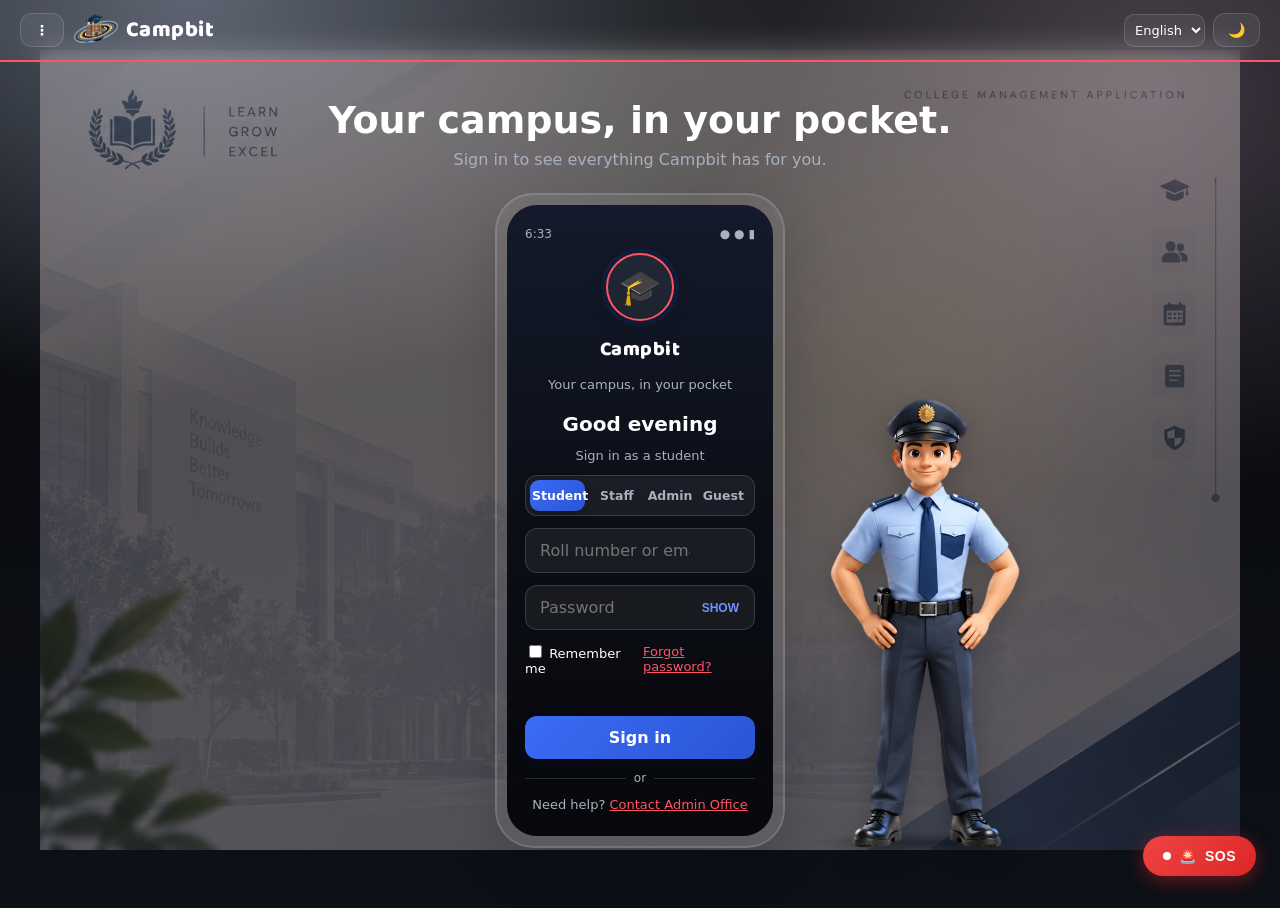
<file: website/static/index.html>
<!DOCTYPE html>
<html lang="en" data-palette="classic">
<head>
<meta charset="utf-8">
<meta name="viewport" content="width=device-width, initial-scale=1, viewport-fit=cover">
<title>CampBit</title>
<link rel="preconnect" href="https://fonts.googleapis.com">
<link rel="preconnect" href="https://fonts.gstatic.com" crossorigin>
<link href="https://fonts.googleapis.com/css2?family=Baloo+2:wght@700;800&display=swap" rel="stylesheet">
<link rel="stylesheet" href="style.css?v=20261010a">
</head>
<body>

<!-- LOGIN PAGE (only page visible before sign-in) -->
<div id="loginView">
 <header class="bar"><div class="hl"><div class="kb">
<button class="btn ghost sm kbtn" data-kb type="button" aria-label="More options" aria-haspopup="menu" aria-expanded="false">⋮</button>
<div class="menu" role="menu"><button role="menuitem" data-sheet="about" type="button"><span aria-hidden="true">ℹ️</span> About us</button>
<button role="menuitem" data-sheet="complaint" type="button"><span aria-hidden="true">📝</span> Complaint box</button>
<button role="menuitem" data-sheet="issue" type="button"><span aria-hidden="true">🐞</span> Report an issue</button></div></div>
<span class="brand brand-font"><img class="brand-logo" src="logo.png" alt="" width="40" height="29" decoding="async">Campbit</span></div>
<div class="hr"><select class="langsel" aria-label="Language"><option value="en">English</option>
<option value="hi">हिन्दी</option><option value="or">ଓଡ଼ିଆ</option></select>
<button class="btn ghost sm themebtn" data-tt type="button" aria-label="Toggle light or dark mode" title="Toggle light / dark">🌙</button></div></header>

<main id="login" class="wrap">
<div class="lead"><h1 data-ih="lead">Your campus, in your <span class="red">pocket</span>
</h1><p>Sign in to see everything Campbit has for you.</p></div>
  <div class="phone" id="phoneBox" data-role="student"><div class="screen" id="scr"><div class="scr-in" id="scrIn">
   <div class="status"><span id="clock">9:41</span><span>● ● ▮</span></div>
   <div id="formPane" style="display:flex;flex-direction:column;gap:12px">
    <div class="logo" id="roleLogo" title="Role icon"><span class="logo-emoji">🎓</span></div>
    <h2 class="brand-font">Campbit</h2><p>Your campus, in your pocket</p>
    <h2 id="greet" style="margin-top:8px">Welcome back</h2><p id="roleHint">Sign in as a student</p>
    <div class="seg" id="seg" role="tablist"><button type="button" class="on" data-role="student">Student</button>
    <button type="button" data-role="staff">Staff</button><button type="button" data-role="admin">Admin</button><button type="button" data-role="guest">Guest</button></div>
    <div class="field"><input id="user" placeholder="Roll number or email" autocomplete="username" aria-label="Roll number or email"></div>
    <div class="field"><input id="pass" type="password" placeholder="Password" autocomplete="current-password" aria-label="Password">
    <button type="button" class="show" id="toggle">SHOW</button></div>
    <div class="row"><label><input type="checkbox" id="remember"> Remember me</label>
    <a href="#" class="red" id="forgot">Forgot password?</a></div>
    <div class="err" id="err" role="alert"></div>
    <button class="btn" id="signin" type="button"><span class="spin" aria-hidden="true"></span><span class="lbl">Sign in</span></button>
    <div class="or">or</div>
    <p>Need help? <a class="red" href="mailto:admin@collegeconnect.example?subject=Help%20with%20College%20Connect">Contact Admin Office</a></p>
   </div>
   <div id="donePane" class="hidden">
    <div class="tick">✓</div><h2>You're signed in</h2><p>Welcome to Campbit.</p>
   </div>
  </div></div></div>
  <div class="mascot" aria-hidden="true"><span class="hello"></span><img class="guard" src="guard.webp" alt="" width="190" height="450" decoding="async" draggable="false"><div class="pose"><img class="guard-wave" src="guard-wave.webp" alt="" decoding="async" draggable="false"><img class="guard-hand" src="guard-hand.webp" alt="" decoding="async" draggable="false"></div><span class="wave-hand">👋</span></div>
 </main>
</div>

<!-- SITE (visible only after login) -->
<div id="siteView" class="hidden">
 <header class="bar"><div class="hl"><button class="btn ghost sm hamb" id="hamb" type="button" aria-label="Open menu" aria-expanded="false" aria-controls="drawer"><span class="hbars" aria-hidden="true"><i></i><i></i><i></i></span></button><div class="kb">
<button class="btn ghost sm kbtn" data-kb type="button" aria-label="More options" aria-haspopup="menu" aria-expanded="false">⋮</button>
<div class="menu" role="menu"><button role="menuitem" data-sheet="about" type="button"><span aria-hidden="true">ℹ️</span> About us</button>
<button role="menuitem" data-sheet="complaint" type="button"><span aria-hidden="true">📝</span> Complaint box</button>
<button role="menuitem" data-sheet="issue" type="button"><span aria-hidden="true">🐞</span> Report an issue</button>
<button role="menuitem" data-sheet="sos" type="button"><span aria-hidden="true">🚨</span> Emergency SOS &amp; Helpline</button>
</div></div><a class="brand" href="#" data-go="home">🎓 Campbit</a></div>
<div class="gsearch" id="gsearch" role="search"><span class="gicon" aria-hidden="true">🔍</span>
<input id="gq" type="search" placeholder="Search pages, notices, results…" autocomplete="off" enterkeyhint="search" aria-label="Search Campbit" aria-controls="gres" aria-expanded="false" aria-autocomplete="list">
<kbd class="gkey" aria-hidden="true">/</kbd><div class="gres" id="gres" role="listbox" hidden></div></div>
<div class="hr"><select class="langsel" aria-label="Language"><option value="en">English</option>
<option value="hi">हिन्दी</option><option value="or">ଓଡ଼ିଆ</option></select>
<button class="btn ghost sm themebtn" data-tt type="button" aria-label="Toggle light or dark mode" title="Toggle light / dark">🌙</button>
<button class="btn ghost sm" id="logout" type="button">Sign out</button></div></header>
 <div class="tabs" id="tabs" role="tablist"></div>
 <div class="wrap hidden" id="backrow"><button class="btn ghost sm" id="backBtn" data-back type="button">← Back</button></div>
 <main class="wrap">
  <section class="pg" id="pg-home"></section>
  <section class="pg hidden" id="pg-timetable"></section>
  <section class="pg hidden" id="pg-classes"></section>
  <section class="pg hidden" id="pg-attendance"></section>
  <section class="pg hidden" id="pg-exams"></section>
  <section class="pg hidden" id="pg-results"></section>
  <section class="pg hidden" id="pg-fees"></section>
  <section class="pg hidden" id="pg-opps"></section>
  <section class="pg hidden" id="pg-complaints"></section>
  <section class="pg hidden" id="pg-mess"></section>
  <section class="pg hidden" id="pg-students"></section>
  <section class="pg hidden" id="pg-staff"></section>
  <section class="pg hidden" id="pg-accounts"></section>
  <section class="pg hidden" id="pg-achievements"></section>
  <section class="pg hidden" id="pg-notices"></section>
  <section class="pg hidden" id="pg-holidays"></section>
  <section class="pg hidden" id="pg-leave"></section>
  <section class="pg hidden" id="pg-events"></section>
  <section class="pg hidden" id="pg-resources"></section>
  <section class="pg hidden" id="pg-recruit"></section>
  <section class="pg hidden" id="pg-profile"></section>
 </main>
 <footer>© 2026 Campbit · Demo data for preview only.</footer>
</div>

<button class="floating-sos-btn" data-sheet="sos" type="button" aria-label="Campus Emergency SOS" title="Campus Emergency SOS"><span class="sos-pulse-ring"></span>🚨 <span class="sos-label">SOS</span></button>

<div id="sheet" class="sheet hidden"><div class="sback" data-close></div>
<div class="spanel" role="dialog" aria-modal="true" aria-label="Details">
<button class="btn ghost sm sbk" data-close type="button">← Back</button>
<button class="sx" data-close type="button" aria-label="Close">✕</button>
<div id="sbody"></div></div></div>

<!-- Student menu (opened by the hamburger button) -->
<div id="drawer" class="drawer" aria-hidden="true" inert><div class="dback" data-dclose></div>
<nav class="dpanel" aria-label="Main menu">
<div class="dhead"><img class="dlogo" src="logo.png" alt="" width="46" height="34" decoding="async"><b class="brand-font">Campbit</b></div>
<div class="dwho" id="dwho"></div>
<div class="dlabel">Menu</div>
<div class="dlinks" id="dlinks"></div>
</nav></div>

<script src="api.js?v=20261010a"></script>
<script src="script.js?v=20261010a"></script>
<script>
if ('serviceWorker' in navigator) {
  window.addEventListener('load', function() {
    navigator.serviceWorker.register('/sw.js').catch(function(){});
  });
}
</script>
</body>
</html>
</file>
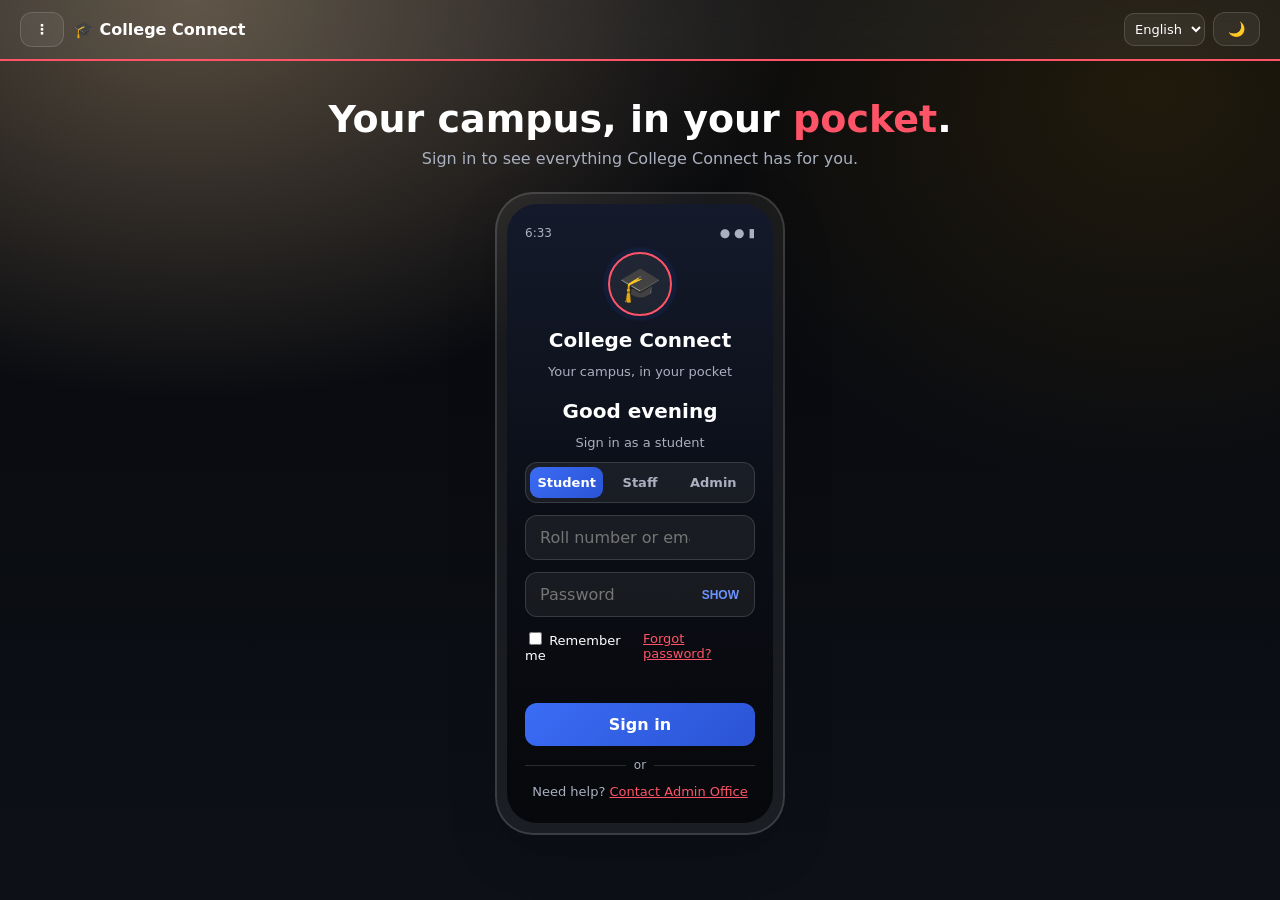
<file: website/main.html>
<!DOCTYPE html>
<html lang="en" data-palette="classic">
<head>
<meta charset="utf-8">
<meta name="viewport" content="width=device-width, initial-scale=1, viewport-fit=cover">
<title>College Connect</title>
<link rel="stylesheet" href="style.css">
</head>
<body>

<!-- LOGIN PAGE (only page visible before sign-in) -->
<div id="loginView">
 <header class="bar"><div class="hl"><div class="kb">
<button class="btn ghost sm kbtn" data-kb type="button" aria-label="More options" aria-haspopup="menu" aria-expanded="false">⋮</button>
<div class="menu" role="menu"><button role="menuitem" data-sheet="about" type="button"><span aria-hidden="true">ℹ️</span> About us</button>
<button role="menuitem" data-sheet="complaint" type="button"><span aria-hidden="true">📝</span> Complaint box</button>
<button role="menuitem" data-sheet="issue" type="button"><span aria-hidden="true">🐞</span> Report an issue</button></div></div>
<span class="brand">🎓 College Connect</span></div>
<div class="hr"><select class="langsel" aria-label="Language"><option value="en">English</option>
<option value="hi">हिन्दी</option><option value="or">ଓଡ଼ିଆ</option></select>
<button class="btn ghost sm themebtn" data-tt type="button" aria-label="Toggle light or dark mode" title="Toggle light / dark">🌙</button></div></header>

<main id="login" class="wrap">
<div class="lead"><h1 data-ih="lead">Your campus, in your <span class="red">pocket</span>
</h1><p>Sign in to see everything College Connect has for you.</p></div>
  <div class="phone" id="phoneBox" data-role="student"><div class="screen" id="scr"><div class="scr-in" id="scrIn">
   <div class="status"><span id="clock">9:41</span><span>● ● ▮</span></div>
   <div id="formPane" style="display:flex;flex-direction:column;gap:12px">
    <div class="logo" id="roleLogo">🎓</div>
    <h2>College Connect</h2><p>Your campus, in your pocket</p>
    <h2 id="greet" style="margin-top:8px">Welcome back</h2><p id="roleHint">Sign in as a student</p>
    <div class="seg" id="seg" role="tablist"><button type="button" class="on" data-role="student">Student</button>
    <button type="button" data-role="staff">Staff</button><button type="button" data-role="admin">Admin</button></div>
    <div class="field"><input id="user" placeholder="Roll number or email" autocomplete="username" aria-label="Roll number or email"></div>
    <div class="field"><input id="pass" type="password" placeholder="Password" autocomplete="current-password" aria-label="Password">
    <button type="button" class="show" id="toggle">SHOW</button></div>
    <div class="row"><label><input type="checkbox" id="remember"> Remember me</label>
    <a href="#" class="red" id="forgot">Forgot password?</a></div>
    <div class="err" id="err" role="alert"></div>
    <button class="btn" id="signin" type="button"><span class="spin" aria-hidden="true"></span><span class="lbl">Sign in</span></button>
    <div class="or">or</div>
    <p>Need help? <a class="red" href="mailto:admin@collegeconnect.example?subject=Help%20with%20College%20Connect">Contact Admin Office</a></p>
   </div>
   <div id="donePane" class="hidden">
    <div class="tick">✓</div><h2>You're signed in</h2><p>Welcome to College Connect.</p>
   </div>
  </div></div></div>
 </main>
</div>

<!-- SITE (visible only after login) -->
<div id="siteView" class="hidden">
 <header class="bar"><div class="hl"><div class="kb">
<button class="btn ghost sm kbtn" data-kb type="button" aria-label="More options" aria-haspopup="menu" aria-expanded="false">⋮</button>
<div class="menu" role="menu"><button role="menuitem" data-sheet="about" type="button"><span aria-hidden="true">ℹ️</span> About us</button>
<button role="menuitem" data-sheet="complaint" type="button"><span aria-hidden="true">📝</span> Complaint box</button>
<button role="menuitem" data-sheet="issue" type="button"><span aria-hidden="true">🐞</span> Report an issue</button>
</div></div><a class="brand" href="#" data-go="home">🎓 College Connect</a></div>
<div class="hr"><select class="langsel" aria-label="Language"><option value="en">English</option>
<option value="hi">हिन्दी</option><option value="or">ଓଡ଼ିଆ</option></select>
<button class="btn ghost sm themebtn" data-tt type="button" aria-label="Toggle light or dark mode" title="Toggle light / dark">🌙</button>
<button class="btn ghost sm" id="logout" type="button">Sign out</button></div></header>
 <div class="tabs" id="tabs" role="tablist"></div>
 <main class="wrap">
  <section class="pg" id="pg-home"></section>
  <section class="pg hidden" id="pg-timetable"></section>
  <section class="pg hidden" id="pg-attendance"></section>
  <section class="pg hidden" id="pg-results"></section>
  <section class="pg hidden" id="pg-fees"></section>
  <section class="pg hidden" id="pg-opps"></section>
  <section class="pg hidden" id="pg-complaints"></section>
  <section class="pg hidden" id="pg-mess"></section>
  <section class="pg hidden" id="pg-students"></section>
  <section class="pg hidden" id="pg-staff"></section>
  <section class="pg hidden" id="pg-achievements"></section>
  <section class="pg hidden" id="pg-notices"></section>
  <section class="pg hidden" id="pg-holidays"></section>
  <section class="pg hidden" id="pg-scholarships"></section>
  <section class="pg hidden" id="pg-leave"></section>
  <section class="pg hidden" id="pg-profile"></section>
 </main>
 <footer>© 2026 College Connect · Demo data for preview only.</footer>
</div>

<div id="sheet" class="sheet hidden"><div class="sback" data-close></div>
<div class="spanel" role="dialog" aria-modal="true" aria-label="Details">
<button class="sx" data-close type="button" aria-label="Close">✕</button>
<div id="sbody"></div></div></div>

<script src="script.js"></script>
</body>
</html>
</file>
<file: website/static/style.css>
/* ==========================================================================
   STYLESHEET: Login + Site App (Classic palette)
   --------------------------------------------------------------------------
   TABLE OF CONTENTS
    1.  Theme palettes (light / dark design tokens)
    2.  Base & reset
    3.  Layout helpers
    4.  Top bar & navigation
    5.  Buttons
    6.  Phone mockup & login screen
    7.  Landing site (hero, sections, cards, footer)
    8.  Tabs & pages
    9.  Dashboard widgets (stats, meters, lists, badges, chips)
   10.  Profile (key/value grid, avatar)
   11.  Timetable (timeline, weekly table, next-class banner)
   12.  Forms & segmented control
   13.  Menu, bottom sheet & notes
   14.  Misc (language select, tags, step tracker)
   15.  Animations (keyframes + where they are used)
   16.  Motion preferences & print
   17.  Login extras, notifications & notice dot (restored styles)
   18.  Profile photo & admin profile editing
   19.  Login page mascot (standing character)
   20.  Search boxes & suggestions
   21.  Back buttons
   ========================================================================== */


/* ==========================================================================
   1. THEME PALETTES
   --------------------------------------------------------------------------
   All colours live in CSS variables so a theme switch only changes tokens.
   ========================================================================== */

/* ---- Light palette (default) ----
   Taken from the reference screenshot: slate blue (#9EAFBE) at the top of the
   page easing into warm peach cream (#F8E5CC) at the bottom, deep navy text and
   buttons (#0D0F20 / #081131), frosted glass controls and a muted amber accent. */
:root[data-palette="classic"] {
  /* Page background gradient (top -> bottom) + soft corner glows */
  --bg1: #9EAFC4;
  --bg2: #F8E5CC;
  --glow-blue: rgba(161, 175, 199, .50);
  --glow-red: rgba(190, 165, 190, .30);

  /* Solid surface for menus, sheets and dropdowns */
  --panel: #E9E5DD;

  /* Text */
  --text: #0D0F20;
  --muted: #2F3A4E;

  /* Buttons */
  --btn1: #14214F;
  --btn2: #081131;
  --btn-text: #ffffff;

  /* Translucent "glass" surfaces */
  --ghost: rgba(255, 255, 255, .26);
  --ghost-border: rgba(255, 255, 255, .55);

  /* Accents & status colours */
  --blue: #14214F;
  --red: #B3382A;
  --error: #B3382A;
  --accent: #14214F;
  --gold: #C28B45;
  --word-accent: currentColor;     /* headline keeps one colour (navy) in the light theme */

  /* Top bar background */
  --bar: rgba(158, 175, 190, .90);

  /* Phone frame + screen gradient */
  --frame: rgba(228, 232, 232, .60);
  --frame-border: rgba(255, 255, 255, .75);
  --scr1: #A1B0BE;
  --scr2: #E4C6A4;
  --scr3: #EDDDC1;

  /* Inputs & dividers */
  --input: #FBFAF7;
  --line: rgba(13, 15, 32, .18);

  /* Tints (used for highlights / focus rings) */
  --t10: rgba(8, 17, 49, .10);
  --t15: rgba(8, 17, 49, .14);
  --t50: rgba(8, 17, 49, .45);
  --t6: rgba(8, 17, 49, .06);
}

/* ---- Dark palette via OS preference ----
   NOTE: this block is wrapped in `prefers-color-scheme: light` in the
   original code. That looks like a typo for `dark`, but it is kept as-is
   so behaviour does not change. */
@media (prefers-color-scheme: light) {
  :root[data-palette="classic"]:not([data-theme="light"]) {
    --bg1: #07080b;
    --bg2: #0d1017;
    --text: #ffffff;
    --muted: #a9b0bf;
    --btn1: #3b6cf5;
    --btn2: #2a54d4;
    --blue: #6b93ff;
    --red: #ff5468;
    --error: #ff6b7d;
    --bar: rgba(255, 255, 255, .06);
    --ghost: rgba(255, 255, 255, .06);
    --ghost-border: rgba(255, 255, 255, .14);
    --frame: rgba(255, 255, 255, .06);
    --frame-border: rgba(255, 255, 255, .14);
    --scr1: #141a2b;
    --scr2: #0b0e16;
    --scr3: #07080b;
    --input: rgba(255, 255, 255, .06);
    --line: rgba(255, 255, 255, .14);
    --accent: #ff5468;
    --gold: #ff5468;
    --t10: rgba(29, 78, 216, .1);
    --t15: rgba(29, 78, 216, .15);
    --t50: rgba(29, 78, 216, .5);
    --t6: rgba(215, 38, 61, .06);
  }
}

/* ---- Dark palette via manual toggle (data-theme="dark") ---- */
:root[data-palette="classic"][data-theme="dark"] {
  --bg1: #07080b;
  --bg2: #0d1017;
  --text: #ffffff;
  --muted: #a9b0bf;
  --btn1: #3b6cf5;
  --btn2: #2a54d4;
  --blue: #6b93ff;
  --red: #ff5468;
  --error: #ff6b7d;
  --bar: rgba(255, 255, 255, .06);
  --ghost: rgba(255, 255, 255, .06);
  --ghost-border: rgba(255, 255, 255, .14);
  --frame: rgba(255, 255, 255, .06);
  --frame-border: rgba(255, 255, 255, .14);
  --scr1: #141a2b;
  --scr2: #0b0e16;
  --scr3: #07080b;
  --input: rgba(255, 255, 255, .06);
  --line: rgba(255, 255, 255, .14);
  --accent: #ff5468;
  --gold: #ff5468;
  --t10: rgba(29, 78, 216, .1);
  --t15: rgba(29, 78, 216, .15);
  --t50: rgba(29, 78, 216, .5);
  --t6: rgba(215, 38, 61, .06);
}


/* ==========================================================================
   2. BASE & RESET
   ========================================================================== */

/* Keep content clear of phone notches / home bars */
:root {
  box-sizing: border-box;
  padding-top: env(safe-area-inset-top, 0px);
  padding-bottom: env(safe-area-inset-bottom, 0px);
}

html {
  scroll-padding-top: env(safe-area-inset-top, 0px);
  scroll-behavior: smooth;
}

*,
*::before,
*::after {
  box-sizing: inherit;
}

body {
  margin: 0;
  min-height: 100vh;
  font-family: system-ui, -apple-system, "Segoe UI", Roboto, sans-serif;
  color: var(--text);
  background:
    radial-gradient(600px 400px at 15% 0%, var(--glow-blue), transparent),
    radial-gradient(500px 400px at 90% 10%, var(--glow-red), transparent),
    linear-gradient(180deg, var(--bg1), var(--bg2));
  background-color: var(--bg1);
  overflow-x: clip; /* prevent sideways scroll from slide animations */
}

/* Corner glow colours for dark mode (dark is the fallback) */
:root[data-theme="dark"] body,
:root:not([data-theme="light"]) body {
  --glow-blue: rgba(59, 108, 245, .18);
  --glow-red: rgba(255, 84, 104, .10);
}

/* Corner glow colours for light mode */
@media (prefers-color-scheme: light) {
  :root:not([data-theme="dark"]) body {
    --glow-blue: rgba(161, 175, 199, .50);
    --glow-red: rgba(190, 165, 190, .30);
  }
}

a {
  color: var(--blue);
}

/* Visible keyboard focus for accessibility */
:focus-visible {
  outline: 2px solid var(--blue);
  outline-offset: 2px;
}


/* ==========================================================================
   3. LAYOUT HELPERS
   ========================================================================== */

/* Centered content column */
.wrap {
  max-width: 1000px;
  margin: 0 auto;
  padding: 0 20px;
}

/* Force-hide an element (used by JS to switch views) */
.hidden {
  display: none !important;
}


/* ==========================================================================
   4. TOP BAR & NAVIGATION
   ========================================================================== */

/* Sticky header with a gold underline */
.bar {
  position: sticky;
  top: env(safe-area-inset-top, 0px);
  z-index: 5;
  display: flex;
  align-items: center;
  justify-content: space-between;
  padding: 12px 20px;
  background: var(--bar);
  backdrop-filter: blur(12px);
  border-bottom: 2px solid var(--gold);
}

/* Logo + site name */
.brand {
  display: flex;
  gap: 8px;
  align-items: center;
  font-weight: 700;
  color: var(--text);
  text-decoration: none;
}

/* Right-hand nav links */
nav {
  display: flex;
  gap: 16px;
  align-items: center;
  font-size: 14px;
}

nav a {
  color: var(--text);
  text-decoration: none;
}

/* Header right-side group (theme button, language, etc.) */
.hr {
  display: flex;
  gap: 8px;
  align-items: center;
}

/* Header left-side group */
.hl {
  display: flex;
  align-items: center;
  gap: 10px;
}

/* Light/dark toggle button */
.themebtn {
  padding: 7px 11px;
  font-size: 16px;
  line-height: 1;
}


/* ==========================================================================
   5. BUTTONS
   ========================================================================== */

.btn {
  display: inline-block;
  border: 0;
  cursor: pointer;
  font: inherit;
  font-weight: 600;
  padding: 12px 22px;
  border-radius: 12px;
  color: var(--btn-text, #fff);
  background: linear-gradient(135deg, var(--btn1), var(--btn2));
  text-decoration: none;
  transition: transform .25s cubic-bezier(0.34, 1.56, 0.64, 1), box-shadow .25s ease, background .25s ease, opacity .2s;
}

.btn:hover {
  transform: translateY(-2px);
  box-shadow: 0 8px 20px rgba(0, 0, 0, .14);
}

.btn:active {
  transform: scale(.96) translateY(0);
}

/* Sign-in button with luminous shimmer sweep */
.btn#signin {
  position: relative;
  overflow: hidden;
  box-shadow: 0 6px 18px rgba(8, 17, 49, .22);
}

.btn#signin::after {
  content: "";
  position: absolute;
  top: -50%;
  left: -80%;
  width: 50%;
  height: 200%;
  background: linear-gradient(90deg, transparent, rgba(255, 255, 255, 0.35), transparent);
  transform: rotate(25deg);
  pointer-events: none;
  opacity: 0;
  transition: opacity .2s;
}

.btn#signin:hover::after {
  opacity: 1;
  animation: btnShimmerSweep 1.2s infinite;
}

@keyframes btnShimmerSweep {
  from { transform: translateX(0) rotate(25deg); }
  to   { transform: translateX(450%) rotate(25deg); }
}

.btn#signin:hover {
  transform: translateY(-2px);
  box-shadow: 0 10px 24px rgba(8, 17, 49, .28);
}

.btn#signin:active {
  transform: scale(.96) translateY(0);
}

/* Variant: transparent "glass" button */
.btn.ghost {
  background: var(--ghost);
  color: var(--text);
  border: 1px solid var(--ghost-border);
}

/* Variant: small */
.btn.sm {
  padding: 8px 14px;
  font-size: 14px;
}

.btn:disabled {
  opacity: .5;
  cursor: not-allowed;
}


/* ==========================================================================
   6. PHONE MOCKUP & LOGIN SCREEN
   ========================================================================== */

/* Outer phone frame */
.phone {
  width: 290px;
  margin: 0 auto;
  padding: 10px;
  border-radius: 38px;
  background: var(--frame);
  border: 2px solid var(--frame-border);
  box-shadow: 0 20px 50px rgba(0, 0, 0, .15);
}

/* Inner screen */
.screen {
  display: flex;
  flex-direction: column;
  gap: 12px;
  min-height: 460px;
  padding: 22px 18px 24px;
  border-radius: 30px;
  background: linear-gradient(180deg, var(--scr1), var(--scr2), var(--scr3));
}

/* Fake status bar (time / battery) */
.status {
  display: flex;
  justify-content: space-between;
  font-size: 12px;
  color: var(--muted);
}

.logo {
  font-size: 34px;
  text-align: center;
}

.screen h2 {
  margin: 0;
  text-align: center;
  font-size: 20px;
}

.screen p {
  margin: 0;
  text-align: center;
  color: var(--muted);
  font-size: 13px;
}

/* ---- Form field with "Show" password toggle ---- */
.field {
  position: relative;
}

.field input {
  width: 100%;
  padding: 12px 64px 12px 14px; /* extra right padding for the Show button */
  border-radius: 12px;
  border: 1px solid var(--line);
  background: var(--input);
  color: var(--text);
  font: inherit;
  transition: border-color .25s ease, box-shadow .25s ease, transform .25s cubic-bezier(0.34, 1.56, 0.64, 1), background-color .25s ease;
}

.field input:focus {
  outline: none;
  border-color: var(--ring, var(--blue));
  box-shadow: 0 0 0 4px var(--t15), 0 4px 14px rgba(0, 0, 0, .06);
  transform: translateY(-1.5px);
  background: #ffffff;
}

.show {
  position: absolute;
  right: 10px;
  top: 50%;
  transform: translateY(-50%);
  background: none;
  border: 0;
  color: var(--blue);
  font-weight: 700;
  font-size: 12px;
  cursor: pointer;
  transition: transform .2s cubic-bezier(0.34, 1.56, 0.64, 1), color .2s ease;
}

.show:hover {
  transform: translateY(-50%) scale(1.15);
  color: var(--gold);
}

.show:active {
  transform: translateY(-50%) scale(0.92);
}

/* "Remember me" / "Forgot password" row */
.row {
  display: flex;
  justify-content: space-between;
  align-items: center;
  font-size: 13px;
}

.row input {
  accent-color: var(--blue);
  cursor: pointer;
  transition: transform .2s ease;
}

.row input:active {
  transform: scale(0.85);
}

/* Accent-coloured text */
.red {
  color: var(--accent);
  transition: color .2s ease, opacity .2s ease;
}

.red:hover {
  opacity: .85;
}

/* Error message under inputs */
.err {
  min-height: 16px;
  text-align: center;
  color: var(--error);
  font-size: 13px;
}

.err:not(:empty) {
  animation: errDropShake .4s cubic-bezier(0.2, 0.9, 0.3, 1.2) both;
}

@keyframes errDropShake {
  0%   { opacity: 0; transform: translateY(-10px) scale(0.95); }
  40%  { opacity: 1; transform: translateY(2px) scale(1.02); }
  60%  { transform: translateX(-5px); }
  80%  { transform: translateX(5px); }
  100% { opacity: 1; transform: translateY(0) scale(1); }
}

/* "— or —" divider */
.or {
  display: flex;
  align-items: center;
  gap: 8px;
  color: var(--muted);
  font-size: 12px;
}

.or::before,
.or::after {
  content: "";
  flex: 1;
  height: 1px;
  background: var(--line);
}

/* Success checkmark circle */
.tick {
  display: grid;
  place-items: center;
  width: 68px;
  height: 68px;
  margin: 40px auto 12px;
  border-radius: 50%;
  font-size: 32px;
  color: #fff;
  background: linear-gradient(135deg, var(--btn1), var(--btn2));
  box-shadow: 0 10px 28px rgba(8, 17, 49, .25);
  animation: tickCelebration .65s cubic-bezier(0.34, 1.56, 0.64, 1) both;
}

@keyframes tickCelebration {
  0%   { opacity: 0; transform: scale(0.2) rotate(-45deg); box-shadow: 0 0 0 0 rgba(20, 33, 79, 0.5); }
  60%  { opacity: 1; transform: scale(1.3) rotate(8deg); box-shadow: 0 0 35px 12px rgba(20, 33, 79, 0.3); }
  100% { opacity: 1; transform: scale(1) rotate(0deg); box-shadow: 0 8px 24px rgba(0, 0, 0, 0.15); }
}

/* ---- Login section wrapper ---- */
#login {
  padding: 36px 0 60px;
}

#login .lead {
  text-align: center;
  margin-bottom: 24px;
}

#login .lead h1 {
  font-size: clamp(26px, 5vw, 38px);
  margin: 0 0 8px;
}

.lead p {
  color: var(--muted);
  margin: 0;
}


/* ==========================================================================
   7. LANDING SITE (hero, sections, cards, CTA, footer)
   ========================================================================== */

/* Hero: text on the left, phone on the right */
.hero {
  display: grid;
  grid-template-columns: 1.1fr .9fr;
  gap: 30px;
  align-items: center;
  padding: 60px 0;
}

.hero h1 {
  font-size: clamp(34px, 6vw, 56px);
  line-height: 1.05;
  margin: 0 0 14px;
}

.hero p {
  color: var(--muted);
  font-size: 18px;
  margin: 0 0 24px;
}

/* Row of call-to-action buttons */
.btns {
  display: flex;
  gap: 12px;
  flex-wrap: wrap;
}

/* Generic content section */
section.block {
  padding: 40px 0;
}

section.block > .wrap > h2 {
  font-size: clamp(24px, 4vw, 34px);
  margin: 0 0 6px;
}

.sub {
  color: var(--muted);
  margin: 0 0 24px;
}

/* Responsive card grid */
.cards {
  display: grid;
  grid-template-columns: repeat(auto-fit, minmax(220px, 1fr));
  gap: 16px;
}

.card {
  padding: 22px;
  border-radius: 18px;
  background: var(--ghost);
  border: 1px solid var(--ghost-border);
  backdrop-filter: blur(10px);
}

.card h3 {
  margin: 0 0 8px;
}

.card p {
  margin: 0;
  color: var(--muted);
}

/* Bottom call-to-action banner */
.cta {
  padding: 40px 20px;
  text-align: center;
  border-radius: 24px;
  background: var(--ghost);
  border: 1px solid var(--ghost-border);
}

footer {
  padding: 30px 20px;
  text-align: center;
  color: var(--muted);
  font-size: 14px;
}

/* Mobile: stack hero, hide long nav links */
@media (max-width: 760px) {
  .hero {
    grid-template-columns: 1fr;
    padding: 30px 0;
  }

  nav a.l {
    display: none;
  }
}


/* ==========================================================================
   8. TABS & PAGES
   ========================================================================== */

/* Sticky tab strip under the header (scrolls sideways on small screens) */
.tabs {
  display: flex;
  gap: 8px;
  overflow-x: auto;
  padding: 10px 20px;
  background: var(--bar);
  border-bottom: 1px solid var(--line);
  position: sticky;
  top: calc(env(safe-area-inset-top, 0px) + 51px); /* 51px = header height */
  z-index: 4;
}

/* Single tab pill */
.tab {
  position: relative;
  z-index: 1; /* sits above the sliding .pill */
  flex: none;
  border: 1px solid var(--ghost-border);
  background: var(--ghost);
  color: var(--text);
  font: inherit;
  font-size: 14px;
  font-weight: 600;
  padding: 8px 14px;
  border-radius: 999px;
  cursor: pointer;
}

/* Active tab (background comes from the sliding .pill) */
.tab.on {
  background: transparent;
  border-color: transparent;
  color: #fff;
}

/* Sliding highlight that moves behind the active tab */
.pill {
  position: absolute;
  left: 0;
  top: 10px;
  bottom: 10px;
  width: 0;
  border-radius: 999px;
  background: linear-gradient(135deg, var(--btn1), var(--btn2));
  transition: transform .4s cubic-bezier(.4, 0, .2, 1),
              width .4s cubic-bezier(.4, 0, .2, 1);
  z-index: 0;
  pointer-events: none;
}

/* A page inside the tab area */
.pg {
  padding: 26px 0 40px;
}

.pg h2 {
  margin: 0 0 4px;
  font-size: clamp(22px, 4vw, 30px);
}

/* Page slide direction when switching tabs */
.pg.from-r {
  animation: inr .25s ease;
}

.pg.from-l {
  animation: inl .25s ease;
}

/* Hint text under swipeable areas */
.swipe-hint {
  text-align: center;
  font-size: 12px;
  color: var(--muted);
  margin: 6px 0 0;
}


/* ==========================================================================
   9. DASHBOARD WIDGETS
   ========================================================================== */

/* Grid of stat tiles */
.grid {
  display: grid;
  grid-template-columns: repeat(auto-fit, minmax(200px, 1fr));
  gap: 14px;
  margin-bottom: 20px;
}

/* Clickable stat tile */
.stat {
  padding: 18px;
  border-radius: 16px;
  background: var(--ghost);
  border: 1px solid var(--ghost-border);
  cursor: pointer;
  text-align: left;
  color: var(--text);
  font: inherit;
}

.stat b {
  display: block;
  font-size: 26px;
  margin: 4px 0;
}

.stat span {
  color: var(--muted);
  font-size: 13px;
}

/* Progress bar */
.meter {
  height: 8px;
  border-radius: 99px;
  background: var(--line);
  overflow: hidden;
}

.meter i {
  display: block;
  height: 100%;
  background: var(--blue);
}

/* Low value = red bar */
.meter i.low {
  background: var(--red);
}

/* Vertical list of items */
.list {
  display: grid;
  gap: 12px;
}

.item {
  padding: 16px;
  border-radius: 14px;
  background: var(--ghost);
  border: 1px solid var(--ghost-border);
}

.item .top {
  display: flex;
  justify-content: space-between;
  align-items: center;
  gap: 10px;
  flex-wrap: wrap;
}

.item p {
  margin: 6px 0 0;
  color: var(--muted);
  font-size: 14px;
}

.item select {
  width: 100%;
  padding: 10px;
  border-radius: 12px;
  border: 1px solid var(--line);
  background: var(--input);
  color: var(--text);
  font: inherit;
}

/* Small status label */
.badge {
  font-size: 12px;
  font-weight: 700;
  padding: 3px 10px;
  border-radius: 99px;
  border: 1px solid var(--line);
}

.badge.ok {
  color: #15803d;
  border-color: #15803d;
}

.badge.bad {
  color: var(--red);
  border-color: var(--red);
}

.badge.yr {
  color: var(--accent);
  border-color: var(--accent);
  background: rgba(37, 99, 235, 0.08);
}

.badge.time {
  color: #0284c7;
  border-color: #0284c7;
  background: rgba(2, 132, 199, 0.08);
}

.badge.time-exp {
  color: var(--red);
  border-color: var(--red);
  background: rgba(220, 38, 38, 0.08);
}

/* Filter chips */
.chips {
  display: flex;
  gap: 8px;
  flex-wrap: wrap;
  margin: 14px 0;
}

.chip {
  border: 1px solid var(--line);
  background: none;
  color: var(--text);
  font: inherit;
  font-size: 13px;
  padding: 6px 12px;
  border-radius: 99px;
  cursor: pointer;
}

.chip.on {
  background: var(--blue);
  color: #fff;
  border-color: var(--blue);
}

/* Small footnote text */
.demo {
  font-size: 12px;
  color: var(--muted);
  margin-top: 16px;
}


/* ==========================================================================
   10. PROFILE (key/value grid + avatar)
   ========================================================================== */

.kv {
  display: grid;
  grid-template-columns: repeat(auto-fit, minmax(200px, 1fr));
  gap: 12px;
}

.kv div {
  padding: 14px;
  border-radius: 12px;
  background: var(--ghost);
  border: 1px solid var(--ghost-border);
}

.kv small {
  display: block;
  color: var(--muted);
  font-size: 12px;
}

/* Circular initial avatar */
.avatar {
  display: grid;
  place-items: center;
  width: 80px;
  height: 80px;
  border-radius: 50%;
  font-size: 32px;
  font-weight: 700;
  color: #fff;
  background: linear-gradient(135deg, var(--btn1), var(--gold));
}


/* ==========================================================================
   11. TIMETABLE
   ========================================================================== */

/* Card wrapping the timetable */
.ttcard {
  padding: 18px;
  border-radius: 18px;
  background: var(--ghost);
  border: 1px solid var(--ghost-border);
}

/* "Next class" banner */
.next {
  margin: 12px 0 16px;
  padding: 10px 12px;
  border-radius: 12px;
  background: linear-gradient(135deg, var(--btn1), var(--btn2));
  color: #fff;
  font-size: 14px;
}

/* ---- Daily timeline ---- */
.tl {
  display: grid;
  gap: 0;
}

/* One row: [time] [dot] [details] */
.slot {
  position: relative;
  display: grid;
  grid-template-columns: 72px 14px 1fr;
  gap: 10px;
  align-items: start;
  padding-bottom: 14px;
}

/* Vertical connector line between dots */
.slot::before {
  content: "";
  position: absolute;
  left: 82px;
  top: 16px;
  bottom: -4px;
  width: 2px;
  background: var(--line);
}

.slot:last-child::before {
  display: none;
}

.slot .tm {
  font-size: 12px;
  font-weight: 700;
  text-align: right;
  padding-top: 2px;
}

.slot .tm small {
  display: block;
  color: var(--muted);
  font-weight: 400;
}

.slot .dot {
  position: relative;
  z-index: 1;
  width: 12px;
  height: 12px;
  margin-top: 4px;
  border-radius: 50%;
  background: var(--line);
}

.slot .info {
  padding: 10px 12px;
  border-radius: 12px;
  border: 1px solid var(--line);
  background: var(--input);
}

.slot .info b {
  font-size: 15px;
}

.slot .info p {
  margin: 4px 0 0;
  font-size: 13px;
  color: var(--muted);
}

/* State: currently happening */
.slot.now .dot {
  background: var(--blue);
  box-shadow: 0 0 0 4px var(--glow-blue);
}

.slot.now .info {
  border-color: var(--blue);
}

/* State: already finished */
.slot.done {
  opacity: .55;
}

.slot.done .dot {
  background: #15803d;
}

/* State: break (dashed, no fill) */
.slot.brk .info {
  border-style: dashed;
  background: none;
}

/* State: slot the user has taken/selected */
.slot .info[data-take] {
  border-color: var(--blue);
  box-shadow: 0 0 0 3px var(--t15);
}

/* Date badge next to a heading (e.g. "12 / Oct") */
.hd {
  display: grid;
  grid-template-columns: 56px 1fr;
  gap: 12px;
  align-items: center;
}

.dt {
  text-align: center;
  padding: 6px 0;
  border-radius: 12px;
  background: var(--input);
  border: 1px solid var(--line);
}

.dt b {
  display: block;
  font-size: 20px;
}

.dt small {
  color: var(--muted);
  font-size: 11px;
}

/* ---- Weekly table ---- */
.wk {
  overflow-x: auto;
  margin-top: 6px;
  border-radius: 14px;
  border: 1px solid var(--line);
}

.wk table {
  border-collapse: collapse;
  width: 100%;
  min-width: 640px;
  font-size: 13px;
}

.wk th,
.wk td {
  border: 1px solid var(--line);
  padding: 8px;
  text-align: center;
  vertical-align: middle;
}

.wk thead th {
  background: var(--ghost);
}

/* Sticky time column on the left */
.wk th.tm {
  position: sticky;
  left: 0;
  text-align: right;
  white-space: nowrap;
  background: var(--panel);
  font-size: 12px;
}

.wk th.tm small {
  display: block;
  font-weight: 400;
  color: var(--muted);
}

/* Class cell */
.wk td.c b {
  display: block;
}

.wk td.c small {
  color: var(--muted);
  font-size: 11px;
}

/* Lab cell highlight */
.wk td.lab {
  background: var(--glow-blue);
}

/* Highlight today's column */
.wk td.tdy {
  box-shadow: inset 0 0 0 999px var(--t6);
}

.wk thead th.tdy {
  background: var(--accent);
  color: #fff;
}

/* Empty cell */
.emp {
  color: var(--muted);
}


/* ==========================================================================
   12. FORMS & SEGMENTED CONTROL
   ========================================================================== */

/* ---- Generic form ---- */
.frm label {
  display: block;
  font-size: 13px;
  color: var(--muted);
  margin: 12px 0 4px;
}

.frm input,
.frm select,
.frm textarea {
  width: 100%;
  padding: 11px 12px;
  border-radius: 12px;
  border: 1px solid var(--line);
  background: var(--input);
  color: var(--text);
  font: inherit;
}

.frm textarea {
  min-height: 80px;
  resize: vertical;
}

.frm .err {
  margin: 8px 0;
}

/* Two columns side by side */
.two {
  display: grid;
  grid-template-columns: 1fr 1fr;
  gap: 10px;
}

/* Three columns side by side */
.three {
  display: grid;
  grid-template-columns: 1fr 1fr 1fr;
  gap: 10px;
}

@media (max-width: 680px) {
  .three {
    grid-template-columns: 1fr;
  }
}

/* ---- Segmented control (role switcher: student / staff / admin) ---- */
/* ---- Segmented control (role switcher: student / staff / admin / guest) ---- */
.seg {
  position: relative;
  display: flex;
  padding: 4px;
  border-radius: 12px;
  background: var(--input);
  border: 1px solid var(--line);
  box-shadow: inset 0 1px 3px rgba(0, 0, 0, 0.05);
}

/* Sliding highlight (one fourth of the width) */
.seg::before {
  content: "";
  position: absolute;
  top: 4px;
  bottom: 4px;
  left: 4px;
  width: calc((100% - 8px) / 4);
  border-radius: 9px;
  background: linear-gradient(135deg, var(--btn1), var(--btn2));
  box-shadow: 0 2px 8px rgba(0, 0, 0, 0.22);
  transition: transform .45s cubic-bezier(0.34, 1.56, 0.64, 1), background .35s ease, box-shadow .35s ease;
}

/* Move highlight depending on the selected role with distinct theme colors */
.seg[data-r="staff"]::before {
  transform: translateX(100%);
  background: linear-gradient(135deg, #2f7d6b, #1b5246);
  box-shadow: 0 2px 10px rgba(47, 125, 107, 0.35);
}

.seg[data-r="admin"]::before {
  transform: translateX(200%);
  background: linear-gradient(135deg, #dc2626, #991b1b);
  box-shadow: 0 2px 10px rgba(220, 38, 38, 0.35);
}

.seg[data-r="guest"]::before {
  transform: translateX(300%);
  background: linear-gradient(135deg, #5b6fb5, #374785);
  box-shadow: 0 2px 10px rgba(91, 111, 181, 0.35);
}

.seg button {
  position: relative;
  z-index: 1;
  flex: 1;
  border: 0;
  background: none;
  color: var(--muted);
  font: inherit;
  font-size: 12.5px;
  font-weight: 600;
  padding: 8px 2px;
  border-radius: 9px;
  cursor: pointer;
  transition: color .25s ease, transform .2s cubic-bezier(0.34, 1.56, 0.64, 1);
  user-select: none;
  -webkit-user-select: none;
}

.seg button:hover {
  color: var(--text);
}

.seg button:active {
  transform: scale(0.92);
}

.seg button.on {
  background: none; /* highlight comes from ::before */
  color: #fff;
  font-weight: 700;
}

.seg button.btn-pop {
  animation: segBtnBounce .42s cubic-bezier(0.34, 1.56, 0.64, 1);
}

@keyframes segBtnBounce {
  0%   { transform: scale(0.90); }
  50%  { transform: scale(1.08); }
  100% { transform: scale(1); }
}


/* ==========================================================================
   13. MENU, BOTTOM SHEET & NOTES
   ========================================================================== */

/* ---- Dropdown (hamburger) menu ---- */
.kb {
  position: relative;
}

.kbtn {
  font-size: 18px;
  font-weight: 700;
  padding: 5px 12px;
  line-height: 1.2;
}

.menu {
  position: absolute;
  left: 0;
  top: calc(100% + 8px);
  min-width: 190px;
  padding: 6px;
  border-radius: 14px;
  background: var(--panel);
  border: 1px solid var(--line);
  box-shadow: 0 14px 34px rgba(0, 0, 0, .2);
  /* hidden state */
  opacity: 0;
  visibility: hidden;
  transform: translateY(-8px) scale(.96);
  transform-origin: top left;
  transition: opacity .2s, transform .2s, visibility .2s;
}

/* Visible state */
.kb.open .menu {
  opacity: 1;
  visibility: visible;
  transform: none;
}

.menu button {
  display: block;
  width: 100%;
  text-align: left;
  border: 0;
  background: none;
  color: var(--text);
  font: inherit;
  padding: 10px 12px;
  border-radius: 9px;
  cursor: pointer;
}

.menu button:hover {
  background: var(--ghost);
}

/* ---- Bottom sheet / modal ---- */
.sheet {
  position: fixed;
  inset: 0;
  z-index: 50;
  display: flex;
  align-items: flex-end; /* sheet sticks to the bottom on mobile */
  justify-content: center;
}

/* Dark overlay behind the sheet */
.sback {
  position: absolute;
  inset: 0;
  background: rgba(0, 0, 0, .5);
  animation: fade .25s;
}

/* The sheet panel itself */
.spanel {
  position: relative;
  width: 100%;
  max-width: 520px;
  max-height: 88vh;
  overflow: auto;
  padding: 26px 20px calc(24px + env(safe-area-inset-bottom, 0px));
  border-radius: 24px 24px 0 0;
  background: var(--panel);
  color: var(--text);
  border: 1px solid var(--line);
  animation: sup .4s cubic-bezier(.2, .8, .2, 1);
}

.spanel h2 {
  padding-right: 40px; /* room for the close button */
}

.spanel p {
  color: var(--muted);
  font-size: 14px;
}

.spanel .demo {
  margin-top: 12px;
}

/* Close (X) button */
.sx {
  position: absolute;
  top: 12px;
  right: 12px;
  width: 34px;
  height: 34px;
  border: 0;
  border-radius: 50%;
  background: var(--ghost);
  color: var(--text);
  font-size: 16px;
  cursor: pointer;
}

/* Desktop: centre the sheet like a dialog */
@media (min-width: 700px) {
  .sheet {
    align-items: center;
  }

  .spanel {
    border-radius: 24px;
    max-height: 85vh;
  }
}

/* ---- Highlighted note box ---- */
.note {
  padding: 12px 14px;
  margin-bottom: 6px;
  border-radius: 12px;
  border: 1px solid var(--blue);
  background: var(--t10);
  font-size: 14px;
}

/* Collapsible note (accordion) */
.ntb {
  display: flex;
  justify-content: space-between;
  align-items: center;
  gap: 10px;
  width: 100%;
  padding: 0;
  border: 0;
  background: none;
  color: var(--text);
  font: inherit;
  text-align: left;
  cursor: pointer;
}

.chev {
  display: inline-block;
  margin-left: 8px;
  font-style: normal;
  color: var(--muted);
  transition: transform .3s;
}

.nt.open .chev {
  transform: rotate(180deg);
}

/* Smooth height animation using grid rows (0fr -> 1fr) */
.dd {
  display: grid;
  grid-template-rows: 0fr;
  transition: grid-template-rows .35s ease;
}

.dd > div {
  overflow: hidden;
}

.nt.open .dd {
  grid-template-rows: 1fr;
}

/* ---- Social links ---- */
.socs {
  display: grid;
  grid-template-columns: repeat(auto-fit, minmax(150px, 1fr));
  gap: 10px;
}

.soc {
  display: flex;
  flex-wrap: wrap;
  align-items: center;
  gap: 4px 10px;
  padding: 12px 14px;
  border-radius: 12px;
  border: 1px solid var(--line);
  background: var(--input);
  color: var(--text);
  text-decoration: none;
  font-weight: 600;
  font-size: 14px;
}

/* Disabled / unavailable link */
.soc.off {
  opacity: .55;
  font-weight: 400;
}

.soc small {
  flex-basis: 100%;
  color: var(--muted);
  font-size: 11px;
}


/* ==========================================================================
   14. MISC (language select, tags, step tracker)
   ========================================================================== */

/* Language dropdown */
.langsel {
  max-width: 92px;
  padding: 7px 6px;
  border-radius: 10px;
  border: 1px solid var(--ghost-border);
  background: var(--ghost);
  color: var(--text);
  font: inherit;
  font-size: 13px;
}

/* Small pill tag */
.tag {
  display: inline-block;
  margin: 8px 6px 0 0;
  padding: 3px 9px;
  border-radius: 99px;
  border: 1px solid var(--line);
  background: var(--input);
  font-size: 12px;
}

/* Step tracker (dots joined by a line) */
.steps {
  display: flex;
  margin-top: 14px;
}

.stp {
  position: relative;
  flex: 1;
  text-align: center;
  font-size: 11px;
  color: var(--muted);
}

.stp i {
  position: relative;
  z-index: 1;
  display: block;
  width: 12px;
  height: 12px;
  margin: 0 auto 4px;
  border-radius: 50%;
  background: var(--line);
}

/* Connector line to the previous step */
.stp::before {
  content: "";
  position: absolute;
  top: 5px;
  left: -50%;
  width: 100%;
  height: 2px;
  background: var(--line);
}

.stp:first-child::before {
  display: none;
}

/* Completed step turns green */
.stp.done {
  color: var(--text);
}

.stp.done i,
.stp.done::before {
  background: #15803d;
}


/* ==========================================================================
   15. ANIMATIONS
   ========================================================================== */

/* ---- Keyframes ---- */
@keyframes rise   { from { opacity: 0; transform: translateY(14px); } }
@keyframes drop   { from { opacity: 0; transform: translateY(-100%); } }
@keyframes fade   { from { opacity: 0; } }
@keyframes popin  { from { opacity: 0; transform: scale(.6); } }
@keyframes shake  { 25% { transform: translateX(-5px); } 75% { transform: translateX(5px); } }
@keyframes grow   { from { transform: scaleX(0); } }
@keyframes pulse  { 0% { box-shadow: 0 0 0 0 var(--t50); } 100% { box-shadow: 0 0 0 10px transparent; } }
@keyframes slr    { from { opacity: 0; transform: translateX(44px); } }
@keyframes sll    { from { opacity: 0; transform: translateX(-44px); } }
@keyframes inr    { from { opacity: 0; transform: translateX(40px); } }
@keyframes inl    { from { opacity: 0; transform: translateX(-40px); } }
@keyframes sup    { from { transform: translateY(100%); } }
@keyframes outl   { to   { opacity: 0; transform: translateX(-60px); } }
@keyframes inr2   { from { opacity: 0; transform: translateX(60px); } }
@keyframes inl2   { from { opacity: 0; transform: translateX(-60px); } }

/* ---- Login view entrance ---- */
#loginView:not(.hidden) .bar {
  animation: drop .5s cubic-bezier(.2, .8, .2, 1);
}

#loginView .lead {
  animation: rise .6s .1s both;
}

#loginView .phone {
  animation: fade .5s .1s both;
}

/* ---- Site view entrance (after login) ---- */
#siteView.enter .bar {
  animation: drop .55s cubic-bezier(.2, .8, .2, 1);
}

#siteView.enter .tabs {
  animation: drop .6s .08s cubic-bezier(.2, .8, .2, 1) both;
}

#siteView.enter .tab {
  animation: popin .4s both;
}

/* Stagger each tab by 0.05s (supports up to 9 tabs) */
#siteView.enter .tab:nth-child(1) { animation-delay: 0.20s; }
#siteView.enter .tab:nth-child(2) { animation-delay: 0.25s; }
#siteView.enter .tab:nth-child(3) { animation-delay: 0.30s; }
#siteView.enter .tab:nth-child(4) { animation-delay: 0.35s; }
#siteView.enter .tab:nth-child(5) { animation-delay: 0.40s; }
#siteView.enter .tab:nth-child(6) { animation-delay: 0.45s; }
#siteView.enter .tab:nth-child(7) { animation-delay: 0.50s; }
#siteView.enter .tab:nth-child(8) { animation-delay: 0.55s; }
#siteView.enter .tab:nth-child(9) { animation-delay: 0.60s; }

/* ---- Cascading page content (.cas = "cascade") ---- */
.pg.cas > *:not(.list):not(.grid),
.pg.cas .list > *,
.pg.cas .grid > * {
  animation: rise .45s both;
}

/* Stagger direct children of the page (first 6) */
.pg.cas > *:not(.list):not(.grid):nth-child(1) { animation-delay: 0.00s; }
.pg.cas > *:not(.list):not(.grid):nth-child(2) { animation-delay: 0.05s; }
.pg.cas > *:not(.list):not(.grid):nth-child(3) { animation-delay: 0.10s; }
.pg.cas > *:not(.list):not(.grid):nth-child(4) { animation-delay: 0.15s; }
.pg.cas > *:not(.list):not(.grid):nth-child(5) { animation-delay: 0.20s; }
.pg.cas > *:not(.list):not(.grid):nth-child(6) { animation-delay: 0.25s; }

/* Stagger grid tiles (first 10) */
.pg.cas .grid > *:nth-child(1)  { animation-delay: 0.12s; }
.pg.cas .grid > *:nth-child(2)  { animation-delay: 0.17s; }
.pg.cas .grid > *:nth-child(3)  { animation-delay: 0.22s; }
.pg.cas .grid > *:nth-child(4)  { animation-delay: 0.27s; }
.pg.cas .grid > *:nth-child(5)  { animation-delay: 0.32s; }
.pg.cas .grid > *:nth-child(6)  { animation-delay: 0.37s; }
.pg.cas .grid > *:nth-child(7)  { animation-delay: 0.42s; }
.pg.cas .grid > *:nth-child(8)  { animation-delay: 0.47s; }
.pg.cas .grid > *:nth-child(9)  { animation-delay: 0.52s; }
.pg.cas .grid > *:nth-child(10) { animation-delay: 0.57s; }

/* Stagger list items (first 10) */
.pg.cas .list > *:nth-child(1)  { animation-delay: 0.12s; }
.pg.cas .list > *:nth-child(2)  { animation-delay: 0.17s; }
.pg.cas .list > *:nth-child(3)  { animation-delay: 0.22s; }
.pg.cas .list > *:nth-child(4)  { animation-delay: 0.27s; }
.pg.cas .list > *:nth-child(5)  { animation-delay: 0.32s; }
.pg.cas .list > *:nth-child(6)  { animation-delay: 0.37s; }
.pg.cas .list > *:nth-child(7)  { animation-delay: 0.42s; }
.pg.cas .list > *:nth-child(8)  { animation-delay: 0.47s; }
.pg.cas .list > *:nth-child(9)  { animation-delay: 0.52s; }
.pg.cas .list > *:nth-child(10) { animation-delay: 0.57s; }

/* ---- Component animations ---- */
.tick {
  animation: popin .5s cubic-bezier(.3, 1.6, .5, 1) both; /* bouncy check */
}

.err:not(:empty) {
  animation: shake .35s; /* shake when an error appears */
}

.wk,
.tl {
  animation: fade .4s both;
}

.meter i {
  transform-origin: left;
  animation: grow .9s .2s cubic-bezier(.2, .8, .2, 1) both;
}

.slot.now .dot {
  animation: pulse 1.6s infinite; /* pulsing "live" dot */
}

/* Slide-in helpers (JS adds these classes) */
.sl-r {
  animation: slr .42s cubic-bezier(.2, .8, .2, 1) both;
}

.sl-l {
  animation: sll .42s cubic-bezier(.2, .8, .2, 1) both;
}

/* ---- Hover / press feedback ---- */
.stat,
.item,
.btn,
.chip,
.tab {
  transition: transform .2s ease, box-shadow .2s ease, background .2s, color .2s;
}

/* Hover lift only on devices that actually support hover */
@media (hover: hover) {
  .stat:hover,
  .item:hover {
    transform: translateY(-2px);
    box-shadow: 0 8px 22px rgba(0, 0, 0, .12);
  }

  .btn:hover {
    transform: translateY(-1px);
  }
}

.btn:active,
.tab:active,
.chip:active {
  transform: scale(.97);
}

/* ---- Switching between login and site views ---- */
#loginView.slide-out  { animation: outl .38s ease both; }
#siteView.slide-in    { animation: inr2 .5s cubic-bezier(.2, .8, .2, 1) backwards; }
#loginView.slide-back { animation: inl2 .5s cubic-bezier(.2, .8, .2, 1) backwards; }


/* ==========================================================================
   16. MOTION PREFERENCES & PRINT
   ========================================================================== */

/* Respect "reduce motion" system setting: turn all animation off */
@media (prefers-reduced-motion: reduce) {
  *,
  *::before,
  *::after {
    animation: none !important;
    transition: none !important;
  }

  .pg.tab-drop-down,
  .pg.from-r,
  .pg.from-l {
    animation: none !important;
  }
}

/* Print: hide interactive chrome, use plain black on white */
/* ---- Account settings, resources, AI resume ---- */
.acct { margin-top: 18px; }
.acct h3 { margin: 0 0 8px; }
.acct .pphoto { margin-bottom: 12px; }
.acct .okmsg { color: #2f7d6b; font-weight: 600; font-size: 14px; margin: 6px 0 0; min-height: 1em; }
.resrow .meta { font-size: 13px; color: var(--muted); margin: 4px 0 0; }
.resrow .tags { display: flex; flex-wrap: wrap; gap: 6px; margin: 6px 0 0; }
.rzscore { display: flex; align-items: center; gap: 16px; margin: 6px 0 12px; }
.rzscore .ring { width: 84px; height: 84px; border-radius: 50%; display: grid; place-items: center; flex: none;
  background: conic-gradient(var(--rzc, var(--gold)) calc(var(--p, 0) * 1%), var(--input) 0); }
.rzscore .ring b { width: 66px; height: 66px; border-radius: 50%; display: grid; place-items: center; background: var(--panel);
  font-size: 22px; }
.rzbar { display: grid; grid-template-columns: 110px 1fr 34px; gap: 8px; align-items: center; font-size: 13px; margin: 6px 0; }
.rzbar i { display: block; height: 8px; border-radius: 6px; background: var(--input); overflow: hidden; }
.rzbar i span { display: block; height: 100%; background: var(--rzc, var(--gold)); border-radius: 6px; }
.rzlist { margin: 6px 0 0; padding-left: 18px; font-size: 14px; }
.rzlist li { margin: 4px 0; }
.rzdoc { background: #fff; color: #111; border-radius: 12px; padding: 22px 20px; border: 1px solid var(--line); line-height: 1.45; font-size: 14px; }
.rzdoc h1 { font-size: 24px; margin: 0; color: #111; }
.rzdoc .hd { color: #555; margin: 2px 0 8px; }
.rzdoc h4 { margin: 14px 0 4px; font-size: 12.5px; letter-spacing: .08em; text-transform: uppercase; border-bottom: 1px solid #ccc; padding-bottom: 2px; color: #111; }
.rzdoc p { margin: 3px 0; color: #222; }
.rzdoc ul { margin: 3px 0; padding-left: 18px; }

@media print {
  .bar,
  .tabs,
  footer,
  .btns,
  .themebtn,
  .sheet {
    display: none !important;
  }

  body {
    background: #fff !important;
    color: #000;
  }
}


/* ==========================================================================
   17. LOGIN EXTRAS, NOTIFICATIONS & NOTICE DOT
   --------------------------------------------------------------------------
   Styles for classes that script.js uses but the sections above did not
   define: .scr-in, .pop, .tilting, .spin / .loading, .gw, .nbox, .ncard,
   .drag / .out / .collapse, .ndot / .has-dot.
   ========================================================================== */

/* ---- Login screen: height eases when the content changes ----
   script.js measures #scrIn and sets the height of #scr (.screen). */
.screen {
  overflow: hidden;
  transition: height .45s cubic-bezier(.4, 0, .2, 1);
}

/* Inner wrapper that holds the status bar and the form / done panes */
.scr-in {
  display: flex;
  flex-direction: column;
  gap: 12px;
}

/* ---- Role logo: clean, smooth ring colour following selected role without popping ---- */
.logo {
  position: relative;
  display: grid;
  place-items: center;
  width: 68px;
  height: 68px;
  margin: 0 auto;
  border-radius: 50%;
  background: var(--input);
  border: 2.5px solid var(--ring, var(--gold));
  box-shadow: 0 0 0 5px var(--t10), 0 8px 24px rgba(0, 0, 0, .08);
  cursor: pointer;
  overflow: visible;
  transition: border-color .35s ease, box-shadow .35s ease, transform .2s ease;
}

.logo:hover {
  transform: scale(1.03);
}

.logo:active {
  transform: scale(0.97);
}

.logo .logo-emoji {
  display: inline-block;
  font-size: 34px;
  line-height: 1;
  transition: opacity .2s ease;
}

#phoneBox[data-role="student"] { --ring: var(--gold); }
#phoneBox[data-role="staff"]   { --ring: #2f7d6b; }
#phoneBox[data-role="admin"]   { --ring: var(--red); }
#phoneBox[data-role="guest"]   { --ring: #5b6fb5; }

/* ---- Login box: completely steady and grounded without jumping ---- */
.phone {
  position: relative;
  transform: perspective(900px) rotateX(var(--rx, 0deg)) rotateY(var(--ry, 0deg));
  transition: transform .25s ease, box-shadow .25s ease;
  box-shadow: 0 20px 50px rgba(0, 0, 0, .15);
}

.phone.tilting {
  transition: transform .08s linear;
}

/* ---- Drop-down cascading effect after selecting option on screen ---- */
.drop-down-anim {
  animation: dropDownCascade .52s cubic-bezier(0.22, 1, 0.36, 1) both;
}

@keyframes dropDownCascade {
  0% {
    opacity: 0;
    transform: translateY(-14px);
  }
  100% {
    opacity: 1;
    transform: translateY(0);
  }
}

.phone::after {
  content: "";
  position: absolute;
  inset: 0;
  border-radius: inherit;
  pointer-events: none;
  opacity: 0;
  transition: opacity .3s ease;
  background: radial-gradient(220px circle at var(--mx, 50%) var(--my, 50%),
              rgba(255, 255, 255, .28), transparent 60%);
}

.phone.tilting::after {
  opacity: 1;
}

/* ---- Sign-in button: spinner while "signing in" ---- */
.btn .spin {
  display: none;
  width: 14px;
  height: 14px;
  margin-right: 8px;
  vertical-align: -2px;
  border: 2px solid rgba(255, 255, 255, .4);
  border-top-color: #fff;
  border-radius: 50%;
  animation: spin .7s linear infinite;
}

.btn.loading .spin {
  display: inline-block;
}

.btn.loading:disabled {
  opacity: .85;
  cursor: progress;
}

@keyframes spin { to { transform: rotate(360deg); } }

/* The spinner is a status indicator, so keep it moving (slowly) even when
   other motion is reduced. */
@media (prefers-reduced-motion: reduce) {
  .btn .spin {
    animation: spin 1.6s linear infinite !important;
  }
}

/* ---- Greeting word ("Good morning" ...), swapped by the live clock ---- */
.gw {
  display: inline-block;
}

/* ---- Red dot on the Notices tab while there are unread notices ---- */
.tab .ndot {
  display: none;
  width: 8px;
  height: 8px;
  margin-left: 6px;
  vertical-align: middle;
  border-radius: 50%;
  background: var(--red);
}

.tab.has-dot .ndot {
  display: inline-block;
}

/* ---- Simple & Minimal Notifications card (shown on every dashboard) ---- */
.nbox {
  margin-bottom: 20px;
  padding: 14px 18px;
  border-radius: 14px;
  background: var(--ghost);
  border: 1px solid var(--ghost-border);
  transition: all .2s ease;
}

.nhead {
  display: flex;
  justify-content: space-between;
  align-items: center;
  gap: 12px;
  margin-bottom: 10px;
}

.nhead h3 {
  display: flex;
  align-items: center;
  gap: 8px;
  margin: 0;
  font-size: 14.5px;
  font-weight: 600;
  color: var(--text);
  letter-spacing: -0.01em;
}

.ncount {
  display: inline-flex;
  align-items: center;
  justify-content: center;
  min-width: 18px;
  height: 18px;
  padding: 0 6px;
  border-radius: 99px;
  background: var(--blue);
  color: #fff;
  font-size: 11px;
  font-weight: 600;
  line-height: 1;
}

.nclear-btn {
  background: none;
  border: none;
  padding: 4px 8px;
  color: var(--muted);
  font-size: 11.5px;
  font-weight: 500;
  border-radius: 6px;
  cursor: pointer;
  transition: all .15s ease;
}

.nclear-btn:hover {
  color: var(--text);
  background: var(--t08);
}

.nlist {
  display: flex;
  flex-direction: column;
  gap: 6px;
}

.ncard {
  position: relative;
  display: flex;
  align-items: center;
  gap: 12px;
  padding: 9px 12px;
  overflow: hidden;
  border-radius: 10px;
  background: var(--input);
  border: 1px solid var(--line);
  cursor: pointer;
  touch-action: pan-y;
  user-select: none;
  transition: transform .25s ease, opacity .25s ease, background .15s ease, border-color .15s ease;
}

.ncard:hover {
  background: var(--t05);
  border-color: var(--line);
}

.ncard.new {
  border-color: rgba(59, 130, 246, 0.4);
  background: rgba(59, 130, 246, 0.04);
}

.ncard.drag {
  transition: none;
  cursor: grabbing;
}

.ncard.out {
  opacity: 0;
  pointer-events: none;
}

.ncard.collapse {
  height: 0 !important;
  padding-top: 0;
  padding-bottom: 0;
  margin-top: -3px;
  margin-bottom: -3px;
  border-width: 0;
}

.ni {
  display: inline-flex;
  align-items: center;
  justify-content: center;
  width: 28px;
  height: 28px;
  border-radius: 8px;
  background: var(--t08);
  font-size: 15px;
  flex-shrink: 0;
}

.nb {
  flex: 1;
  min-width: 0;
}

.nb b {
  display: block;
  font-size: 13px;
  font-weight: 600;
  color: var(--text);
  white-space: nowrap;
  overflow: hidden;
  text-overflow: ellipsis;
}

.nb p {
  margin: 1px 0 0;
  font-size: 11.5px;
  color: var(--muted);
  white-space: nowrap;
  overflow: hidden;
  text-overflow: ellipsis;
}

.nl {
  margin: 0;
  padding: 4px 8px;
  border: 0;
  background: var(--t10);
  color: var(--blue);
  font-size: 11.5px;
  font-weight: 600;
  border-radius: 6px;
  cursor: pointer;
  flex-shrink: 0;
  transition: all .15s ease;
}

.nl:hover {
  background: var(--blue);
  color: #fff;
}

.nx {
  position: static;
  display: inline-flex;
  align-items: center;
  justify-content: center;
  width: 22px;
  height: 22px;
  border: 0;
  border-radius: 6px;
  background: transparent;
  color: var(--muted);
  font-size: 11px;
  cursor: pointer;
  flex-shrink: 0;
  opacity: 0.6;
  transition: all .15s ease;
}

.nx:hover {
  opacity: 1;
  background: var(--t12);
  color: var(--text);
}

.nempty-minimal {
  display: flex;
  align-items: center;
  gap: 8px;
  padding: 8px 12px;
  font-size: 12.5px;
  color: var(--muted);
  border-radius: 8px;
  background: var(--t04);
}

.nempty-check {
  display: inline-flex;
  align-items: center;
  justify-content: center;
  width: 18px;
  height: 18px;
  border-radius: 50%;
  background: rgba(16, 185, 129, 0.15);
  color: #10b981;
  font-size: 11px;
  font-weight: 700;
}

/* ---- Daily Works & Tasks To-Do Widget (Warden & Placement Officer) ---- */
.todo-widget {
  margin-bottom: 22px;
  padding: 16px 18px;
  border-radius: 14px;
  background: var(--ghost);
  border: 1px solid var(--ghost-border);
}

.todo-header {
  display: flex;
  justify-content: space-between;
  align-items: center;
  flex-wrap: wrap;
  gap: 10px;
  margin-bottom: 12px;
}

.todo-title {
  display: flex;
  align-items: center;
  gap: 8px;
  font-size: 14.5px;
  font-weight: 700;
  color: var(--text);
  margin: 0;
}

.todo-progress-pill {
  font-size: 11.5px;
  font-weight: 600;
  color: var(--muted);
  background: var(--t08);
  padding: 3px 9px;
  border-radius: 99px;
}

.todo-bar-wrap {
  width: 100%;
  height: 5px;
  border-radius: 99px;
  background: var(--line);
  overflow: hidden;
  margin-bottom: 12px;
}

.todo-bar-fill {
  height: 100%;
  border-radius: 99px;
  background: linear-gradient(90deg, #3b82f6, #10b981);
  transition: width .3s ease;
}

.todo-form {
  display: flex;
  gap: 8px;
  margin-bottom: 12px;
  flex-wrap: wrap;
}

.todo-input {
  flex: 1;
  min-width: 180px;
  padding: 8px 12px;
  border-radius: 8px;
  border: 1px solid var(--line);
  background: var(--input);
  color: var(--text);
  font-size: 13px;
  outline: none;
  transition: border-color .15s ease;
}

.todo-input:focus {
  border-color: var(--blue);
}

.todo-priority-select {
  padding: 8px 10px;
  border-radius: 8px;
  border: 1px solid var(--line);
  background: var(--input);
  color: var(--text);
  font-size: 12px;
  font-weight: 500;
  outline: none;
}

.todo-add-btn {
  padding: 8px 14px;
  border-radius: 8px;
  border: none;
  background: var(--blue);
  color: #fff;
  font-size: 12.5px;
  font-weight: 600;
  cursor: pointer;
  white-space: nowrap;
  transition: opacity .15s ease;
}

.todo-add-btn:hover {
  opacity: 0.9;
}

.todo-list {
  display: flex;
  flex-direction: column;
  gap: 6px;
}

.todo-item {
  display: flex;
  align-items: center;
  gap: 10px;
  padding: 9px 12px;
  border-radius: 8px;
  background: var(--input);
  border: 1px solid var(--line);
  transition: all .15s ease;
}

.todo-item.done {
  opacity: 0.65;
  background: var(--t04);
}

.todo-checkbox {
  width: 17px;
  height: 17px;
  border-radius: 4px;
  accent-color: var(--blue);
  cursor: pointer;
  flex-shrink: 0;
}

.todo-text {
  flex: 1;
  font-size: 13px;
  color: var(--text);
  line-height: 1.35;
  word-break: break-word;
}

.todo-item.done .todo-text {
  text-decoration: line-through;
  color: var(--muted);
}

.todo-tag {
  font-size: 10px;
  font-weight: 700;
  padding: 2px 6px;
  border-radius: 5px;
  text-transform: uppercase;
  flex-shrink: 0;
}

.todo-tag.urgent {
  background: rgba(239, 68, 68, 0.12);
  color: #ef4444;
}

.todo-tag.normal {
  background: var(--t08);
  color: var(--muted);
}

.todo-del-btn {
  background: transparent;
  border: none;
  color: var(--muted);
  width: 22px;
  height: 22px;
  border-radius: 6px;
  display: inline-flex;
  align-items: center;
  justify-content: center;
  cursor: pointer;
  opacity: 0.5;
  transition: all .15s ease;
  flex-shrink: 0;
}

.todo-del-btn:hover {
  opacity: 1;
  background: rgba(239, 68, 68, 0.12);
  color: #ef4444;
}

.todo-empty-state {
  text-align: center;
  padding: 14px 10px;
  color: var(--muted);
  font-size: 12.5px;
}

/* ---- Examination Section Styles ---- */
.exam-page {
  padding: 4px 0 24px;
}

.exam-hero {
  margin-bottom: 18px;
  padding: 18px 20px;
  border-radius: 14px;
  background: linear-gradient(135deg, rgba(59, 130, 246, 0.08) 0%, rgba(139, 92, 246, 0.08) 100%);
  border: 1px solid var(--ghost-border);
}

.exam-hero h2 {
  margin: 0 0 4px;
  font-size: 1.25rem;
  font-weight: 800;
  display: flex;
  align-items: center;
  gap: 8px;
}

.exam-sub {
  margin: 0;
  font-size: 12.5px;
  color: var(--muted);
}

.exam-nav {
  display: flex;
  gap: 8px;
  margin-bottom: 16px;
  overflow-x: auto;
  padding-bottom: 4px;
}

.exam-tab-btn {
  padding: 7px 13px;
  border-radius: 8px;
  border: 1px solid var(--line);
  background: var(--ghost);
  color: var(--muted);
  font-size: 12.5px;
  font-weight: 600;
  cursor: pointer;
  white-space: nowrap;
  transition: all .15s ease;
}

.exam-tab-btn.active, .exam-tab-btn:hover {
  background: var(--blue);
  color: #fff;
  border-color: var(--blue);
}

.exam-table-wrap {
  overflow-x: auto;
  border-radius: 12px;
  border: 1px solid var(--line);
  background: var(--input);
  margin-bottom: 16px;
}

.exam-table {
  width: 100%;
  border-collapse: collapse;
  font-size: 12.5px;
  text-align: left;
}

.exam-table th {
  padding: 10px 12px;
  background: var(--ghost);
  color: var(--text);
  font-weight: 700;
  border-bottom: 1px solid var(--line);
  white-space: nowrap;
}

.exam-table td {
  padding: 10px 12px;
  border-bottom: 1px solid var(--line);
  color: var(--text);
}

.exam-table tr:last-child td {
  border-bottom: none;
}

.exam-status-badge {
  display: inline-block;
  padding: 2px 7px;
  border-radius: 5px;
  font-size: 10.5px;
  font-weight: 700;
  text-transform: uppercase;
}

.exam-status-confirmed {
  background: rgba(16, 185, 129, 0.12);
  color: #10b981;
}

.exam-status-duty {
  background: rgba(59, 130, 246, 0.12);
  color: #3b82f6;
}

.exam-guide-box {
  padding: 12px 14px;
  border-radius: 10px;
  background: rgba(245, 158, 11, 0.08);
  border: 1px solid rgba(245, 158, 11, 0.25);
  margin-bottom: 14px;
  font-size: 12.5px;
}

.nx:hover {
  background: var(--ghost);
}

/* "You're all caught up" message */
.nempty {
  margin: 0;
  text-align: center;
}

/* ==========================================================================
   17. SMOOTHER MOTION + CLOSED COMPLAINTS
   ----------------------------------------------------------------------
   One shared easing curve so everything decelerates the same way. These rules
   come last, so they refine the earlier ones. Reduce-motion (section 16)
   still switches all of it off.
   ========================================================================== */

:root {
  --ease-out: cubic-bezier(.22, 1, .36, 1);
  --ease-io: cubic-bezier(.65, 0, .35, 1);
}

/* Light / dark switch fades instead of snapping */
body {
  transition: background-color .35s var(--ease-out), color .35s var(--ease-out);
}

/* ---- Universal Page Transitions: Silky Smooth DROP-DOWN effect everywhere when switching tabs ---- */
.pg.tab-drop-down,
.pg.from-r,
.pg.from-l,
.pg:not(.hidden) {
  animation: pageDropDown .56s cubic-bezier(0.22, 1, 0.36, 1) both;
}

@keyframes pageDropDown {
  0% {
    opacity: 0;
    transform: translateY(-16px);
  }
  100% {
    opacity: 1;
    transform: translateY(0);
  }
}

/* Comprehensive Cascade Smooth DROP-DOWN Entrance for all page elements on EVERY page */
.pg.cas > *:not(.list):not(.grid),
.pg.cas .db-page > *,
.pg.cas .db-hero-card,
.pg.cas .db-stats-grid > *,
.pg.cas .db-quick-chips > *,
.pg.cas .dash-grid > *,
.pg.cas .list > *,
.pg.cas .grid > *,
.pg.cas .card,
.pg.cas .sec,
.pg.cas .ncard,
.pg.cas .nbox,
.pg.cas .tbl-wrap,
.pg.cas .tbl,
.pg.cas .panel,
.pg.cas .item,
.pg.cas .resrow,
.pg.cas .opp,
.pg.cas .tcard,
.pg.cas .ev-card,
.pg.cas .todo-item,
.pg.cas .acct > *,
.pg.cas .flt-bar,
.pg.cas .act-bar,
.pg.cas .frm > *,
.pg.cas .tt-header-row,
.pg.cas .wk,
.pg.cas .tl {
  animation: itemCascadeDropDown .52s cubic-bezier(0.22, 1, 0.36, 1) both;
}

@keyframes itemCascadeDropDown {
  0% {
    opacity: 0;
    transform: translateY(-12px);
  }
  100% {
    opacity: 1;
    transform: translateY(0);
  }
}

/* 12-step smooth micro-staggered timing delays (smooth flow without snapping) */
.pg.cas > *:not(.list):not(.grid):nth-child(1),
.pg.cas .db-page > *:nth-child(1),
.pg.cas .db-stats-grid > *:nth-child(1),
.pg.cas .grid > *:nth-child(1),
.pg.cas .list > *:nth-child(1),
.pg.cas .dash-grid > *:nth-child(1) { animation-delay: 0.00s; }

.pg.cas > *:not(.list):not(.grid):nth-child(2),
.pg.cas .db-page > *:nth-child(2),
.pg.cas .db-stats-grid > *:nth-child(2),
.pg.cas .grid > *:nth-child(2),
.pg.cas .list > *:nth-child(2),
.pg.cas .dash-grid > *:nth-child(2) { animation-delay: 0.025s; }

.pg.cas > *:not(.list):not(.grid):nth-child(3),
.pg.cas .db-page > *:nth-child(3),
.pg.cas .db-stats-grid > *:nth-child(3),
.pg.cas .grid > *:nth-child(3),
.pg.cas .list > *:nth-child(3),
.pg.cas .dash-grid > *:nth-child(3) { animation-delay: 0.05s; }

.pg.cas > *:not(.list):not(.grid):nth-child(4),
.pg.cas .db-page > *:nth-child(4),
.pg.cas .db-stats-grid > *:nth-child(4),
.pg.cas .grid > *:nth-child(4),
.pg.cas .list > *:nth-child(4),
.pg.cas .dash-grid > *:nth-child(4) { animation-delay: 0.075s; }

.pg.cas > *:not(.list):not(.grid):nth-child(5),
.pg.cas .db-page > *:nth-child(5),
.pg.cas .db-stats-grid > *:nth-child(5),
.pg.cas .grid > *:nth-child(5),
.pg.cas .list > *:nth-child(5),
.pg.cas .dash-grid > *:nth-child(5) { animation-delay: 0.10s; }

.pg.cas > *:not(.list):not(.grid):nth-child(6),
.pg.cas .db-page > *:nth-child(6),
.pg.cas .db-stats-grid > *:nth-child(6),
.pg.cas .grid > *:nth-child(6),
.pg.cas .list > *:nth-child(6),
.pg.cas .dash-grid > *:nth-child(6) { animation-delay: 0.125s; }

.pg.cas > *:not(.list):not(.grid):nth-child(7),
.pg.cas .db-page > *:nth-child(7),
.pg.cas .db-stats-grid > *:nth-child(7),
.pg.cas .grid > *:nth-child(7),
.pg.cas .list > *:nth-child(7),
.pg.cas .dash-grid > *:nth-child(7) { animation-delay: 0.15s; }

.pg.cas > *:not(.list):not(.grid):nth-child(8),
.pg.cas .db-page > *:nth-child(8),
.pg.cas .db-stats-grid > *:nth-child(8),
.pg.cas .grid > *:nth-child(8),
.pg.cas .list > *:nth-child(8),
.pg.cas .dash-grid > *:nth-child(8) { animation-delay: 0.175s; }

.pg.cas > *:not(.list):not(.grid):nth-child(9),
.pg.cas .db-page > *:nth-child(9),
.pg.cas .grid > *:nth-child(9),
.pg.cas .list > *:nth-child(9) { animation-delay: 0.20s; }

.pg.cas > *:not(.list):not(.grid):nth-child(10),
.pg.cas .db-page > *:nth-child(10),
.pg.cas .grid > *:nth-child(10),
.pg.cas .list > *:nth-child(10) { animation-delay: 0.225s; }

.pg.cas > *:not(.list):not(.grid):nth-child(11),
.pg.cas .grid > *:nth-child(11),
.pg.cas .list > *:nth-child(11) { animation-delay: 0.25s; }

.pg.cas > *:not(.list):not(.grid):nth-child(12),
.pg.cas .grid > *:nth-child(12),
.pg.cas .list > *:nth-child(12) { animation-delay: 0.275s; }

/* Interactive Hover / Micro-Interactions across all pages */
.stat,
.item,
.btn,
.chip,
.tab,
.db-stat-tile,
.db-quick-chip {
  transition: transform .25s ease, box-shadow .25s ease, background .25s ease, color .25s ease, border-color .25s ease;
}

@media (hover: hover) {
  .stat:hover,
  .item:hover,
  .db-stat-tile:hover {
    transform: translateY(-4px);
    box-shadow: 0 12px 28px rgba(0, 0, 0, .14), 0 4px 10px rgba(0, 0, 0, .06);
  }

  .db-stat-tile:hover .db-tile-icon-box,
  .stat:hover .stat-icon {
    transform: scale(1.2) rotate(6deg);
  }

  .btn:hover {
    transform: translateY(-2px);
    box-shadow: 0 8px 20px rgba(0, 0, 0, .14);
  }

  .db-quick-chip:hover {
    transform: translateY(-2px);
    box-shadow: 0 6px 16px rgba(0, 0, 0, .10);
  }

  .db-quick-chip:hover span {
    transform: scale(1.22) rotate(8deg);
  }
}

.db-tile-icon-box,
.stat-icon {
  display: inline-flex;
  align-items: center;
  justify-content: center;
  transition: transform .35s cubic-bezier(0.34, 1.56, 0.64, 1);
}

.db-quick-chip span {
  display: inline-block;
  transition: transform .3s cubic-bezier(0.34, 1.56, 0.64, 1);
}

.btn:active,
.tab:active,
.chip:active,
.db-quick-chip:active {
  transform: scale(.95);
}

.db-stat-tile:active,
.stat:active,
.item:active {
  transform: scale(.98) translateY(-2px);
}

/* Navigation active tab pill slide */
.pill {
  transition: transform .42s cubic-bezier(0.34, 1.56, 0.64, 1), width .42s cubic-bezier(0.34, 1.56, 0.64, 1), opacity .25s ease;
}

/* Tab unread dot pulse */
.ndot {
  animation: ndotPulse 1.8s infinite;
}

@keyframes ndotPulse {
  0%, 100% { transform: scale(1); box-shadow: 0 0 0 0 rgba(220, 38, 38, 0.6); }
  50% { transform: scale(1.3); box-shadow: 0 0 0 6px rgba(220, 38, 38, 0); }
}

/* Floating SOS button */
.floating-sos-btn {
  transition: transform .35s cubic-bezier(0.34, 1.56, 0.64, 1), box-shadow .3s ease;
}

.floating-sos-btn:hover {
  transform: scale(1.1) rotate(-4deg);
  box-shadow: 0 8px 28px rgba(220, 38, 38, .55);
}

.floating-sos-btn:active {
  transform: scale(.95);
}

.sos-pulse-ring {
  width: 10px;
  height: 10px;
  border-radius: 50%;
  background: white;
  animation: sosPulseRing 1.8s cubic-bezier(0.2, 0.8, 0.2, 1) infinite;
}

@keyframes sosPulseRing {
  0%   { transform: scale(0.9); opacity: 0.9; box-shadow: 0 0 0 0 rgba(255, 255, 255, 0.8); }
  70%  { transform: scale(1.8); opacity: 0; box-shadow: 0 0 0 10px rgba(255, 255, 255, 0); }
  100% { transform: scale(0.9); opacity: 0; }
}

/* Dropdown menu smooth unfolding */
.kb .menu {
  transform-origin: top left;
  transition: opacity .25s ease, transform .28s cubic-bezier(0.22, 1, 0.36, 1), visibility .25s;
}

.kb.open .menu {
  transform: translateY(0) scale(1);
  opacity: 1;
  visibility: visible;
}

.menu button {
  transition: background .2s, transform .2s ease, padding-left .2s;
}

.menu button:hover {
  background: var(--t10);
  transform: translateX(4px);
}

/* Global search results unfolding */
.gres:not([hidden]) {
  animation: gresDropAnim .32s cubic-bezier(0.22, 1, 0.36, 1) both;
}

@keyframes gresDropAnim {
  from { opacity: 0; transform: translateY(-8px); }
  to   { opacity: 1; transform: translateY(0); }
}

.gres button,
.gitem {
  transition: background .2s, transform .2s ease;
}

.gres button:hover,
.gitem:hover {
  transform: translateX(4px);
}

/* Bottom sheet modal animation */
.sheet {
  transition: opacity .3s ease, visibility .3s ease;
}

.sback {
  transition: opacity .3s ease;
  backdrop-filter: blur(8px);
  -webkit-backdrop-filter: blur(8px);
}

.spanel {
  transition: transform .42s cubic-bezier(0.16, 1, 0.3, 1);
}

.sx, .sbk {
  transition: transform .25s cubic-bezier(0.34, 1.56, 0.64, 1), background .2s;
}

.sx:hover {
  transform: rotate(90deg) scale(1.1);
}

.sbk:hover {
  transform: translateX(-3px);
}

/* Hamburger drawer smooth animation */
.drawer {
  transition: opacity .3s ease, visibility .3s ease;
}

.dback {
  transition: opacity .3s ease;
  backdrop-filter: blur(8px);
  -webkit-backdrop-filter: blur(8px);
}

.dpanel {
  transition: transform .42s cubic-bezier(0.16, 1, 0.3, 1);
}

.drawer.open .dlinks .dlink {
  animation: dlIn .45s var(--ease-out) both;
  animation-delay: calc(var(--i) * 28ms + 100ms);
}

.dlink {
  transition: background .2s, transform .2s ease;
}

.dlink:hover {
  background: var(--t15);
  transform: translateX(4px);
}

/* Notice accordion opens smoothly and settles gently */
.dd { transition: grid-template-rows .45s var(--ease-out); }
.chev { transition: transform .4s var(--ease-out); }

/* Progress dots and lines change colour smoothly */
.stp i,
.stp::before { transition: background-color .4s var(--ease-out); }
.meter i { transition: width .6s var(--ease-out); }


/* ---- "Closed by admin" box (admin, student and staff Complaints pages) ---- */
.clnote {
  margin-top: 10px;
  padding: 10px 12px;
  border-radius: 12px;
  background: var(--input);
  border: 1px solid var(--line);
  border-left: 3px solid var(--blue);
}

.clnote b { font-size: 13px; }
.clnote p { margin: 4px 0 0; font-size: 14px; color: var(--text); }
.clnote .clmeta { font-size: 12px; color: var(--muted); }

/* A closure the person has not seen yet drops in once */
.clnote.fresh {
  box-shadow: 0 0 0 3px var(--t15);
  animation: clIn .6s var(--ease-out) both;
}

@keyframes clIn   { from { opacity: 0; transform: translateY(-8px) scale(.98); } }
@keyframes stepPop { 0% { transform: scale(.4); } 60% { transform: scale(1.25); } 100% { transform: scale(1); } }
@keyframes flashbg { from { background: var(--t15); } }

/* Admin: the complaint that was just moved or closed gets a short highlight */
.item.flash { animation: flashbg 1.1s var(--ease-out); }
.item.flash .stp.done i { animation: stepPop .55s var(--ease-out) both; }
.item.flash .stp.done::before { transform-origin: left; animation: grow .55s var(--ease-out) both; }
.item.flash .stp:nth-child(2) i, .item.flash .stp:nth-child(2)::before { animation-delay: .06s; }
.item.flash .stp:nth-child(3) i, .item.flash .stp:nth-child(3)::before { animation-delay: .12s; }
.item.flash .stp:nth-child(4) i, .item.flash .stp:nth-child(4)::before { animation-delay: .18s; }


/* ==========================================================================
   18. THEME SWITCH: soft vertical sweep (started by toggleTheme in script.js)
   ========================================================================== */

/* We animate the new view ourselves, so switch off the default cross-fade */
::view-transition-old(root),
::view-transition-new(root) {
  animation: none;
  mix-blend-mode: normal;
}

::view-transition-old(root) { z-index: 1; }

/* The new theme is revealed through a mask with a thin soft edge (about 4% of the
   screen). A wide edge would blend light and dark into a muddy grey. */
::view-transition-new(root) {
  z-index: 2;
  -webkit-mask-size: 100% 200%;
  mask-size: 100% 200%;
  -webkit-mask-repeat: no-repeat;
  mask-repeat: no-repeat;
}

/* Going dark: the edge moves from the top to the bottom */
html[data-swap="dark"]::view-transition-new(root) {
  -webkit-mask-image: linear-gradient(to bottom, #000 48%, transparent 52%);
  mask-image: linear-gradient(to bottom, #000 48%, transparent 52%);
  animation: sweep .8s cubic-bezier(.45, 0, .25, 1) both;
}

/* Going light: the edge moves from the bottom to the top */
html[data-swap="light"]::view-transition-new(root) {
  -webkit-mask-image: linear-gradient(to top, #000 48%, transparent 52%);
  mask-image: linear-gradient(to top, #000 48%, transparent 52%);
  animation: sweep-up .8s cubic-bezier(.45, 0, .25, 1) both;
}

@keyframes sweep-up {
  from { -webkit-mask-position: 0 0;    mask-position: 0 0; }
  to   { -webkit-mask-position: 0 100%; mask-position: 0 100%; }
}

@keyframes sweep {
  from { -webkit-mask-position: 0 100%; mask-position: 0 100%; }
  to   { -webkit-mask-position: 0 0;    mask-position: 0 0; }
}

/* While it runs, no other colour fades (they would tint the snapshot) */
.theme-anim *,
.theme-anim *::before,
.theme-anim *::after {
  transition: none !important;
}

/* Press feedback on the sun / moon button */
.themebtn { transition: transform .5s var(--ease-out); }
.themebtn:active { transform: rotate(40deg) scale(.92); }


/* ==========================================================================
   18. PROFILE PHOTO & ADMIN PROFILE EDITING
   ========================================================================== */

/* Avatar can now hold a photo; keep it round and never squashed */
.avatar {
  flex: none;
  overflow: hidden;
}

.avatar img {
  display: block;
  width: 100%;
  height: 100%;
  object-fit: cover;
}

/* Larger avatar used on the profile page */
.avatar.big {
  width: 96px;
  height: 96px;
  font-size: 38px;
}

/* Profile header card: photo, name + title, edit button */
.pcard {
  display: flex;
  flex-wrap: wrap;
  align-items: center;
  gap: 16px;
  margin-bottom: 14px;
}

.pinfo {
  flex: 1;
  min-width: 180px;
}

.pname {
  font-size: 20px;
}

.pabout {
  font-size: 13px;
}

/* Photo picker row inside the edit form */
.pphoto {
  display: flex;
  flex-wrap: wrap;
  align-items: center;
  gap: 16px;
  margin-bottom: 6px;
}

.pphoto-side {
  flex: 1;
  min-width: 180px;
}

/* "Choose photo" is a label styled as a button; the real file input is hidden */
.filebtn {
  position: relative;
  cursor: pointer;
}

.filebtn input {
  position: absolute;
  width: 1px;
  height: 1px;
  opacity: 0;
  pointer-events: none;
}

.filebtn:focus-within {
  outline: 2px solid var(--blue);
  outline-offset: 2px;
}

/* Small phones: stack the paired fields so emails and offices are not cut off */
@media (max-width: 460px) {
  .pedit .two {
    grid-template-columns: 1fr;
  }
}

/* ---- Small avatar next to names in the Students / Staff lists ---- */
.avatar.sm {
  width: 36px;
  height: 36px;
  font-size: 15px;
}

.pwho {
  display: flex;
  align-items: center;
  gap: 10px;
  min-width: 0;
}


/* ==========================================================================
   19. LOGIN PAGE MASCOT (standing character)
   --------------------------------------------------------------------------
   Transparent cut-out (guard.webp) that stands next to the sign-in card on
   wide screens and below it on phones. Purely decorative.
   ========================================================================== */

#login {
  position: relative;
}

.mascot {
  position: relative;
  width: 160px;
  margin: 26px auto 0;
  pointer-events: none;
  user-select: none;
  animation: fade .8s .35s both;
}

.mascot img {
  display: block;
  width: 100%;
  height: auto;
  position: relative;
  z-index: 1;
  filter: drop-shadow(0 8px 14px rgba(0, 0, 0, .22));
}

/* Soft shadow on the "floor" under the feet */
.mascot::after {
  content: "";
  position: absolute;
  left: 50%;
  bottom: -6px;
  width: 120%;
  height: 22px;
  transform: translateX(-50%);
  border-radius: 50%;
  background: radial-gradient(closest-side, rgba(0, 0, 0, .38), transparent);
}

/* Wide screens: stand beside the phone, feet level with the card's bottom */
@media (min-width: 900px) {
  .mascot {
    position: absolute;
    left: calc(50% + 190px);
    bottom: 60px;       /* matches #login's bottom padding */
    width: 190px;
    margin: 0;
  }
}


/* ==========================================================================
   20. SEARCH BOXES & SUGGESTIONS
   ========================================================================== */

.sbox {
  position: relative;
  z-index: 3;          /* above the cards below it, below the sticky tabs (4) and header (5) */
  margin: 12px 0 8px;
}

/* Department list + Year tabs above the input */
.sfilt {
  display: flex;
  flex-direction: column;
  gap: 8px;
  margin-bottom: 8px;
}

.sdept {
  width: 100%;
  padding: 10px 12px;
  border-radius: 12px;
  border: 1px solid var(--line);
  background: var(--input);
  color: var(--text);
  font: inherit;
  font-size: 14px;
}

.syears {
  display: flex;
  flex-wrap: wrap;
  gap: 6px;
}

.syears .chip {
  padding: 5px 11px;
  font-size: 12.5px;
}

@media (min-width: 620px) {
  .sfilt {
    flex-direction: row;
    align-items: center;
    flex-wrap: wrap;
  }

  .sdept {
    width: auto;
    min-width: 190px;
  }
}

/* The input + its dropdown (the dropdown is placed under the input) */
.swrap {
  position: relative;
}

/* A name in a list: tap to open the profile */
.pwho {
  padding: 0;
  border: 0;
  background: none;
  color: inherit;
  font: inherit;
  text-align: left;
  cursor: pointer;
}

.pwho:hover b {
  text-decoration: underline;
}

.sfield {
  position: relative;
  display: flex;
  align-items: center;
}

.sicon {
  position: absolute;
  left: 14px;
  font-size: 15px;
  opacity: .7;
  pointer-events: none;
}

.sinp {
  width: 100%;
  padding: 12px 42px 12px 40px;
  border-radius: 12px;
  border: 1px solid var(--line);
  background: var(--input);
  color: var(--text);
  font: inherit;
}

.sinp:focus {
  outline: none;
  border-color: var(--blue);
  box-shadow: 0 0 0 3px var(--t15);
}

/* ✕ clear button */
.sclr {
  position: absolute;
  right: 8px;
  width: 28px;
  height: 28px;
  border: 0;
  border-radius: 50%;
  background: var(--ghost);
  color: var(--muted);
  font-size: 12px;
  cursor: pointer;
}

/* Suggestion dropdown (floats over the content below) */
.sugg {
  position: absolute;
  left: 0;
  right: 0;
  top: calc(100% + 6px);
  z-index: 30;
  max-height: 340px;
  overflow: auto;
  padding: 6px;
  border-radius: 14px;
  background: var(--panel);
  border: 1px solid var(--line);
  box-shadow: 0 14px 34px rgba(0, 0, 0, .25);
}

/* Group titles: Students / Teachers / Try searching */
.sgh {
  padding: 8px 10px 4px;
  font-size: 11px;
  font-weight: 700;
  letter-spacing: .05em;
  text-transform: uppercase;
  color: var(--muted);
}

.sgi {
  display: flex;
  align-items: center;
  gap: 10px;
  width: 100%;
  padding: 8px 10px;
  border: 0;
  border-radius: 10px;
  background: none;
  color: var(--text);
  font: inherit;
  text-align: left;
  cursor: pointer;
}

.sgi:hover,
.sgi.act {
  background: var(--ghost);
}

.sgi.act {
  box-shadow: inset 0 0 0 1px var(--blue);
}

.sgt {
  display: block;
  font-size: 14px;
  font-weight: 600;
}

.sgs {
  display: block;
  font-size: 12px;
  color: var(--muted);
}

/* Highlighted part of the match */
.sgi mark {
  padding: 0 1px;
  border-radius: 3px;
  background: var(--t50);
  color: inherit;
}

.snomatch {
  padding: 12px;
  font-size: 13px;
  color: var(--muted);
}

/* "Showing 2 of 10" */
.snote {
  min-height: 18px;
  margin: 0 0 6px;
  font-size: 12px;
  color: var(--muted);
}

/* Row hidden by the search */
.shide {
  display: none !important;
}


/* ==========================================================================
   21. BACK BUTTONS
   ========================================================================== */

/* Row under the tabs on every page that has somewhere to go back to */
#backrow {
  padding-top: 14px;
  padding-bottom: 0;
}

#backrow + main .pg {
  padding-top: 14px;
}

/* Back button at the top of every popup */
.sbk {
  margin: -6px 0 12px;
}

/* Edit form shown inside a profile page */
.pvform {
  margin-bottom: 14px;
}

/* When an edit form is scrolled to, leave room for the sticky header and tab bar */
.item.frm,
.frm.pedit {
  scroll-margin-top: calc(var(--barh, 51px) + 70px);
}

/* Tab bar sits right under the header (height measured by script.js) */
.tabs {
  top: calc(env(safe-area-inset-top, 0px) + var(--barh, 51px));
}
/* Login-page logo in front of the Campbit name */
.brand-logo {
  height: 32px;
  width: auto;
  object-fit: contain;
  display: block;
}

/* Campbit name font on the login screen (header + card title) */
.brand-font {
  font-family: "Baloo 2", "Trebuchet MS", "Segoe UI", system-ui, sans-serif;
  font-weight: 800;
  letter-spacing: 0.5px;
}
.brand.brand-font { font-size: 22px; }


/* ==========================================================================
   19b. MASCOT GREETING (played by greetGuard in script.js after sign-in)
   --------------------------------------------------------------------------
   .pose holds two pictures that line up exactly with guard.webp:
     guard-wave.webp  body with the raised hand removed
     guard-hand.webp  hand + forearm, rotated at the wrist to wave
   The pictures are wider than guard.webp (the raised hand sticks out on the
   left), so .pose is offset by -12.37% and is 116.32% wide.
   ========================================================================== */

.mascot .guard { transform-origin: 50% 100%; }

/* Speech bubble above his head */
.mascot .hello {
  position: absolute;
  z-index: 4;
  left: 50%;
  bottom: calc(100% - 6px);
  padding: 7px 14px;
  border-radius: 16px;
  background: #fff;
  color: #2a2118;
  font-size: 14px;
  font-weight: 700;
  white-space: nowrap;
  box-shadow: 0 6px 18px rgba(0, 0, 0, .25);
  opacity: 0;
  transform: translateX(-50%) scale(.6);
  transform-origin: 50% 100%;
}

.mascot .hello::after {      /* little tail pointing down to him */
  content: "";
  position: absolute;
  left: 50%;
  top: 100%;
  width: 12px;
  height: 12px;
  margin-top: -6px;
  background: inherit;
  transform: translateX(-50%) rotate(45deg);
}

/* Waving pose (hidden until the greeting starts) */
.mascot .pose {
  position: absolute;
  top: 0;
  left: -12.37%;
  width: 116.32%;
  height: 100%;
  z-index: 2;
  transform-origin: 54% 100%;     /* his feet */
}

.mascot .pose img {
  position: absolute;
  inset: 0;
  width: 100%;
  height: 100%;
  opacity: 0;
}

.mascot .guard-wave { filter: drop-shadow(0 8px 14px rgba(0, 0, 0, .22)); }
.mascot .guard-hand { transform-origin: 8.9% 25.36%; }    /* the wrist */

/* Fallback when the two pictures are missing: an emoji hand beside his shoulder */
.mascot .wave-hand {
  position: absolute;
  z-index: 3;
  right: -14px;
  top: 24%;
  font-size: 46px;
  line-height: 1;
  opacity: 0;
  transform-origin: 70% 80%;
  filter: drop-shadow(0 4px 6px rgba(0, 0, 0, .3));
}

/* ---- The greeting ---- */
.mascot.greet .hello { animation: helloPop .55s var(--ease-out) .35s both; }

/* With the pictures: swap to the waving pose, hop and lean, swing the hand */
.mascot.greet.has-pose .guard      { animation: guardFade .2s .1s both; }
.mascot.greet.has-pose .pose       { animation: guardHi 1.5s var(--ease-out) .1s both; }
.mascot.greet.has-pose .pose img   { animation: poseIn .2s .1s both; }
.mascot.greet.has-pose .guard-hand { animation: poseIn .2s .1s both, wristWave 1.05s ease-in-out .5s 2; }
.mascot.has-pose .wave-hand        { display: none; }

/* Without them: hop the old picture and wave the emoji */
.mascot.greet:not(.has-pose) .guard     { animation: guardHi 1.5s var(--ease-out) .1s both; }
.mascot.greet:not(.has-pose) .wave-hand { animation: handPop .4s var(--ease-out) .3s both, handWave 1.1s ease-in-out .7s 2 both; }

/* Lean toward the form (left) and wave, remaining grounded without jumping */
@keyframes guardHi {
  0%   { transform: none; }
  18%  { transform: rotate(-2deg); }
  36%  { transform: rotate(-2.5deg); }
  100% { transform: rotate(-2deg); }
}

@keyframes helloPop {
  from { opacity: 0; transform: translateX(-50%) scale(.6) translateY(8px); }
  to   { opacity: 1; transform: translateX(-50%) scale(1); }
}

@keyframes wristWave {
  0%, 100% { transform: rotate(0); }
  25%      { transform: rotate(-12deg); }
  50%      { transform: rotate(10deg); }
  75%      { transform: rotate(-9deg); }
}

@keyframes handPop {
  from { opacity: 0; transform: scale(.3) rotate(-30deg); }
  to   { opacity: 1; transform: scale(1) rotate(0); }
}

@keyframes handWave {
  0%, 100% { transform: rotate(0); }
  20%      { transform: rotate(18deg); }
  40%      { transform: rotate(-10deg); }
  60%      { transform: rotate(18deg); }
  80%      { transform: rotate(-6deg); }
}

@keyframes guardFade { to { opacity: 0; } }
@keyframes poseIn    { to { opacity: 1; } }

/* No motion wanted: greetGuard skips the greeting entirely (see script.js) */



/* ==========================================================================
   21. STUDENT HEADER: hamburger menu, search bar, slide-in drawer
   --------------------------------------------------------------------------
   Only students get this (script.js adds .nav-drawer to #siteView). Staff and
   admin keep the row of tabs.
   ========================================================================== */

.hamb, .gsearch { display: none; }
html.no-scroll { overflow: hidden; }

#siteView.nav-drawer .tabs,
#siteView.nav-drawer .kb { display: none; }
#siteView.nav-drawer .hamb { display: inline-flex; }
#siteView.nav-drawer .gsearch { display: block; }

/* Desktop: menu + name on the left, search in the exact middle, controls on the right */
#siteView.nav-drawer .bar {
  display: grid;
  grid-template-columns: 1fr minmax(0, 440px) 1fr;
  align-items: center;
  gap: 14px;
}
#siteView.nav-drawer .bar .hr { justify-self: end; }

/* Phones: menu + name + controls on the first row, search bar full width below */
@media (max-width: 760px) {
  #siteView.nav-drawer .bar {
    grid-template-columns: 1fr auto;
    grid-template-areas: "hl hr" "gs gs";
    row-gap: 10px;
    padding: 10px 14px 12px;
  }
  #siteView.nav-drawer .bar .hl { grid-area: hl; }
  #siteView.nav-drawer .bar .gsearch { grid-area: gs; }
  #siteView.nav-drawer .bar .hr { grid-area: hr; }
}

/* ---- Hamburger button: three bars that turn into a cross ---- */
.hamb { position: relative; align-items: center; justify-content: center; width: 40px; height: 36px; padding: 0; }
.hbars { position: relative; display: block; width: 18px; height: 14px; }
.hbars i {
  position: absolute;
  left: 0;
  width: 100%;
  height: 2px;
  border-radius: 2px;
  background: currentColor;
  transition: transform .35s var(--ease-out), opacity .2s;
}
.hbars i:nth-child(1) { top: 0; }
.hbars i:nth-child(2) { top: 6px; }
.hbars i:nth-child(3) { top: 12px; }
.hamb[aria-expanded="true"] .hbars i:nth-child(1) { transform: translateY(6px) rotate(45deg); }
.hamb[aria-expanded="true"] .hbars i:nth-child(2) { opacity: 0; transform: scaleX(.2); }
.hamb[aria-expanded="true"] .hbars i:nth-child(3) { transform: translateY(-6px) rotate(-45deg); }
.hamb.has-dot::after {          /* something new inside the menu */
  content: "";
  position: absolute;
  top: 5px;
  right: 5px;
  width: 9px;
  height: 9px;
  border-radius: 50%;
  background: var(--red);
  box-shadow: 0 0 0 2px var(--bar);
}

/* ---- Search bar ---- */
.gsearch { position: relative; min-width: 0; }
.gsearch input {
  width: 100%;
  padding: 10px 38px 10px 40px;
  border-radius: 999px;
  border: 1px solid var(--ghost-border);
  background: var(--input);
  color: var(--text);
  font: inherit;
  font-size: 14px;
  outline: 0;
  transition: border-color .25s var(--ease-out), box-shadow .25s var(--ease-out);
}
.gsearch input:focus { border-color: var(--gold); box-shadow: 0 0 0 3px var(--t15); }
.gicon { position: absolute; left: 14px; top: 50%; transform: translateY(-50%); font-size: 14px; pointer-events: none; opacity: .8; }
.gkey {
  position: absolute;
  right: 12px;
  top: 50%;
  transform: translateY(-50%);
  padding: 1px 7px;
  border-radius: 6px;
  border: 1px solid var(--line);
  font-size: 12px;
  color: var(--muted);
  pointer-events: none;
  transition: opacity .2s;
}
.gsearch:focus-within .gkey { opacity: 0; }
@media (hover: none) { .gkey { display: none; } }

/* Results dropdown */
.gres {
  position: absolute;
  z-index: 8;
  top: calc(100% + 8px);
  left: 0;
  right: 0;
  max-height: min(60vh, 420px);
  overflow: auto;
  padding: 6px;
  border-radius: 18px;
  background: var(--panel);
  color: var(--text);
  border: 1px solid var(--line);
  box-shadow: 0 18px 40px rgba(0, 0, 0, .35);
  animation: gdrop .25s var(--ease-out);
  transform-origin: 50% 0;
}
.gres[hidden] { display: none; }
@keyframes gdrop { from { opacity: 0; transform: translateY(-6px) scale(.98); } }

.ghead { padding: 6px 10px 4px; font-size: 11px; font-weight: 700; letter-spacing: .08em; text-transform: uppercase; color: var(--muted); }
.gitem {
  display: flex;
  align-items: center;
  gap: 12px;
  width: 100%;
  padding: 8px 10px;
  border: 0;
  border-radius: 12px;
  background: transparent;
  color: inherit;
  font: inherit;
  text-align: left;
  cursor: pointer;
  transition: background .15s;
}
.gitem:hover, .gitem.on { background: var(--t15); }
.gico { flex: none; display: grid; place-items: center; width: 34px; height: 34px; border-radius: 10px; background: var(--input); font-size: 17px; }
.gtxt { min-width: 0; }
.gtxt b { display: block; font-size: 14px; white-space: nowrap; overflow: hidden; text-overflow: ellipsis; }
.gtxt small { display: block; font-size: 12px; color: var(--muted); }
.gtxt mark { background: rgba(255, 196, 40, .4); color: inherit; border-radius: 3px; padding: 0 1px; }
.gnone { padding: 18px 12px; text-align: center; font-size: 14px; }
.gnone small { color: var(--muted); }

/* ---- Slide-in menu ---- */
.drawer { position: fixed; inset: 0; z-index: 60; visibility: hidden; transition: visibility 0s .4s; }
.drawer.open { visibility: visible; transition-delay: 0s; }
.dback { position: absolute; inset: 0; background: rgba(0, 0, 0, .5); opacity: 0; backdrop-filter: blur(2px); transition: opacity .35s var(--ease-out); }
.drawer.open .dback { opacity: 1; }

.dpanel {
  position: absolute;
  top: 0;
  bottom: 0;
  left: 0;
  width: min(320px, 86vw);
  display: flex;
  flex-direction: column;
  align-items: stretch;       /* the global nav rule centres its children: undo that */
  gap: 0;
  font-size: inherit;
  overflow-y: auto;           /* whole menu scrolls on short screens */
  padding-top: env(safe-area-inset-top, 0px);
  background: var(--panel);
  color: var(--text);
  border-right: 1px solid var(--line);
  box-shadow: 10px 0 34px rgba(0, 0, 0, .4);
  transform: translateX(-104%);
  transition: transform .4s var(--ease-out);
}
.drawer.open .dpanel { transform: none; }

.dhead { flex: none; display: flex; align-items: center; justify-content: space-between; padding: 16px 18px 12px; font-size: 22px; }
.dclose { border: 0; background: transparent; color: inherit; font-size: 18px; padding: 6px 10px; border-radius: 10px; cursor: pointer; }
.dclose:hover { background: var(--t15); }
.dwho { flex: none; display: flex; align-items: center; gap: 12px; padding: 6px 18px 14px; border-bottom: 1px solid var(--line); }
.dwho small { display: block; color: var(--muted); }
.dava { display: grid; place-items: center; width: 44px; height: 44px; border-radius: 50%; font-weight: 700; font-size: 18px; color: #fff; background: linear-gradient(135deg, var(--btn1), var(--gold)); }

.dlinks { flex: none; padding: 8px 10px; }
.dfoot { margin-top: auto; padding: 8px 10px calc(10px + env(safe-area-inset-bottom, 0px)); border-top: 1px solid var(--line); }
.dlink {
  position: relative;
  display: flex;
  align-items: center;
  gap: 12px;
  width: 100%;
  padding: 11px 12px;
  border: 0;
  border-radius: 12px;
  background: transparent;
  color: var(--text);
  font: inherit;
  font-size: 15px;
  font-weight: 600;
  text-align: left;
  cursor: pointer;
  transition: background .2s, transform .25s var(--ease-out);
}
.dlink:hover { background: var(--t15); transform: translateX(3px); }
.dlink.on { background: linear-gradient(135deg, var(--btn1), var(--btn2)); color: #fff; }
.dico { width: 28px; text-align: center; font-size: 18px; }
.dlink .ndot { display: none; width: 8px; height: 8px; margin-left: auto; border-radius: 50%; background: var(--red); }
.dlink.has-dot .ndot { display: block; }

/* Links glide in one after another when the menu opens */
.drawer.open .dlinks .dlink { animation: dlIn .45s var(--ease-out) both; animation-delay: calc(var(--i) * 28ms + 120ms); }
@keyframes dlIn { from { opacity: 0; transform: translateX(-16px); } }

@media (prefers-reduced-motion: reduce) {
  .dpanel, .dback, .hbars i, .gres { transition: none; animation: none; }
}


/* Small phones: keep menu, name, language, theme and Sign out on one line */
@media (max-width: 420px) {
  #siteView.nav-drawer .bar { padding-left: 10px; padding-right: 10px; }
  #siteView.nav-drawer .bar .hl { gap: 6px; }
  #siteView.nav-drawer .bar .hr { gap: 5px; }
  #siteView.nav-drawer .bar .hamb { width: 36px; }
  #siteView.nav-drawer .bar .brand { font-size: 16px; gap: 4px; white-space: nowrap; }
  #siteView.nav-drawer .bar .langsel { max-width: 74px; padding: 6px 4px; font-size: 12px; }
  #siteView.nav-drawer .bar .themebtn { padding: 7px 9px; }
  #siteView.nav-drawer .bar #logout { padding: 7px 9px; font-size: 12.5px; white-space: nowrap; }
}

@media (max-width: 380px) {
  #siteView.nav-drawer .bar { column-gap: 4px; padding-left: 8px; padding-right: 8px; }
  #siteView.nav-drawer .bar .brand { font-size: 15px; }
  #siteView.nav-drawer .bar .langsel { max-width: 64px; padding: 6px 2px; font-size: 11.5px; }
  #siteView.nav-drawer .bar .themebtn { padding: 7px 8px; }
  #siteView.nav-drawer .bar #logout { padding: 7px 8px; font-size: 12px; }
}

@media (max-width: 340px) {
  #siteView.nav-drawer .bar .hl { gap: 3px; }
  #siteView.nav-drawer .bar .hr { gap: 3px; }
  #siteView.nav-drawer .bar .hamb { width: 32px; }
  #siteView.nav-drawer .bar .brand { font-size: 13.5px; gap: 2px; }
  #siteView.nav-drawer .bar .langsel { max-width: 54px; font-size: 11px; }
  #siteView.nav-drawer .bar .themebtn { padding: 7px 6px; font-size: 14px; }
  #siteView.nav-drawer .bar #logout { padding: 7px 6px; font-size: 11.5px; }
}


/* ==========================================================================
   22. ACCOUNTS: login details card, menu photo, reduce-motion greeting
   ========================================================================== */

.cred code { padding: 2px 8px; border-radius: 8px; background: var(--input); border: 1px solid var(--line); font-size: 15px; user-select: all; }

.dava { overflow: hidden; }
.dava img { display: block; width: 100%; height: 100%; object-fit: cover; }

/* "Reduce motion" is on: no hop and no wave, but still show the waving pose and the bubble */
.mascot.still .guard { opacity: 0; }
.mascot.still.has-pose .pose img { opacity: 1; }
.mascot.still .hello { opacity: 1; transform: translateX(-50%); }
.mascot.still:not(.has-pose) .wave-hand { opacity: 1; }



/* ==========================================================================
   23. ADMIN / STAFF: no people search bar  +  REDESIGNED STUDENT MENU
   ========================================================================== */

/* The Students / Staff pages keep their Department + Year filters but not the text bar */
.sbox.nobar .swrap { display: none; }

/* ---- Menu panel: soft glow at the top, no close button, no bottom options ---- */
.dpanel {
  background:
    radial-gradient(120% 60% at 0% 0%, var(--t15), transparent 60%),
    var(--panel);
  padding-bottom: calc(14px + env(safe-area-inset-bottom, 0px));
}

.dhead { gap: 12px; justify-content: flex-start; padding: 20px 20px 14px; }
.dlogo { display: block; height: 34px; width: auto; filter: drop-shadow(0 4px 8px rgba(0, 0, 0, .3)); }
.dhead b { font-size: 24px; letter-spacing: .01em; }

/* Profile card */
.dwho {
  margin: 4px 14px 14px;
  padding: 12px 14px;
  border-radius: 18px;
  background: var(--input);
  border: 1px solid var(--line);
  box-shadow: 0 6px 18px rgba(0, 0, 0, .12);
}
.dava { width: 48px; height: 48px; box-shadow: 0 0 0 3px var(--t15); }
.dwho b { font-size: 16px; }

.dlabel { padding: 4px 24px 6px; font-size: 11px; font-weight: 700; letter-spacing: .12em; text-transform: uppercase; color: var(--muted); }

/* Links: icon tiles, active page as a glowing pill */
.dlinks { padding: 2px 12px 8px; }
.dlink { padding: 8px 12px 8px 8px; border-radius: 14px; }
.dico {
  display: grid;
  place-items: center;
  flex: none;
  width: 36px;
  height: 36px;
  border-radius: 11px;
  background: var(--input);
  font-size: 18px;
  transition: background .2s, transform .3s var(--ease-out);
}
.dlink:hover .dico { transform: scale(1.08) rotate(-4deg); }
.dlink.on { box-shadow: 0 8px 20px rgba(0, 0, 0, .28); }
.dlink.on .dico { background: rgba(255, 255, 255, .22); }



/* ==========================================================================
   24. LIGHT PALETTE EXTRAS (from the reference screenshot)
   ========================================================================== */

/* Dark mode: panels stay the dark page colour, exactly as before */
:root[data-palette="classic"][data-theme="dark"] { --panel: var(--bg1); }
@media (prefers-color-scheme: light) {
  :root[data-palette="classic"]:not([data-theme="light"]) { --panel: var(--bg1); }
}

/* Headline: the word "pocket" is red in dark mode, plain navy in the light theme */
.lead h1 .red { color: var(--word-accent, var(--red)); }

/* ==========================================================================
   Login page background logo (decorative, sits behind everything)
   ========================================================================== */
#loginView { isolation: isolate; }

#loginView::before {
  content: "";
  position: fixed;
  inset: 0;
  z-index: -1;
  background: url("login-bg.png") center 50% / min(130vw, 1200px) auto no-repeat;
  opacity: .34;
  pointer-events: none;
}

#loginView::after {
  content: "";
  position: fixed;
  width: 480px;
  height: 480px;
  top: 15%;
  right: 10%;
  border-radius: 50%;
  background: radial-gradient(circle, var(--ring, rgba(194, 139, 69, 0.22)) 0%, transparent 70%);
  filter: blur(70px);
  z-index: -1;
  pointer-events: none;
  opacity: .6;
  animation: ambientOrbFloat 14s ease-in-out infinite alternate;
  transition: background 0.4s ease;
}

@keyframes ambientOrbFloat {
  0%   { transform: translate(0, 0) scale(1); }
  50%  { transform: translate(-40px, 35px) scale(1.12); }
  100% { transform: translate(30px, -25px) scale(0.95); }
}

:root[data-theme="dark"] #loginView::before { opacity: .22; }
@media (prefers-color-scheme: dark) {
  :root:not([data-theme="light"]) #loginView::before { opacity: .22; }
}

#loginView.hidden::before,
#loginView.hidden::after { display: none; }

/* ==========================================================================
   Recruiter dashboard (anonymous profiles)
   ========================================================================== */
.rc-hero {
  position: relative; overflow: hidden; border-radius: 18px; padding: 22px 22px 20px; margin-bottom: 12px; color: #fff;
  background: radial-gradient(120% 140% at 100% 0%, #3b5bdb 0%, #1b2a6b 55%, #0d1440 100%);
  box-shadow: 0 14px 34px rgba(20, 30, 90, .28);
}
.rc-hero::after { content: "🕶️"; position: absolute; right: 16px; top: 8px; font-size: 64px; opacity: .14; }
.rc-hero small { letter-spacing: .16em; font-weight: 700; opacity: .75; font-size: 11px; }
.rc-hero h2 { margin: 6px 0 6px; color: #fff; }
.rc-hero p { margin: 0; max-width: 560px; opacity: .88; font-size: 14px; }

.rc-privacy {
  display: flex; flex-wrap: wrap; align-items: center; gap: 8px 14px; margin: 10px 0 14px; padding: 10px 14px;
  border-radius: 12px; font-size: 13px; background: rgba(47, 125, 107, .12); border: 1px solid rgba(47, 125, 107, .35);
}
.rc-privacy b { color: #2f7d6b; }
.rc-privacy-note { color: var(--muted); flex-basis: 100%; font-size: 12.5px; }

.rc-how ol { margin: 8px 0 0; padding-left: 20px; line-height: 1.7; font-size: 14px; }

.rc-filters {
  display: grid; grid-template-columns: repeat(auto-fit, minmax(150px, 1fr)); gap: 10px; align-items: end;
  padding: 14px; border-radius: 14px; margin-bottom: 12px; background: var(--panel); border: 1px solid var(--border, rgba(128,128,128,.25));
}
.rc-filters label { display: block; font-size: 12px; color: var(--muted); margin-bottom: 4px; }
.rc-filters input, .rc-filters select { width: 100%; box-sizing: border-box; padding: 9px 10px; border-radius: 10px; border: 1px solid rgba(128,128,128,.35); background: var(--input); color: inherit; font: inherit; }
.rc-fbtns { display: flex; gap: 8px; flex-wrap: wrap; align-items: center; }
.rc-fbtns .chip.on { background: #c58a12; color: #fff; border-color: #c58a12; }

.rc-grid { display: grid; grid-template-columns: repeat(auto-fill, minmax(310px, 1fr)); gap: 14px; }
.rc-card {
  position: relative; padding: 16px; border-radius: 16px; background: var(--panel);
  border: 1px solid rgba(128, 128, 128, .28); border-top: 3px solid #3b5bdb;
  box-shadow: 0 8px 24px rgba(15, 25, 70, .10); display: flex; flex-direction: column; gap: 10px;
}
.rc-top { display: flex; align-items: center; gap: 12px; }
.rc-mask { width: 46px; height: 46px; border-radius: 50%; display: grid; place-items: center; font-size: 24px; flex: none;
  background: linear-gradient(135deg, #e7ebff, #cfd8ff); }
.rc-idbox { flex: 1; min-width: 0; }
.rc-id { font-size: 19px; letter-spacing: .04em; }
.rc-pills { display: flex; flex-wrap: wrap; gap: 5px; margin-top: 4px; }
.rc-pill { font-size: 11px; font-weight: 700; padding: 3px 8px; border-radius: 999px; white-space: nowrap; }
.rc-pill.priv { background: rgba(47, 125, 107, .15); color: #2f7d6b; }
.rc-pill.prot { background: rgba(59, 91, 219, .14); color: #3b5bdb; }
.rc-star { border: 0; background: transparent; font-size: 26px; line-height: 1; cursor: pointer; color: var(--muted); padding: 4px; }
.rc-star.on { color: #c58a12; }

.rc-meta { display: grid; grid-template-columns: repeat(4, 1fr); gap: 8px; }
.rc-meta div { background: var(--input); border-radius: 10px; padding: 8px 6px; text-align: center; }
.rc-meta small, .rc-acad small { display: block; font-size: 10.5px; letter-spacing: .06em; text-transform: uppercase; color: var(--muted); }
.rc-meta b { font-size: 15px; }
.rc-meta .rc-cg b { font-size: 19px; color: #2f7d6b; }
.rc-acad { margin: 0; font-size: 13.5px; }
.rc-chips { display: flex; flex-wrap: wrap; gap: 6px; }
.rc-chip { font-size: 12.5px; padding: 4px 10px; border-radius: 999px; background: rgba(59, 91, 219, .12); }
.rc-link { text-align: left; border: 0; background: transparent; color: inherit; font: inherit; font-size: 13.5px; font-weight: 600; cursor: pointer; padding: 6px 0; }
.rc-link span { float: right; }
.rc-ach { border-top: 1px dashed rgba(128, 128, 128, .4); padding-top: 8px; }
.rc-ach h5 { margin: 6px 0 4px; font-size: 12px; letter-spacing: .06em; text-transform: uppercase; color: var(--muted); }
.rc-ach ul { list-style: none; margin: 0; padding: 0; }
.rc-ach li { display: flex; justify-content: space-between; gap: 10px; padding: 5px 0; font-size: 13.5px; }
.rc-ach li span { color: var(--muted); font-size: 12px; white-space: nowrap; }
.rc-status { margin: 4px 0 0; font-size: 13px; font-weight: 600; padding: 8px 10px; border-radius: 10px; background: var(--input); }
.rc-status.ok { background: rgba(47, 125, 107, .14); color: #2f7d6b; }
.rc-status.bad { background: rgba(179, 38, 30, .10); color: #b3261e; }
.rc-reqform { border-top: 1px dashed rgba(128, 128, 128, .4); padding-top: 10px; }
.rc-reqform label { display: block; font-size: 12px; color: var(--muted); margin: 8px 0 4px; }
.rc-reqform input, .rc-reqform textarea { width: 100%; box-sizing: border-box; padding: 9px 10px; border-radius: 10px; border: 1px solid rgba(128,128,128,.35); background: var(--input); color: inherit; font: inherit; }
.rc-steps { display: grid; grid-template-columns: repeat(3, 1fr); gap: 6px 6px; margin: 8px 0 4px; }
.rc-steps i { height: 6px; border-radius: 6px; background: var(--input); }
.rc-steps i.on { background: #2f7d6b; }
.rc-steps span { font-size: 11px; color: var(--muted); text-align: center; }
.rc-contact { margin-top: 8px; padding: 10px 12px; border-radius: 12px; border: 1px solid rgba(47, 125, 107, .4); background: rgba(47, 125, 107, .08); }
.rc-switch { display: flex; align-items: center; gap: 8px; margin-top: 10px; font-weight: 600; }
.okmsg { color: #2f7d6b; font-weight: 600; font-size: 14px; }

/* Warden Dashboard, Hostel Attendance & Reviews */
.chip.p-on { background: #16a34a !important; color: #fff !important; border-color: #16a34a !important; font-weight: 600; }
.chip.a-on { background: #dc2626 !important; color: #fff !important; border-color: #dc2626 !important; font-weight: 600; }
.chip.l-on { background: #d97706 !important; color: #fff !important; border-color: #d97706 !important; font-weight: 600; }
.w-roster-item { display: flex; align-items: center; justify-content: space-between; gap: 12px; padding: 12px 14px; }
.w-roster-info { display: flex; align-items: center; gap: 12px; min-width: 0; }
.w-roster-meta { min-width: 0; }
.w-roster-meta b { display: block; font-size: 14px; }
.w-roster-meta small { color: var(--muted); font-size: 12px; }
.w-att-btns { display: flex; gap: 6px; flex-shrink: 0; }
.w-stars { color: #f59e0b; letter-spacing: 2px; font-size: 14px; }
.w-rev-item { border-left: 3px solid #3b82f6; }
.w-rev-reply { margin-top: 8px; padding: 8px 12px; background: rgba(59, 130, 246, 0.08); border-radius: 8px; border: 1px dashed rgba(59, 130, 246, 0.3); font-size: 13px; }
.w-rating-box { display: flex; gap: 16px; flex-wrap: wrap; margin: 10px 0; }
.w-rating-box > div { flex: 1; min-width: 120px; background: var(--ghost); padding: 10px; border-radius: 10px; border: 1px solid var(--line); text-align: center; }
.w-rating-box small { display: block; color: var(--muted); font-size: 11px; text-transform: uppercase; margin-bottom: 4px; }
.w-rating-box b { font-size: 18px; color: #f59e0b; }
/* ---- Accounts page header & search toolbar ---- */
.ac-head-bar {
  display: flex;
  align-items: center;
  justify-content: space-between;
  gap: 12px;
  margin: 28px 0 12px;
  flex-wrap: wrap;
}

.ac-title-wrap {
  display: flex;
  align-items: center;
  gap: 10px;
  flex-wrap: wrap;
}

.ac-title {
  margin: 0;
  font-size: 19px;
  font-weight: 700;
  color: var(--text);
  letter-spacing: -0.2px;
}

.ac-count-badge {
  display: inline-flex;
  align-items: center;
  font-size: 12px;
  font-weight: 600;
  padding: 3px 10px;
  border-radius: 999px;
  background: var(--ghost);
  color: var(--muted);
  border: 1px solid var(--ghost-border);
  transition: all 0.2s ease;
  white-space: nowrap;
}

.ac-count-badge.has-filter {
  background: rgba(20, 33, 79, 0.08);
  color: var(--blue);
  border-color: rgba(20, 33, 79, 0.2);
}

:root[data-palette="classic"][data-theme="dark"] .ac-count-badge.has-filter {
  background: rgba(59, 108, 245, 0.16);
  color: var(--blue);
  border-color: rgba(59, 108, 245, 0.35);
}

/* ==========================================================================
   22. ACCOUNTS COMPONENT SYSTEM (ISOLATED COMPONENT ARCHITECTURE)
   ========================================================================== */

/* Overall container */
.accounts-page {
  display: flex;
  flex-direction: column;
  gap: 20px;
}

/* 1. Page Header Component */
.ac-page-hero {
  display: flex;
  flex-direction: column;
  gap: 12px;
  padding: 20px 22px;
  border-radius: 18px;
  background: var(--ghost);
  border: 1px solid var(--ghost-border);
  box-shadow: 0 4px 20px rgba(0, 0, 0, 0.04);
}
.ac-hero-content h2 {
  margin: 0 0 6px;
  font-size: 24px;
  font-weight: 800;
  color: var(--text);
  letter-spacing: -0.4px;
}
.ac-hero-content .sub {
  margin: 0;
  font-size: 14px;
  color: var(--muted);
}
.ac-hero-note {
  display: flex;
  align-items: flex-start;
  gap: 10px;
  padding: 10px 14px;
  border-radius: 12px;
  background: rgba(20, 33, 79, 0.06);
  border: 1px solid rgba(20, 33, 79, 0.12);
  font-size: 13px;
  color: var(--muted);
  line-height: 1.45;
}
:root[data-palette="classic"][data-theme="dark"] .ac-hero-note {
  background: rgba(59, 108, 245, 0.1);
  border-color: rgba(59, 108, 245, 0.22);
}

/* 2. Stats Summary Component */
.ac-stats-grid {
  display: grid;
  grid-template-columns: repeat(auto-fit, minmax(130px, 1fr));
  gap: 12px;
}
.ac-stat-card {
  display: flex;
  flex-direction: column;
  gap: 4px;
  padding: 14px 16px;
  border-radius: 14px;
  background: var(--ghost);
  border: 1px solid var(--ghost-border);
  transition: transform 0.2s ease, box-shadow 0.2s ease;
}
.ac-stat-card:hover {
  transform: translateY(-2px);
  box-shadow: 0 6px 16px rgba(0, 0, 0, 0.06);
}
.ac-stat-num {
  font-size: 26px;
  font-weight: 800;
  color: var(--text);
  line-height: 1;
}
.ac-stat-label {
  font-size: 12px;
  font-weight: 600;
  color: var(--muted);
  text-transform: uppercase;
  letter-spacing: 0.4px;
}
.ac-color-student { color: #3b82f6; }
.ac-color-faculty { color: #8b5cf6; }
.ac-color-admin { color: #10b981; }

/* 3. Add Account Form Component */
.ac-create-card {
  padding: 22px;
  border-radius: 18px;
  background: var(--ghost);
  border: 1px solid var(--ghost-border);
}
.ac-card-header {
  margin-bottom: 18px;
}
.ac-card-header-title {
  display: flex;
  align-items: center;
  gap: 12px;
}
.ac-icon-badge {
  display: inline-flex;
  align-items: center;
  justify-content: center;
  width: 36px;
  height: 36px;
  border-radius: 10px;
  background: rgba(20, 33, 79, 0.08);
  font-size: 18px;
  flex-shrink: 0;
}
:root[data-palette="classic"][data-theme="dark"] .ac-icon-badge {
  background: rgba(255, 255, 255, 0.1);
}
.ac-card-header-title b {
  font-size: 17px;
  color: var(--text);
  display: block;
}
.ac-card-header-sub {
  margin: 2px 0 0;
  font-size: 12.5px;
  color: var(--muted);
}
.ac-form-grid {
  display: grid;
  grid-template-columns: repeat(auto-fit, minmax(220px, 1fr));
  gap: 14px 16px;
}
.ac-form-group {
  display: flex;
  flex-direction: column;
  gap: 6px;
}
.ac-form-group.ac-span-2 {
  grid-column: 1 / -1;
}
.ac-form-group label {
  font-size: 12.5px;
  font-weight: 600;
  color: var(--muted);
}
.ac-form-group input,
.ac-form-group select {
  width: 100%;
  padding: 10px 14px;
  border-radius: 12px;
  border: 1px solid var(--line);
  background: var(--input);
  color: var(--text);
  font: inherit;
  font-size: 14px;
  outline: none;
  transition: border-color 0.2s ease, box-shadow 0.2s ease;
}
.ac-form-group input:focus,
.ac-form-group select:focus {
  border-color: var(--gold);
  box-shadow: 0 0 0 3px var(--t15);
}
.ac-pw-row {
  display: flex;
  gap: 8px;
  align-items: center;
}
.ac-pw-row input {
  flex: 1;
}
.ac-pw-row button {
  white-space: nowrap;
}

/* ---- Dynamic Role-Based Account Creation Form ---- */
.ac-create-card {
  transition: border-color .25s ease, box-shadow .25s ease;
}

.ac-create-card.role-theme-warden {
  border-left: 5px solid #f59e0b;
}

.ac-create-card.role-theme-placement_officer {
  border-left: 5px solid #6366f1;
}

.ac-create-card.role-theme-faculty {
  border-left: 5px solid #06b6d4;
}

.ac-create-card.role-theme-hod {
  border-left: 5px solid #8b5cf6;
}

.ac-create-card.role-theme-principal {
  border-left: 5px solid #ec4899;
}

.ac-create-card.role-theme-student {
  border-left: 5px solid #3b82f6;
}

.ac-create-card.role-theme-admin {
  border-left: 5px solid #ef4444;
}

.ac-create-card.role-theme-guest {
  border-left: 5px solid #4f46e5;
}

/* Visual Role Picker */
.ac-role-picker {
  display: grid;
  grid-template-columns: repeat(auto-fit, minmax(130px, 1fr));
  gap: 8px;
  margin-bottom: 14px;
}

.ac-role-chip {
  display: flex;
  align-items: center;
  gap: 7px;
  padding: 8px 11px;
  border-radius: 10px;
  background: var(--input);
  border: 1px solid var(--line);
  color: var(--text);
  font-size: 12.5px;
  font-weight: 600;
  cursor: pointer;
  transition: all .15s ease;
  user-select: none;
}

.ac-role-chip:hover {
  background: var(--t08);
  border-color: var(--ghost-border);
}

.ac-role-chip.on {
  background: rgba(99, 102, 241, 0.12);
  border-color: var(--blue, #6366f1);
  color: var(--blue, #6366f1);
  box-shadow: 0 0 0 1px var(--blue, #6366f1);
}

.ac-role-chip-icon {
  font-size: 15px;
}

/* Role Banner Component */
.ac-role-banner {
  display: flex;
  align-items: flex-start;
  gap: 12px;
  padding: 12px 14px;
  border-radius: 12px;
  margin-bottom: 16px;
  background: var(--t05);
  border: 1px solid var(--line);
  animation: fadeInDown .2s ease;
}

.ac-role-banner-icon {
  font-size: 24px;
  line-height: 1;
  flex-shrink: 0;
  padding-top: 2px;
}

.ac-role-banner-title {
  display: flex;
  align-items: center;
  gap: 8px;
  margin-bottom: 4px;
  font-size: 13.5px;
  font-weight: 700;
  color: var(--text);
}

.ac-role-banner-badge {
  font-size: 10px;
  font-weight: 700;
  text-transform: uppercase;
  letter-spacing: 0.04em;
  padding: 2px 7px;
  border-radius: 99px;
}

.ac-role-banner-desc {
  font-size: 12px;
  color: var(--muted);
  line-height: 1.45;
  margin: 0;
}

.ac-field-note {
  font-size: 11px;
  color: var(--muted);
  margin-top: 2px;
}

.ac-req-star {
  color: #ef4444;
  margin-left: 2px;
  font-weight: 700;
}

/* 4. Directory & Toolbar Component */
.ac-directory-card {
  padding: 22px;
  border-radius: 18px;
  background: var(--ghost);
  border: 1px solid var(--ghost-border);
  display: flex;
  flex-direction: column;
  gap: 16px;
}
.ac-dir-header {
  border-bottom: 1px solid var(--line);
  padding-bottom: 14px;
}
.ac-dir-title-row {
  display: flex;
  align-items: center;
  justify-content: space-between;
  gap: 12px;
  flex-wrap: wrap;
}
.ac-dir-title {
  display: flex;
  align-items: center;
  gap: 12px;
}
.ac-dir-title h3 {
  margin: 0;
  font-size: 18px;
  font-weight: 800;
  color: var(--text);
}
.ac-dir-sub {
  margin: 2px 0 0;
  font-size: 12.5px;
  color: var(--muted);
}
.ac-count-badge {
  display: inline-flex;
  align-items: center;
  font-size: 12px;
  font-weight: 700;
  padding: 4px 12px;
  border-radius: 999px;
  background: var(--ghost);
  color: var(--muted);
  border: 1px solid var(--ghost-border);
  letter-spacing: 0.2px;
  white-space: nowrap;
}
.ac-count-badge.has-filter {
  background: rgba(20, 33, 79, 0.12);
  color: var(--blue);
  border-color: rgba(20, 33, 79, 0.25);
}
:root[data-palette="classic"][data-theme="dark"] .ac-count-badge.has-filter {
  background: rgba(59, 108, 245, 0.2);
  color: var(--blue);
  border-color: rgba(59, 108, 245, 0.4);
}

/* Search bar inside directory */
.acsearch {
  display: flex;
  flex-direction: column;
  gap: 10px;
}
.acsearch-row {
  display: flex;
  align-items: center;
  gap: 10px;
  flex-wrap: wrap;
}
.acsearch-field {
  position: relative;
  flex: 1 1 280px;
  display: flex;
  align-items: center;
}
.acsearch-icon {
  position: absolute;
  left: 14px;
  top: 50%;
  transform: translateY(-50%);
  pointer-events: none;
  color: var(--muted);
  opacity: 0.65;
  transition: color 0.2s ease, opacity 0.2s ease;
}
.acsearch-field input[type="search"] {
  width: 100%;
  height: 44px;
  padding: 0 42px 0 42px;
  border-radius: 12px;
  border: 1.5px solid var(--line);
  background: var(--input);
  color: var(--text);
  font: inherit;
  font-size: 14px;
  outline: none;
  transition: border-color 0.2s ease, box-shadow 0.2s ease, background 0.2s ease;
}
.acsearch-field input[type="search"]::-webkit-search-decoration,
.acsearch-field input[type="search"]::-webkit-search-cancel-button,
.acsearch-field input[type="search"]::-webkit-search-results-button,
.acsearch-field input[type="search"]::-webkit-search-results-decoration {
  display: none;
  -webkit-appearance: none;
}
.acsearch-field input[type="search"]::placeholder {
  color: var(--muted);
  opacity: 0.65;
}
.acsearch-field input[type="search"]:focus {
  border-color: var(--gold);
  box-shadow: 0 0 0 3px var(--t15);
  background: #ffffff;
}
:root[data-palette="classic"][data-theme="dark"] .acsearch-field input[type="search"]:focus {
  background: rgba(255, 255, 255, 0.1);
}
.acsearch-field:focus-within .acsearch-icon {
  opacity: 1;
  color: var(--gold);
}
.ac-kbd-hint {
  position: absolute;
  right: 40px;
  top: 50%;
  transform: translateY(-50%);
  font-size: 11px;
  font-weight: 700;
  padding: 2px 6px;
  border-radius: 6px;
  background: var(--ghost);
  border: 1px solid var(--line);
  color: var(--muted);
  pointer-events: none;
  opacity: 0.6;
}
.acsearch-field:focus-within .ac-kbd-hint {
  display: none;
}
.acclr-btn {
  position: absolute;
  right: 10px;
  top: 50%;
  transform: translateY(-50%);
  width: 24px;
  height: 24px;
  border-radius: 50%;
  border: none;
  background: var(--ghost);
  color: var(--muted);
  display: inline-flex;
  align-items: center;
  justify-content: center;
  cursor: pointer;
  padding: 0;
  transition: all 0.15s ease;
}
.acclr-btn:hover {
  background: var(--line);
  color: var(--text);
  transform: translateY(-50%) scale(1.1);
}

.acfilter-field {
  position: relative;
  flex: 0 1 200px;
  min-width: 170px;
  display: flex;
  align-items: center;
}
.acfilter-field select {
  width: 100%;
  height: 44px;
  padding: 0 34px 0 14px;
  border-radius: 12px;
  border: 1.5px solid var(--line);
  background: var(--input);
  color: var(--text);
  font: inherit;
  font-size: 13.5px;
  font-weight: 600;
  cursor: pointer;
  outline: none;
  appearance: none;
  -webkit-appearance: none;
  transition: border-color 0.2s ease, box-shadow 0.2s ease;
}
.acfilter-field select:focus {
  border-color: var(--gold);
  box-shadow: 0 0 0 3px var(--t15);
}
.acfilter-field select option {
  background: var(--panel, #ffffff);
  color: var(--text);
}
.acfilter-chevron {
  position: absolute;
  right: 12px;
  top: 50%;
  transform: translateY(-50%);
  pointer-events: none;
  color: var(--muted);
  opacity: 0.65;
}

/* Quick chips */
.ac-chips-wrap {
  overflow-x: auto;
  scrollbar-width: none;
  -webkit-overflow-scrolling: touch;
  padding: 2px 0;
}
.ac-chips-wrap::-webkit-scrollbar {
  display: none;
}
.ac-chips {
  display: flex;
  align-items: center;
  gap: 6px;
  width: max-content;
}
.ac-chips .chip {
  padding: 6px 14px;
  font-size: 12.5px;
  font-weight: 600;
  border-radius: 999px;
  border: 1px solid var(--line);
  background: var(--ghost);
  color: var(--text);
  cursor: pointer;
  transition: all 0.15s ease;
}
.ac-chips .chip:hover {
  background: rgba(255, 255, 255, 0.45);
  border-color: var(--ghost-border);
}
:root[data-palette="classic"][data-theme="dark"] .ac-chips .chip:hover {
  background: rgba(255, 255, 255, 0.12);
}
.ac-chips .chip.on {
  background: var(--btn1);
  color: var(--btn-text, #ffffff);
  border-color: var(--btn1);
  box-shadow: 0 2px 6px rgba(0, 0, 0, 0.12);
}

/* Active filter strip */
.ac-active-strip {
  display: flex;
  align-items: center;
  justify-content: space-between;
  gap: 12px;
  padding: 8px 14px;
  border-radius: 10px;
  background: rgba(20, 33, 79, 0.05);
  border: 1px dashed rgba(20, 33, 79, 0.2);
  font-size: 12.5px;
  color: var(--muted);
}
:root[data-palette="classic"][data-theme="dark"] .ac-active-strip {
  background: rgba(59, 108, 245, 0.08);
  border-color: rgba(59, 108, 245, 0.25);
}
.ac-reset-link {
  background: none;
  border: none;
  color: var(--error, #b3382a);
  font: inherit;
  font-size: 12px;
  font-weight: 700;
  cursor: pointer;
  padding: 0;
  text-decoration: underline;
}

/* 5. Accounts List Cards Component */
.ac-list {
  display: grid;
  gap: 10px;
}
.ac-user-card {
  display: flex;
  align-items: center;
  justify-content: space-between;
  gap: 16px;
  padding: 16px 18px;
  border-radius: 14px;
  background: var(--ghost);
  border: 1px solid var(--ghost-border);
  transition: transform 0.15s ease, box-shadow 0.15s ease, border-color 0.15s ease;
  flex-wrap: wrap;
}
.ac-user-card:hover {
  border-color: var(--line);
  box-shadow: 0 4px 14px rgba(0, 0, 0, 0.04);
}
.ac-user-card.is-me {
  border-left: 4px solid var(--gold);
}
.ac-card-main {
  display: flex;
  align-items: center;
  gap: 14px;
  flex: 1 1 300px;
}
.ac-avatar {
  width: 44px;
  height: 44px;
  border-radius: 12px;
  display: flex;
  align-items: center;
  justify-content: center;
  font-size: 15px;
  font-weight: 800;
  flex-shrink: 0;
  box-shadow: 0 2px 6px rgba(0, 0, 0, 0.08);
}
.ac-user-info {
  display: flex;
  flex-direction: column;
  gap: 3px;
  flex: 1;
  min-width: 0;
}
.ac-user-header {
  display: flex;
  align-items: center;
  gap: 8px;
  flex-wrap: wrap;
}
.ac-user-name {
  font-size: 15px;
  font-weight: 700;
  color: var(--text);
}
.ac-you-tag {
  font-size: 12px;
  color: var(--muted);
  font-weight: 600;
}
.ac-user-sub {
  font-size: 13px;
  color: var(--muted);
}
.ac-meta-row {
  display: flex;
  align-items: center;
  gap: 8px;
  flex-wrap: wrap;
  font-size: 12.5px;
  color: var(--muted);
  margin-top: 2px;
}
.ac-meta-dot {
  opacity: 0.5;
}
.ac-card-actions {
  display: flex;
  align-items: center;
  gap: 8px;
  flex-shrink: 0;
}

/* Avatar & Badge Role Colors */
.ac-badge-admin { background: #d1fae5; color: #065f46; }
.ac-avatar.ac-badge-admin { background: linear-gradient(135deg, #10b981, #047857); color: #ffffff; }

.ac-badge-faculty { background: #dbeafe; color: #1e40af; }
.ac-avatar.ac-badge-faculty { background: linear-gradient(135deg, #3b82f6, #1d4ed8); color: #ffffff; }

.ac-badge-hod { background: #ede9fe; color: #5b21b6; }
.ac-avatar.ac-badge-hod { background: linear-gradient(135deg, #8b5cf6, #6d28d9); color: #ffffff; }

.ac-badge-principal { background: #fef3c7; color: #92400e; }
.ac-avatar.ac-badge-principal { background: linear-gradient(135deg, #f59e0b, #b45309); color: #ffffff; }

.ac-badge-warden { background: #ffedd5; color: #9a3412; }
.ac-avatar.ac-badge-warden { background: linear-gradient(135deg, #f97316, #c2410c); color: #ffffff; }

.ac-badge-placement { background: #fce7f3; color: #9d174d; }
.ac-avatar.ac-badge-placement { background: linear-gradient(135deg, #ec4899, #be185d); color: #ffffff; }

.ac-badge-student { background: #e0e7ff; color: #3730a3; }
.ac-avatar.ac-badge-student { background: linear-gradient(135deg, #6366f1, #4338ca); color: #ffffff; }

.ac-badge-guest { background: #f3f4f6; color: #374151; }
.ac-avatar.ac-badge-guest { background: linear-gradient(135deg, #6b7280, #374151); color: #ffffff; }

.ac-role-badge {
  font-size: 11px;
  font-weight: 700;
  padding: 2px 8px;
  border-radius: 999px;
  text-transform: capitalize;
  letter-spacing: 0.2px;
}
.ac-no-login-badge {
  font-size: 11px;
  font-weight: 600;
  padding: 2px 8px;
  border-radius: 999px;
  background: rgba(220, 38, 38, 0.1);
  color: #dc2626;
  border: 1px solid rgba(220, 38, 38, 0.25);
}

.ac-pw-box {
  background: var(--input);
  border: 1px solid var(--line);
  padding: 12px;
  border-radius: 12px;
  display: flex;
  flex-direction: column;
  gap: 6px;
  min-width: 260px;
}
.ac-pw-input-row {
  display: flex;
  gap: 6px;
}
.ac-pw-input-row input {
  flex: 1;
  padding: 6px 10px;
  border-radius: 8px;
  border: 1px solid var(--line);
  background: transparent;
  color: var(--text);
  font: inherit;
  font-size: 13px;
}
.ac-rm-btn:hover {
  color: #dc2626;
}

/* Empty state */
.ac-empty-box {
  padding: 36px 20px;
  text-align: center;
  border-radius: 16px;
  background: var(--ghost);
  border: 1px dashed var(--ghost-border);
  display: flex;
  flex-direction: column;
  align-items: center;
  gap: 8px;
}
.ac-empty-icon {
  font-size: 32px;
  margin-bottom: 4px;
}
.ac-empty-title {
  font-size: 16px;
  font-weight: 700;
  color: var(--text);
  margin: 0;
}
.ac-empty-desc {
  font-size: 13.5px;
  color: var(--muted);
  max-width: 360px;
  margin: 0;
}

@media (max-width: 600px) {
  .acsearch-field,
  .acfilter-field {
    flex: 1 1 100%;
  }
  .ac-card-actions {
    width: 100%;
    justify-content: flex-end;
  }
}

/* ==========================================================================
   26. ULTRA-MODERN DASHBOARD & PROFILE REDESIGN (Glassmorphism & Clean Typography)
   ========================================================================== */

/* ----- Dashboard Layout & Hero Card ----- */
.db-page {
  display: flex;
  flex-direction: column;
  gap: 18px;
  animation: fadeIn 0.25s ease-out;
}

.db-hero-card {
  position: relative;
  background: var(--ghost);
  border: 1px solid var(--ghost-border);
  border-radius: 20px;
  padding: 24px 26px;
  backdrop-filter: blur(16px);
  -webkit-backdrop-filter: blur(16px);
  box-shadow: 0 10px 30px rgba(0, 0, 0, 0.04);
  overflow: hidden;
  display: flex;
  flex-direction: column;
  gap: 18px;
  background-image: radial-gradient(circle at 90% 10%, rgba(59, 130, 246, 0.08) 0%, transparent 60%);
}

.db-hero-main {
  display: flex;
  align-items: center;
  gap: 20px;
  flex-wrap: wrap;
}

.db-hero-avatar {
  flex-shrink: 0;
}
.db-hero-avatar .avatar {
  width: 72px;
  height: 72px;
  font-size: 28px;
  border-radius: 20px;
  box-shadow: 0 6px 18px rgba(0, 0, 0, 0.15);
  border: 3px solid rgba(255, 255, 255, 0.3);
}

.db-hero-info {
  flex: 1;
  min-width: 240px;
  display: flex;
  flex-direction: column;
  gap: 6px;
}

.db-hero-badge-row {
  display: flex;
  align-items: center;
  gap: 8px;
  flex-wrap: wrap;
}

.db-role-badge {
  font-size: 12px;
  font-weight: 700;
  padding: 4px 12px;
  border-radius: 99px;
  letter-spacing: 0.3px;
  text-transform: uppercase;
  display: inline-flex;
  align-items: center;
  gap: 5px;
}
.db-role-admin {
  background: linear-gradient(135deg, rgba(239, 68, 68, 0.15), rgba(220, 38, 38, 0.25));
  color: #dc2626;
  border: 1px solid rgba(220, 38, 38, 0.3);
}
:root[data-theme="dark"] .db-role-admin {
  color: #f87171;
}

.db-role-student {
  background: linear-gradient(135deg, rgba(59, 130, 246, 0.15), rgba(37, 99, 235, 0.25));
  color: #2563eb;
  border: 1px solid rgba(37, 99, 235, 0.3);
}
:root[data-theme="dark"] .db-role-student {
  color: #60a5fa;
}

.db-role-faculty {
  background: linear-gradient(135deg, rgba(16, 185, 129, 0.15), rgba(5, 150, 105, 0.25));
  color: #059669;
  border: 1px solid rgba(5, 150, 105, 0.3);
}
:root[data-theme="dark"] .db-role-faculty {
  color: #34d399;
}

.db-campus-pill,
.db-live-pill {
  font-size: 12px;
  font-weight: 600;
  color: var(--muted);
  background: rgba(0, 0, 0, 0.04);
  padding: 4px 10px;
  border-radius: 99px;
  border: 1px solid var(--line);
  display: inline-flex;
  align-items: center;
  gap: 6px;
}

:root[data-theme="dark"] .db-campus-pill,
:root[data-theme="dark"] .db-live-pill {
  background: rgba(255, 255, 255, 0.05);
}

.db-pulse-dot {
  width: 7px;
  height: 7px;
  background: #10b981;
  border-radius: 50%;
  box-shadow: 0 0 8px #10b981;
  animation: dbPulse 2s infinite ease-in-out;
}

@keyframes dbPulse {
  0%, 100% { opacity: 1; transform: scale(1); }
  50% { opacity: 0.4; transform: scale(0.85); }
}

.db-hero-title {
  font-size: 24px;
  font-weight: 800;
  color: var(--text);
  margin: 0;
  letter-spacing: -0.3px;
}

.db-hero-sub {
  font-size: 14px;
  color: var(--muted);
  margin: 0;
  line-height: 1.45;
  max-width: 650px;
}

/* Quick Action Chips */
.db-quick-bar {
  display: flex;
  align-items: center;
  gap: 10px;
  padding-top: 14px;
  border-top: 1px solid var(--line);
  flex-wrap: wrap;
}

.db-quick-label {
  font-size: 12px;
  font-weight: 700;
  color: var(--muted);
  text-transform: uppercase;
  letter-spacing: 0.5px;
}

.db-quick-chips {
  display: flex;
  align-items: center;
  gap: 8px;
  flex-wrap: wrap;
}

.db-quick-chip {
  background: var(--input);
  border: 1px solid var(--line);
  color: var(--text);
  font-size: 13px;
  font-weight: 600;
  padding: 7px 14px;
  border-radius: 12px;
  display: inline-flex;
  align-items: center;
  gap: 7px;
  cursor: pointer;
  transition: all 0.18s cubic-bezier(0.16, 1, 0.3, 1);
}

.db-quick-chip:hover {
  background: var(--ghost);
  border-color: var(--btn1);
  transform: translateY(-2px);
  box-shadow: 0 4px 12px rgba(0, 0, 0, 0.08);
}

.db-chip-badge {
  background: #ef4444;
  color: #fff;
  font-size: 11px;
  font-weight: 800;
  padding: 1px 6px;
  border-radius: 99px;
  margin-left: 2px;
}

/* Modern Stats Cards Grid */
.db-stats-grid {
  display: grid;
  grid-template-columns: repeat(auto-fit, minmax(210px, 1fr));
  gap: 14px;
}

.db-stat-tile {
  background: var(--ghost);
  border: 1px solid var(--ghost-border);
  border-radius: 18px;
  padding: 20px;
  text-align: left;
  cursor: pointer;
  display: flex;
  flex-direction: column;
  gap: 8px;
  backdrop-filter: blur(14px);
  -webkit-backdrop-filter: blur(14px);
  box-shadow: 0 6px 20px rgba(0, 0, 0, 0.03);
  transition: all 0.22s cubic-bezier(0.16, 1, 0.3, 1);
  position: relative;
  overflow: hidden;
}

.db-stat-tile:hover {
  transform: translateY(-4px);
  border-color: var(--line);
  box-shadow: 0 12px 28px rgba(0, 0, 0, 0.08);
}

.db-tile-top {
  display: flex;
  align-items: center;
  justify-content: space-between;
  width: 100%;
}

.db-tile-icon-box {
  width: 42px;
  height: 42px;
  border-radius: 12px;
  display: flex;
  align-items: center;
  justify-content: center;
  font-size: 20px;
  box-shadow: 0 2px 8px rgba(0, 0, 0, 0.06);
}

.db-tile-tag {
  font-size: 11px;
  font-weight: 700;
  padding: 3px 9px;
  border-radius: 99px;
  text-transform: uppercase;
  letter-spacing: 0.4px;
  background: rgba(0, 0, 0, 0.05);
  color: var(--muted);
  border: 1px solid var(--line);
}

:root[data-theme="dark"] .db-tile-tag {
  background: rgba(255, 255, 255, 0.06);
}

.db-tile-tag.db-tag-urgent {
  background: rgba(239, 68, 68, 0.15);
  color: #ef4444;
  border-color: rgba(239, 68, 68, 0.3);
}

.db-tile-metric {
  font-size: 34px;
  font-weight: 800;
  color: var(--text);
  letter-spacing: -0.6px;
  line-height: 1.1;
  margin-top: 4px;
}

.db-tile-title {
  font-size: 14.5px;
  font-weight: 700;
  color: var(--text);
}

.db-tile-foot {
  display: flex;
  align-items: center;
  justify-content: space-between;
  font-size: 12.5px;
  color: var(--muted);
  margin-top: 4px;
  padding-top: 10px;
  border-top: 1px solid rgba(0, 0, 0, 0.06);
}

:root[data-theme="dark"] .db-tile-foot {
  border-top-color: rgba(255, 255, 255, 0.06);
}

.db-tile-arrow {
  font-weight: 800;
  transition: transform 0.18s ease;
}

.db-stat-tile:hover .db-tile-arrow {
  transform: translateX(4px);
}

/* Accent Themes for Tiles */
.db-accent-blue .db-tile-icon-box { background: rgba(59, 130, 246, 0.12); color: #2563eb; }
.db-accent-emerald .db-tile-icon-box { background: rgba(16, 185, 129, 0.12); color: #059669; }
.db-accent-rose .db-tile-icon-box { background: rgba(244, 63, 94, 0.12); color: #e11d48; }
.db-accent-purple .db-tile-icon-box { background: rgba(139, 92, 246, 0.12); color: #7c3aed; }
.db-accent-amber .db-tile-icon-box { background: rgba(245, 158, 11, 0.12); color: #d97706; }
.db-accent-indigo .db-tile-icon-box { background: rgba(99, 102, 241, 0.12); color: #4f46e5; }

.db-sla-banner {
  display: flex;
  align-items: center;
  gap: 14px;
  padding: 16px 20px;
  border-radius: 16px;
  background: var(--ghost);
  border: 1px solid var(--ghost-border);
  backdrop-filter: blur(12px);
  -webkit-backdrop-filter: blur(12px);
  box-shadow: 0 4px 16px rgba(0, 0, 0, 0.03);
}

.db-sla-icon {
  font-size: 24px;
  flex-shrink: 0;
}

.db-sla-content {
  font-size: 13.5px;
  line-height: 1.5;
  color: var(--muted);
}

.db-sla-content b {
  color: var(--text);
}

/* ==========================================================================
   27. ULTRA-MODERN PROFILE HUB (Glassmorphism & Executive Cards)
   ========================================================================== */

.pf-page {
  display: flex;
  flex-direction: column;
  gap: 20px;
  animation: fadeIn 0.25s ease-out;
}

.pf-hero-card {
  position: relative;
  background: var(--ghost);
  border: 1px solid var(--ghost-border);
  border-radius: 24px;
  overflow: hidden;
  backdrop-filter: blur(16px);
  -webkit-backdrop-filter: blur(16px);
  box-shadow: 0 12px 36px rgba(0, 0, 0, 0.05);
}

.pf-hero-cover {
  height: 110px;
  width: 100%;
  background: linear-gradient(135deg, #1e3a8a 0%, #3b82f6 50%, #8b5cf6 100%);
  position: relative;
  opacity: 0.9;
}

:root[data-theme="dark"] .pf-hero-cover {
  background: linear-gradient(135deg, #0f172a 0%, #1e293b 50%, #312e81 100%);
}

.pf-hero-body {
  padding: 0 26px 24px;
  display: flex;
  align-items: flex-start;
  gap: 24px;
  flex-wrap: wrap;
  position: relative;
}

.pf-avatar-wrapper {
  margin-top: -50px;
  position: relative;
  flex-shrink: 0;
}

.pf-avatar-glow {
  width: 104px !important;
  height: 104px !important;
  font-size: 42px !important;
  border-radius: 26px !important;
  box-shadow: 0 8px 24px rgba(0, 0, 0, 0.2) !important;
  border: 4px solid var(--card, #fff) !important;
  position: relative;
  z-index: 2;
}

:root[data-theme="dark"] .pf-avatar-glow {
  border-color: #1a2236 !important;
}

.pf-avatar-badge {
  position: absolute;
  bottom: -4px;
  right: -4px;
  background: var(--card, #fff);
  width: 32px;
  height: 32px;
  border-radius: 50%;
  display: flex;
  align-items: center;
  justify-content: center;
  font-size: 16px;
  box-shadow: 0 4px 10px rgba(0, 0, 0, 0.15);
  border: 2px solid var(--ghost-border);
  z-index: 3;
}

.pf-hero-details {
  flex: 1;
  min-width: 250px;
  display: flex;
  flex-direction: column;
  gap: 6px;
  padding-top: 12px;
}

.pf-hero-badge-strip {
  display: flex;
  align-items: center;
  gap: 8px;
  flex-wrap: wrap;
  margin-bottom: 2px;
}

.pf-role-tag {
  font-size: 12px;
  font-weight: 700;
  padding: 4px 12px;
  border-radius: 99px;
  letter-spacing: 0.3px;
  text-transform: uppercase;
}

.pf-role-admin { background: #fee2e2; color: #991b1b; border: 1px solid #fca5a5; }
.pf-role-student { background: #dbeafe; color: #1e40af; border: 1px solid #93c5fd; }
.pf-role-faculty { background: #d1fae5; color: #065f46; border: 1px solid #6ee7b7; }

:root[data-theme="dark"] .pf-role-admin { background: rgba(239,68,68,0.2); color: #fca5a5; border-color: rgba(239,68,68,0.4); }
:root[data-theme="dark"] .pf-role-student { background: rgba(59,130,246,0.2); color: #93c5fd; border-color: rgba(59,130,246,0.4); }
:root[data-theme="dark"] .pf-role-faculty { background: rgba(16,185,129,0.2); color: #6ee7b7; border-color: rgba(16,185,129,0.4); }

.pf-status-tag,
.pf-campus-tag {
  font-size: 12px;
  font-weight: 600;
  color: var(--muted);
  background: rgba(0, 0, 0, 0.04);
  padding: 4px 10px;
  border-radius: 99px;
  border: 1px solid var(--line);
  display: inline-flex;
  align-items: center;
  gap: 6px;
}

:root[data-theme="dark"] .pf-status-tag,
:root[data-theme="dark"] .pf-campus-tag {
  background: rgba(255, 255, 255, 0.05);
}

.pf-dot-pulse {
  width: 7px;
  height: 7px;
  background: #10b981;
  border-radius: 50%;
  box-shadow: 0 0 6px #10b981;
}

.pf-name {
  font-size: 26px;
  font-weight: 800;
  color: var(--text);
  margin: 0;
  letter-spacing: -0.4px;
}

.pf-title-sub {
  font-size: 14.5px;
  font-weight: 600;
  color: var(--muted);
  margin: 0;
}

.pf-about-text {
  font-size: 13.5px;
  color: var(--text);
  font-style: italic;
  margin: 4px 0 0;
  opacity: 0.85;
}

.pf-meta-chips {
  display: flex;
  align-items: center;
  gap: 8px;
  flex-wrap: wrap;
  margin-top: 10px;
}

.pf-chip {
  background: var(--input);
  border: 1px solid var(--line);
  padding: 5px 12px;
  border-radius: 10px;
  font-size: 12.5px;
  font-weight: 600;
  color: var(--text);
  display: inline-flex;
  align-items: center;
  gap: 6px;
  cursor: pointer;
  transition: all 0.15s ease;
}

.pf-chip:hover {
  border-color: var(--btn1);
  background: var(--ghost);
}

.pf-chip-copy {
  opacity: 0.5;
  font-size: 11px;
}

.pf-hero-actions {
  display: flex;
  align-items: center;
  gap: 10px;
  padding-top: 14px;
  flex-wrap: wrap;
}

.pf-edit-btn {
  display: inline-flex;
  align-items: center;
  gap: 6px;
  padding: 8px 18px;
  font-weight: 700;
  border-radius: 12px;
}

.pf-theme-btn {
  display: inline-flex;
  align-items: center;
  gap: 6px;
  border-radius: 12px;
}

/* Profile Cards Grid */
.pf-cards-grid {
  display: grid;
  grid-template-columns: repeat(auto-fit, minmax(320px, 1fr));
  gap: 16px;
}

.pf-card {
  border-radius: 20px !important;
  padding: 24px !important;
  background: var(--ghost) !important;
  border: 1px solid var(--ghost-border) !important;
  backdrop-filter: blur(14px) !important;
  -webkit-backdrop-filter: blur(14px) !important;
  box-shadow: 0 8px 24px rgba(0, 0, 0, 0.03) !important;
  display: flex;
  flex-direction: column;
  gap: 16px;
}

.pf-span-full {
  grid-column: 1 / -1;
}

.pf-card-head {
  display: flex;
  align-items: center;
  gap: 14px;
  border-bottom: 1px solid var(--line);
  padding-bottom: 12px;
}

.pf-card-icon {
  font-size: 24px;
  width: 44px;
  height: 44px;
  border-radius: 12px;
  background: var(--input);
  display: flex;
  align-items: center;
  justify-content: center;
  border: 1px solid var(--line);
  flex-shrink: 0;
}

.pf-card-head h3 {
  margin: 0;
  font-size: 17px;
  font-weight: 700;
  color: var(--text);
}

.pf-card-head-sub {
  margin: 2px 0 0;
  font-size: 12.5px;
  color: var(--muted);
}

.pf-info-list {
  display: flex;
  flex-direction: column;
  gap: 12px;
}

.pf-info-row {
  display: flex;
  align-items: center;
  justify-content: space-between;
  gap: 12px;
  padding: 8px 0;
  border-bottom: 1px solid rgba(0, 0, 0, 0.05);
}

:root[data-theme="dark"] .pf-info-row {
  border-bottom-color: rgba(255, 255, 255, 0.05);
}

.pf-info-row:last-child {
  border-bottom: none;
}

.pf-info-label {
  font-size: 13.5px;
  font-weight: 600;
  color: var(--muted);
}

.pf-info-val {
  font-size: 14px;
  font-weight: 600;
  color: var(--text);
  text-align: right;
}

.pf-link {
  color: var(--btn1);
  text-decoration: none;
  font-weight: 700;
}
:root[data-theme="dark"] .pf-link {
  color: var(--blue);
}

.pf-link:hover {
  text-decoration: underline;
}

/* Permissions Grid in Card */
.pf-perms-grid {
  display: grid;
  grid-template-columns: repeat(auto-fit, minmax(240px, 1fr));
  gap: 14px;
}

.pf-perm-item {
  display: flex;
  align-items: flex-start;
  gap: 10px;
  background: var(--input);
  border: 1px solid var(--line);
  padding: 14px;
  border-radius: 14px;
}

.pf-perm-check {
  width: 22px;
  height: 22px;
  border-radius: 50%;
  background: #10b981;
  color: #fff;
  display: flex;
  align-items: center;
  justify-content: center;
  font-size: 12px;
  font-weight: 800;
  flex-shrink: 0;
  margin-top: 1px;
}

.pf-perm-item b {
  display: block;
  font-size: 13.5px;
  color: var(--text);
  margin-bottom: 2px;
}

.pf-perm-item p {
  margin: 0;
  font-size: 12px;
  color: var(--muted);
  line-height: 1.4;
}

/* Edit Card Styles */
.pf-edit-card {
  border-radius: 20px !important;
  padding: 24px !important;
  backdrop-filter: blur(16px) !important;
  -webkit-backdrop-filter: blur(16px) !important;
}

.pf-edit-photo-row {
  display: flex;
  align-items: center;
  gap: 18px;
  padding-bottom: 18px;
  border-bottom: 1px solid var(--line);
  margin-bottom: 18px;
  flex-wrap: wrap;
}

.pf-form-grid {
  display: grid;
  grid-template-columns: 1fr 1fr;
  gap: 14px;
}

.pf-form-group {
  display: flex;
  flex-direction: column;
  gap: 6px;
}

.pf-span-2 {
  grid-column: span 2;
}

.pf-note-box {
  background: var(--input);
  border: 1px solid var(--line);
  padding: 12px 16px;
  border-radius: 12px;
  font-size: 13px;
  color: var(--muted);
  margin-top: 14px;
}

@media (max-width: 650px) {
  .pf-hero-body {
    flex-direction: column;
    align-items: center;
    text-align: center;
  }
  .pf-avatar-wrapper {
    margin-top: -45px;
  }
  .pf-hero-badge-strip,
  .pf-meta-chips,
  .pf-hero-actions {
    justify-content: center;
  }
  .pf-form-grid {
    grid-template-columns: 1fr;
  }
  .pf-span-2 {
    grid-column: span 1;
  }
  .pf-info-row {
    flex-direction: column;
    align-items: flex-start;
    gap: 4px;
  }
  .pf-info-val {
    text-align: left;
  }
}

/* =============================================================================
   HOD & WARDEN LEAVE AUTHORIZATION SYSTEM
   ============================================================================= */
.lv-review-panel {
  margin-top: 28px;
  background: var(--card-bg, #ffffff);
  border: 1px solid var(--border, rgba(0, 0, 0, 0.08));
  border-radius: 16px;
  padding: 20px;
  box-shadow: var(--shadow-sm, 0 2px 8px rgba(0, 0, 0, 0.04));
}
:root[data-theme="dark"] .lv-review-panel {
  background: rgba(255, 255, 255, 0.03);
  border-color: rgba(255, 255, 255, 0.09);
  backdrop-filter: blur(12px);
}
.lv-panel-header {
  display: flex;
  align-items: center;
  justify-content: space-between;
  flex-wrap: wrap;
  gap: 12px;
  margin-bottom: 18px;
  padding-bottom: 14px;
  border-bottom: 1px solid var(--border, rgba(0, 0, 0, 0.06));
}
.lv-panel-title {
  display: flex;
  align-items: center;
  gap: 10px;
  margin: 0;
  font-size: 1.15rem;
  font-weight: 700;
  color: var(--text, #0f172a);
}
.lv-auth-tag {
  display: inline-flex;
  align-items: center;
  gap: 5px;
  font-size: 11px;
  font-weight: 700;
  padding: 3px 10px;
  border-radius: 20px;
  text-transform: uppercase;
  letter-spacing: 0.5px;
}
.lv-auth-tag.hod {
  background: rgba(99, 102, 241, 0.12);
  color: #6366f1;
  border: 1px solid rgba(99, 102, 241, 0.3);
}
.lv-auth-tag.warden {
  background: rgba(245, 158, 11, 0.12);
  color: #f59e0b;
  border: 1px solid rgba(245, 158, 11, 0.3);
}
.lv-count-badge {
  font-size: 12px;
  font-weight: 700;
  padding: 4px 12px;
  border-radius: 14px;
  background: rgba(59, 130, 246, 0.1);
  color: var(--accent, #2563eb);
}
.lv-req-item {
  position: relative;
  border-radius: 12px;
  border: 1px solid var(--border, rgba(0, 0, 0, 0.07));
  background: var(--card-inner, rgba(0, 0, 0, 0.02));
  padding: 16px;
  margin-bottom: 12px;
  transition: transform 0.2s ease, box-shadow 0.2s ease;
}
:root[data-theme="dark"] .lv-req-item {
  background: rgba(255, 255, 255, 0.02);
  border-color: rgba(255, 255, 255, 0.07);
}
.lv-req-item:hover {
  transform: translateY(-2px);
  box-shadow: 0 4px 12px rgba(0, 0, 0, 0.06);
}
.lv-req-item.status-pending {
  border-left: 4px solid #f59e0b;
}
.lv-req-item.status-approved {
  border-left: 4px solid #10b981;
}
.lv-req-item.status-rejected {
  border-left: 4px solid #ef4444;
}
.lv-req-header {
  display: flex;
  align-items: center;
  justify-content: space-between;
  flex-wrap: wrap;
  gap: 8px;
  margin-bottom: 8px;
}
.lv-student-meta {
  display: flex;
  align-items: center;
  gap: 8px;
  flex-wrap: wrap;
}
.lv-student-name {
  font-weight: 700;
  font-size: 15px;
  color: var(--text, #0f172a);
}
.lv-meta-chip {
  font-size: 11px;
  font-weight: 600;
  padding: 2px 8px;
  border-radius: 6px;
  background: rgba(128, 128, 128, 0.1);
  color: var(--muted, #64748b);
}
.lv-reason-box {
  margin: 8px 0;
  padding: 8px 12px;
  background: rgba(128, 128, 128, 0.06);
  border-radius: 8px;
  font-size: 13px;
  line-height: 1.5;
  color: var(--text, #334155);
}
.lv-action-row {
  display: flex;
  align-items: center;
  justify-content: space-between;
  flex-wrap: wrap;
  gap: 10px;
  margin-top: 12px;
  padding-top: 10px;
  border-top: 1px solid var(--border, rgba(0, 0, 0, 0.05));
}
.lv-btn-grant {
  background: #10b981 !important;
  color: #ffffff !important;
  border-color: #10b981 !important;
  font-weight: 600 !important;
  box-shadow: 0 2px 6px rgba(16, 185, 129, 0.25);
  transition: all 0.2s ease;
}
.lv-btn-grant:hover {
  background: #059669 !important;
  transform: translateY(-1px);
}
.lv-btn-reject {
  color: #ef4444 !important;
  border-color: rgba(239, 68, 68, 0.35) !important;
  background: transparent !important;
  font-weight: 600 !important;
  transition: all 0.2s ease;
}
.lv-btn-reject:hover {
  background: rgba(239, 68, 68, 0.08) !important;
  transform: translateY(-1px);
}
.lv-decided-stamp {
  font-size: 12px;
  font-weight: 600;
  color: var(--muted, #64748b);
}
.lv-decided-stamp b {
  color: var(--text, #0f172a);
}
.lv-restricted-banner {
  margin-top: 24px;
  background: rgba(128, 128, 128, 0.04);
  border: 1px dashed var(--border, rgba(0, 0, 0, 0.12));
  border-radius: 12px;
  padding: 16px 20px;
  display: flex;
  align-items: center;
  gap: 14px;
}
:root[data-theme="dark"] .lv-restricted-banner {
  background: rgba(255, 255, 255, 0.02);
  border-color: rgba(255, 255, 255, 0.1);
}

/* =============================================================================
   1. DIGITAL GATE PASS & QR SECURITY OUTPASS
   ============================================================================= */
.gp-card {
  background: var(--card-bg, #ffffff);
  border: 1px solid var(--border, rgba(0, 0, 0, 0.08));
  border-radius: 18px;
  overflow: hidden;
  box-shadow: 0 10px 30px rgba(0, 0, 0, 0.08);
  max-width: 480px;
  margin: 0 auto;
  position: relative;
}
:root[data-theme="dark"] .gp-card {
  background: #111827;
  border-color: rgba(255, 255, 255, 0.12);
  box-shadow: 0 12px 36px rgba(0, 0, 0, 0.5);
}
.gp-top-strip {
  background: linear-gradient(135deg, #059669, #10b981);
  color: white;
  padding: 16px 20px;
  display: flex;
  align-items: center;
  justify-content: space-between;
}
.gp-brand-title {
  font-size: 13px;
  font-weight: 800;
  letter-spacing: 1px;
  text-transform: uppercase;
  display: flex;
  align-items: center;
  gap: 6px;
}
.gp-pass-id {
  font-family: monospace;
  font-size: 12px;
  font-weight: 700;
  background: rgba(0, 0, 0, 0.2);
  padding: 3px 8px;
  border-radius: 6px;
}
.gp-body {
  padding: 22px 20px;
}
.gp-status-row {
  display: flex;
  align-items: center;
  justify-content: space-between;
  margin-bottom: 16px;
}
.gp-live-tag {
  display: inline-flex;
  align-items: center;
  gap: 6px;
  background: rgba(16, 185, 129, 0.12);
  color: #10b981;
  border: 1px solid rgba(16, 185, 129, 0.3);
  font-size: 11px;
  font-weight: 700;
  padding: 4px 10px;
  border-radius: 20px;
  text-transform: uppercase;
}
.gp-pulse {
  width: 7px;
  height: 7px;
  border-radius: 50%;
  background: #10b981;
  animation: dbPulse 1.8s infinite;
}
.gp-countdown {
  font-size: 12px;
  font-weight: 600;
  color: var(--muted, #64748b);
}
.gp-student-info {
  display: flex;
  gap: 14px;
  align-items: center;
  padding: 12px;
  background: rgba(128, 128, 128, 0.05);
  border-radius: 12px;
  margin-bottom: 16px;
}
.gp-student-text h3 {
  margin: 0;
  font-size: 16px;
  font-weight: 700;
}
.gp-student-text p {
  margin: 2px 0 0;
  font-size: 12px;
  color: var(--muted, #64748b);
}
.gp-details-grid {
  display: grid;
  grid-template-columns: 1fr 1fr;
  gap: 10px;
  margin-bottom: 16px;
}
.gp-detail-cell {
  background: var(--card-inner, rgba(0, 0, 0, 0.02));
  padding: 8px 12px;
  border-radius: 8px;
  border: 1px solid var(--border, rgba(0, 0, 0, 0.06));
}
.gp-detail-label {
  font-size: 10px;
  font-weight: 600;
  color: var(--muted, #64748b);
  text-transform: uppercase;
}
.gp-detail-val {
  font-size: 13px;
  font-weight: 700;
  color: var(--text, #0f172a);
  margin-top: 2px;
}
.gp-qr-section {
  text-align: center;
  padding: 16px;
  background: white;
  border: 1px dashed #cbd5e1;
  border-radius: 12px;
  margin-bottom: 18px;
}
:root[data-theme="dark"] .gp-qr-section {
  background: #1e293b;
  border-color: #334155;
}
.gp-qr-svg {
  width: 130px;
  height: 130px;
  margin: 0 auto 8px;
  display: block;
}
.gp-qr-hint {
  font-size: 11px;
  color: var(--muted, #64748b);
  font-weight: 500;
}
.gp-security-box {
  background: rgba(59, 130, 246, 0.06);
  border: 1px solid rgba(59, 130, 246, 0.2);
  border-radius: 10px;
  padding: 12px 14px;
  margin-bottom: 16px;
  font-size: 12px;
}
.gp-actions {
  display: flex;
  gap: 10px;
  justify-content: center;
}

/* =============================================================================
   2. EMERGENCY SOS & SAFETY DISPATCH
   ============================================================================= */
.floating-sos-btn {
  position: fixed;
  bottom: 24px;
  right: 24px;
  z-index: 998;
  background: linear-gradient(135deg, #ef4444, #dc2626);
  color: white;
  border: none;
  border-radius: 30px;
  padding: 12px 20px;
  font-size: 14px;
  font-weight: 800;
  letter-spacing: 0.5px;
  cursor: pointer;
  box-shadow: 0 4px 18px rgba(220, 38, 38, 0.45);
  display: flex;
  align-items: center;
  gap: 8px;
  transition: transform 0.2s cubic-bezier(0.34, 1.56, 0.64, 1), box-shadow 0.2s ease;
}
.floating-sos-btn:hover {
  transform: scale(1.06) translateY(-2px);
  box-shadow: 0 8px 24px rgba(220, 38, 38, 0.6);
}
.sos-header-btn {
  background: rgba(239, 68, 68, 0.12) !important;
  color: #ef4444 !important;
  border: 1px solid rgba(239, 68, 68, 0.3) !important;
  font-weight: 700 !important;
  font-size: 12px !important;
}
.sos-header-btn:hover {
  background: #ef4444 !important;
  color: white !important;
}
.sos-pulse-ring {
  width: 8px;
  height: 8px;
  border-radius: 50%;
  background: white;
  animation: dbPulse 1.2s infinite;
}
.sos-banner-card {
  background: linear-gradient(135deg, rgba(239, 68, 68, 0.08), rgba(220, 38, 38, 0.03));
  border: 1px solid rgba(239, 68, 68, 0.25);
  border-radius: 14px;
  padding: 16px;
  margin-bottom: 20px;
}
.sos-trigger-btn {
  width: 100%;
  background: linear-gradient(135deg, #ef4444, #b91c1c);
  color: white;
  font-size: 15px;
  font-weight: 800;
  padding: 14px;
  border-radius: 10px;
  border: none;
  cursor: pointer;
  box-shadow: 0 4px 14px rgba(239, 68, 68, 0.35);
  transition: transform 0.15s ease;
}
.sos-trigger-btn:hover {
  transform: translateY(-2px);
  background: linear-gradient(135deg, #dc2626, #991b1b);
}
.sos-helplines-grid {
  display: grid;
  grid-template-columns: repeat(auto-fill, minmax(200px, 1fr));
  gap: 12px;
  margin: 16px 0;
}
.sos-helpline-tile {
  background: var(--card-bg, #ffffff);
  border: 1px solid var(--border, rgba(0, 0, 0, 0.08));
  border-radius: 12px;
  padding: 14px;
  display: flex;
  flex-direction: column;
  justify-content: space-between;
  text-decoration: none;
  color: inherit;
  transition: transform 0.2s ease, border-color 0.2s ease;
}
:root[data-theme="dark"] .sos-helpline-tile {
  background: rgba(255, 255, 255, 0.03);
  border-color: rgba(255, 255, 255, 0.09);
}
.sos-helpline-tile:hover {
  transform: translateY(-2px);
  border-color: #ef4444;
}
.sos-tile-icon {
  font-size: 22px;
  margin-bottom: 6px;
}
.sos-tile-name {
  font-weight: 700;
  font-size: 13px;
  color: var(--text, #0f172a);
}
.sos-tile-desc {
  font-size: 11px;
  color: var(--muted, #64748b);
  margin: 2px 0 8px;
}
.sos-call-btn {
  display: inline-flex;
  align-items: center;
  justify-content: center;
  gap: 6px;
  background: #10b981;
  color: white;
  padding: 6px 10px;
  border-radius: 6px;
  font-size: 11.5px;
  font-weight: 700;
  text-decoration: none;
}

/* =============================================================================
   3. CAMPUS EVENTS & FEST REGISTRATION
   ============================================================================= */
.ev-page {
  padding-bottom: 30px;
}
.ev-hero-banner {
  background: linear-gradient(135deg, rgba(99, 102, 241, 0.1), rgba(168, 85, 247, 0.08));
  border: 1px solid rgba(99, 102, 241, 0.2);
  border-radius: 16px;
  padding: 24px;
  margin-bottom: 24px;
  display: flex;
  align-items: center;
  justify-content: space-between;
  flex-wrap: wrap;
  gap: 16px;
}
.ev-hero-info h2 {
  margin: 0 0 6px;
  font-size: 1.4rem;
  font-weight: 800;
}
.ev-hero-info p {
  margin: 0;
  color: var(--muted, #64748b);
  font-size: 13.5px;
}
.ev-filters {
  display: flex;
  gap: 8px;
  flex-wrap: wrap;
  margin-bottom: 20px;
}
.ev-grid {
  display: grid;
  grid-template-columns: repeat(auto-fill, minmax(310px, 1fr));
  gap: 18px;
}
.ev-card {
  background: var(--card-bg, #ffffff);
  border: 1px solid var(--border, rgba(0, 0, 0, 0.08));
  border-radius: 16px;
  overflow: hidden;
  box-shadow: 0 2px 10px rgba(0, 0, 0, 0.03);
  display: flex;
  flex-direction: column;
  transition: transform 0.25s ease, box-shadow 0.25s ease;
}
:root[data-theme="dark"] .ev-card {
  background: rgba(255, 255, 255, 0.03);
  border-color: rgba(255, 255, 255, 0.08);
}
.ev-card:hover {
  transform: translateY(-4px);
  box-shadow: 0 8px 24px rgba(0, 0, 0, 0.08);
}
.ev-card-cover {
  height: 90px;
  background: linear-gradient(135deg, #4f46e5, #7c3aed);
  position: relative;
  padding: 14px 16px;
  display: flex;
  align-items: flex-start;
  justify-content: space-between;
  color: white;
}
.ev-cat-pill {
  font-size: 11px;
  font-weight: 700;
  background: rgba(0, 0, 0, 0.3);
  backdrop-filter: blur(4px);
  padding: 3px 10px;
  border-radius: 20px;
  text-transform: uppercase;
  letter-spacing: 0.5px;
}
.ev-card-body {
  padding: 18px;
  display: flex;
  flex-direction: column;
  flex: 1;
}
.ev-title {
  font-size: 16px;
  font-weight: 700;
  margin: 0 0 6px;
  color: var(--text, #0f172a);
}
.ev-desc {
  font-size: 13px;
  color: var(--muted, #64748b);
  line-height: 1.45;
  margin: 0 0 14px;
  flex: 1;
}
.ev-meta-line {
  display: flex;
  align-items: center;
  gap: 8px;
  font-size: 12px;
  color: var(--muted, #64748b);
  margin-bottom: 6px;
}
.ev-capacity-bar {
  margin: 12px 0 14px;
}
.ev-capacity-label {
  display: flex;
  justify-content: space-between;
  font-size: 11px;
  font-weight: 600;
  margin-bottom: 4px;
}
.ev-meter {
  height: 6px;
  background: rgba(128, 128, 128, 0.15);
  border-radius: 4px;
  overflow: hidden;
}
.ev-meter-fill {
  height: 100%;
  background: linear-gradient(90deg, #10b981, #06b6d4);
  border-radius: 4px;
}
.ev-card-foot {
  display: flex;
  align-items: center;
  justify-content: space-between;
  padding-top: 12px;
  border-top: 1px solid var(--border, rgba(0, 0, 0, 0.06));
}

/* =============================================================================
   5. HOD CLASS CONDUCTION & SUBJECT TRACKING
   ============================================================================= */
.cls-page {
  padding-bottom: 30px;
}
.cls-hero-banner {
  background: linear-gradient(135deg, rgba(79, 70, 229, 0.09), rgba(14, 165, 233, 0.08));
  border: 1px solid rgba(79, 70, 229, 0.22);
  border-radius: 18px;
  padding: 24px;
  margin-bottom: 22px;
  display: flex;
  align-items: center;
  justify-content: space-between;
  flex-wrap: wrap;
  gap: 16px;
}
.cls-hero-info h2 {
  margin: 0 0 6px;
  font-size: 1.4rem;
  font-weight: 800;
}
.cls-hero-info p {
  margin: 0;
  color: var(--muted, #64748b);
  font-size: 13px;
  line-height: 1.45;
}
.cls-stat-grid {
  display: grid;
  grid-template-columns: repeat(auto-fit, minmax(170px, 1fr));
  gap: 14px;
  margin-bottom: 24px;
}
.cls-stat-tile {
  background: var(--card-bg, #ffffff);
  border: 1px solid var(--border, rgba(0, 0, 0, 0.08));
  border-radius: 14px;
  padding: 16px;
  text-align: center;
  transition: transform 0.2s ease, box-shadow 0.2s ease;
}
:root[data-theme="dark"] .cls-stat-tile {
  background: rgba(255, 255, 255, 0.03);
  border-color: rgba(255, 255, 255, 0.08);
}
.cls-stat-metric {
  font-size: 24px;
  font-weight: 900;
  color: var(--text, #0f172a);
  margin: 4px 0 2px;
}
.cls-stat-label {
  font-size: 11.5px;
  font-weight: 600;
  color: var(--muted, #64748b);
}

.cls-filter-panel {
  background: var(--card-bg, #ffffff);
  border: 1px solid var(--border, rgba(0, 0, 0, 0.08));
  border-radius: 16px;
  padding: 18px;
  margin-bottom: 22px;
}
:root[data-theme="dark"] .cls-filter-panel {
  background: rgba(255, 255, 255, 0.02);
  border-color: rgba(255, 255, 255, 0.08);
}
.cls-filter-row {
  display: flex;
  align-items: center;
  gap: 12px;
  flex-wrap: wrap;
  margin-bottom: 12px;
}
.cls-filter-row:last-child {
  margin-bottom: 0;
}
.cls-filter-lbl {
  font-size: 11.5px;
  font-weight: 700;
  color: var(--muted, #64748b);
  text-transform: uppercase;
  min-width: 70px;
}
.cls-pill-group {
  display: flex;
  gap: 6px;
  flex-wrap: wrap;
}
.cls-pill {
  background: rgba(128, 128, 128, 0.08);
  border: 1px solid var(--border, rgba(0, 0, 0, 0.08));
  border-radius: 20px;
  padding: 5px 12px;
  font-size: 12px;
  font-weight: 600;
  color: var(--text, #0f172a);
  cursor: pointer;
  transition: all 0.2s ease;
}
.cls-pill:hover {
  border-color: var(--accent, #4f46e5);
}
.cls-pill.on {
  background: #4f46e5;
  color: white;
  border-color: #4f46e5;
  box-shadow: 0 2px 8px rgba(79, 70, 229, 0.35);
}

.cls-card-grid {
  display: grid;
  grid-template-columns: repeat(auto-fill, minmax(320px, 1fr));
  gap: 16px;
}
.cls-card {
  background: var(--card-bg, #ffffff);
  border: 1px solid var(--border, rgba(0, 0, 0, 0.08));
  border-radius: 16px;
  overflow: hidden;
  box-shadow: 0 2px 10px rgba(0, 0, 0, 0.03);
  display: flex;
  flex-direction: column;
  transition: transform 0.2s ease, box-shadow 0.2s ease;
}
:root[data-theme="dark"] .cls-card {
  background: rgba(255, 255, 255, 0.03);
  border-color: rgba(255, 255, 255, 0.08);
}
.cls-card:hover {
  transform: translateY(-3px);
  box-shadow: 0 8px 22px rgba(0, 0, 0, 0.07);
}
.cls-card-head {
  padding: 16px 18px 12px;
  border-bottom: 1px solid var(--border, rgba(0, 0, 0, 0.06));
  display: flex;
  align-items: flex-start;
  justify-content: space-between;
  gap: 10px;
}
.cls-card-title {
  font-size: 15px;
  font-weight: 700;
  margin: 0 0 4px;
  color: var(--text, #0f172a);
}
.cls-tags-row {
  display: flex;
  gap: 6px;
  align-items: center;
  flex-wrap: wrap;
}
.cls-badge-year {
  background: rgba(79, 70, 229, 0.1);
  color: #4f46e5;
  font-size: 11px;
  font-weight: 700;
  padding: 2px 8px;
  border-radius: 6px;
}
.cls-badge-sec {
  background: rgba(14, 165, 233, 0.1);
  color: #0284c7;
  font-size: 11px;
  font-weight: 700;
  padding: 2px 8px;
  border-radius: 6px;
}
.cls-card-body {
  padding: 16px 18px;
  flex: 1;
  display: flex;
  flex-direction: column;
  gap: 12px;
}
.cls-conduction-stat {
  display: flex;
  align-items: baseline;
  justify-content: space-between;
}
.cls-conduction-num {
  font-size: 26px;
  font-weight: 900;
  color: var(--text, #0f172a);
}
.cls-conduction-sub {
  font-size: 12px;
  font-weight: 600;
  color: var(--muted, #64748b);
}
.cls-bar-wrap {
  margin: 4px 0;
}
.cls-bar-label {
  display: flex;
  justify-content: space-between;
  font-size: 11px;
  font-weight: 600;
  margin-bottom: 4px;
  color: var(--muted, #64748b);
}
.cls-bar {
  height: 7px;
  background: rgba(128, 128, 128, 0.12);
  border-radius: 6px;
  overflow: hidden;
}
.cls-bar-fill {
  height: 100%;
  border-radius: 6px;
  background: linear-gradient(90deg, #10b981, #06b6d4);
}
.cls-faculty-line {
  font-size: 12.5px;
  color: var(--muted, #64748b);
  display: flex;
  align-items: center;
  gap: 6px;
}
.cls-card-foot {
  padding: 12px 18px;
  background: rgba(128, 128, 128, 0.03);
  border-top: 1px solid var(--border, rgba(0, 0, 0, 0.06));
  display: flex;
  align-items: center;
  justify-content: space-between;
  gap: 8px;
}

/* ==========================================================================
   28. DATA-BACKED ADMINISTRATOR ANALYTICS & INSTITUTIONAL AUDIT TRAIL
   ========================================================================== */

.analytics-section-card {
  background: var(--ghost);
  border: 1px solid var(--ghost-border);
  border-radius: 20px;
  padding: 24px;
  backdrop-filter: blur(14px);
  -webkit-backdrop-filter: blur(14px);
  box-shadow: 0 8px 24px rgba(0, 0, 0, 0.03);
  display: flex;
  flex-direction: column;
  gap: 16px;
}

.analytics-card-header {
  display: flex;
  align-items: center;
  justify-content: space-between;
  flex-wrap: wrap;
  gap: 12px;
}

.analytics-card-title {
  font-size: 16.5px;
  font-weight: 800;
  color: var(--text);
  display: flex;
  align-items: center;
  gap: 8px;
}

.analytics-badge-pill {
  font-size: 11px;
  font-weight: 700;
  padding: 3px 10px;
  border-radius: 99px;
  background: rgba(59, 130, 246, 0.12);
  color: #2563eb;
  border: 1px solid rgba(59, 130, 246, 0.25);
  display: inline-flex;
  align-items: center;
  gap: 4px;
}

:root[data-theme="dark"] .analytics-badge-pill {
  background: rgba(59, 130, 246, 0.2);
  color: #60a5fa;
  border-color: rgba(59, 130, 246, 0.4);
}

.dept-analytics-grid {
  display: grid;
  grid-template-columns: repeat(auto-fit, minmax(210px, 1fr));
  gap: 14px;
}

.dept-analytics-card {
  background: var(--input);
  border: 1px solid var(--line);
  border-radius: 14px;
  padding: 16px;
  display: flex;
  flex-direction: column;
  gap: 10px;
  transition: transform 0.18s ease, border-color 0.18s ease;
}

.dept-analytics-card:hover {
  transform: translateY(-2px);
  border-color: var(--muted);
}

.dept-analytics-top {
  display: flex;
  align-items: center;
  justify-content: space-between;
}

.dept-analytics-name {
  font-size: 15px;
  font-weight: 800;
  color: var(--text);
}

.dept-analytics-stats {
  display: grid;
  grid-template-columns: 1fr 1fr;
  gap: 8px;
  font-size: 12px;
}

.dept-stat-item {
  display: flex;
  flex-direction: column;
}

.dept-stat-val {
  font-size: 17px;
  font-weight: 800;
  color: var(--text);
}

.dept-stat-lbl {
  font-size: 11px;
  color: var(--muted);
}

.analytics-progress-bar {
  height: 8px;
  background: rgba(128, 128, 128, 0.15);
  border-radius: 99px;
  overflow: hidden;
  margin-top: 6px;
}

.analytics-progress-fill {
  height: 100%;
  border-radius: 99px;
  background: linear-gradient(90deg, #10b981 0%, #3b82f6 100%);
  transition: width 0.4s ease;
}

/* Audit Logs Table */
.audit-log-toolbar {
  display: flex;
  align-items: center;
  justify-content: space-between;
  flex-wrap: wrap;
  gap: 10px;
}

.audit-filter-chips {
  display: flex;
  flex-wrap: wrap;
  gap: 6px;
}

.audit-table-wrap {
  overflow-x: auto;
  border-radius: 14px;
  border: 1px solid var(--line);
  background: var(--input);
  box-shadow: inset 0 2px 4px rgba(0, 0, 0, 0.02);
}

.audit-table {
  width: 100%;
  border-collapse: collapse;
  font-size: 12px;
  text-align: left;
}

.audit-table th {
  padding: 12px 14px;
  background: var(--ghost);
  color: var(--text);
  font-weight: 700;
  border-bottom: 1px solid var(--line);
  white-space: nowrap;
}

.audit-table td {
  padding: 11px 14px;
  border-bottom: 1px solid var(--line);
  color: var(--text);
  vertical-align: top;
}

.audit-table tr:last-child td {
  border-bottom: none;
}

.audit-table tr:hover td {
  background: rgba(128, 128, 128, 0.04);
}

.audit-action-badge {
  display: inline-block;
  padding: 3px 8px;
  border-radius: 6px;
  font-size: 10.5px;
  font-weight: 700;
  letter-spacing: 0.3px;
  font-family: ui-monospace, SFMono-Regular, monospace;
}

.audit-badge-auth-ok { background: rgba(16, 185, 129, 0.15); color: #059669; }
.audit-badge-auth-fail { background: rgba(239, 68, 68, 0.15); color: #dc2626; font-weight: 800; }
.audit-badge-user { background: rgba(59, 130, 246, 0.15); color: #2563eb; }
.audit-badge-leave { background: rgba(245, 158, 11, 0.15); color: #d97706; }
.audit-badge-achieve { background: rgba(139, 92, 246, 0.15); color: #7c3aed; }
.audit-badge-comp { background: rgba(236, 72, 153, 0.15); color: #db2777; }
.audit-badge-att { background: rgba(20, 184, 166, 0.15); color: #0d9488; }
.audit-badge-res { background: rgba(100, 116, 139, 0.15); color: #475569; }

:root[data-theme="dark"] .audit-badge-auth-ok { background: rgba(16, 185, 129, 0.25); color: #34d399; }
:root[data-theme="dark"] .audit-badge-auth-fail { background: rgba(239, 68, 68, 0.25); color: #f87171; }
:root[data-theme="dark"] .audit-badge-user { background: rgba(59, 130, 246, 0.25); color: #60a5fa; }
:root[data-theme="dark"] .audit-badge-leave { background: rgba(245, 158, 11, 0.25); color: #fbbf24; }
:root[data-theme="dark"] .audit-badge-achieve { background: rgba(139, 92, 246, 0.25); color: #a78bfa; }
:root[data-theme="dark"] .audit-badge-comp { background: rgba(236, 72, 153, 0.25); color: #f472b6; }
:root[data-theme="dark"] .audit-badge-att { background: rgba(20, 184, 166, 0.25); color: #2dd4bf; }
:root[data-theme="dark"] .audit-badge-res { background: rgba(148, 163, 184, 0.2); color: #cbd5e1; }

/* Audit Log Refreshing Animation */
.audit-table-wrap.refreshing {
  position: relative;
}
.audit-table-wrap.refreshing table {
  opacity: 0.35;
  filter: blur(0.5px);
  transition: opacity 0.25s ease, filter 0.25s ease;
  pointer-events: none;
}
.audit-refresh-overlay {
  position: absolute;
  inset: 0;
  display: flex;
  flex-direction: column;
  align-items: center;
  justify-content: center;
  gap: 10px;
  background: rgba(255, 255, 255, 0.72);
  backdrop-filter: blur(2px);
  -webkit-backdrop-filter: blur(2px);
  border-radius: 14px;
  z-index: 10;
  font-size: 13px;
  font-weight: 700;
  color: var(--accent);
}
:root[data-theme="dark"] .audit-refresh-overlay {
  background: rgba(15, 23, 42, 0.78);
  color: #60a5fa;
}
.audit-refresh-spinner {
  width: 24px;
  height: 24px;
  border: 3px solid rgba(59, 130, 246, 0.2);
  border-top-color: var(--accent);
  border-radius: 50%;
  animation: spin 0.7s linear infinite;
}
.spin-icon {
  display: inline-block;
  animation: spin 0.75s linear infinite;
}
.audit-updated-flash {
  animation: auditFlash 1.2s ease-out;
}
@keyframes auditFlash {
  0% { background-color: rgba(16, 185, 129, 0.2); }
  100% { background-color: transparent; }
}

/* =============================================================================
   22. HOD & PRINCIPAL DASHBOARDS (EXECUTIVE CARDS, APPROVALS & MOBILE 340px)
   ============================================================================= */

.exec-dashboard-wrap {
  display: flex;
  flex-direction: column;
  gap: 18px;
  width: 100%;
  max-width: 100%;
  box-sizing: border-box;
}

.exec-card {
  background: var(--input);
  border: 1px solid var(--line);
  border-radius: 18px;
  padding: 18px;
  box-shadow: 0 4px 16px rgba(0, 0, 0, 0.04);
  box-sizing: border-box;
  width: 100%;
  max-width: 100%;
  overflow: hidden;
  transition: transform 0.2s ease, box-shadow 0.2s ease;
}

:root[data-theme="dark"] .exec-card {
  background: rgba(255, 255, 255, 0.03);
  border-color: rgba(255, 255, 255, 0.1);
  box-shadow: 0 8px 24px rgba(0, 0, 0, 0.3);
}

.exec-card-head {
  display: flex;
  align-items: center;
  justify-content: space-between;
  flex-wrap: wrap;
  gap: 10px;
  margin-bottom: 14px;
  padding-bottom: 12px;
  border-bottom: 1px solid var(--line);
}

.exec-card-title-group {
  display: flex;
  align-items: center;
  gap: 10px;
  flex-wrap: wrap;
}

.exec-card-icon {
  font-size: 22px;
  line-height: 1;
}

.exec-card-title {
  font-size: 16px;
  font-weight: 700;
  color: var(--text);
  margin: 0;
}

.exec-card-badge {
  display: inline-flex;
  align-items: center;
  gap: 4px;
  padding: 3px 10px;
  border-radius: 12px;
  font-size: 11.5px;
  font-weight: 700;
  background: rgba(13, 15, 32, 0.08);
  color: var(--text);
}

:root[data-theme="dark"] .exec-card-badge {
  background: rgba(255, 255, 255, 0.12);
  color: #ffffff;
}

.exec-card-badge.urgent {
  background: rgba(179, 56, 42, 0.15);
  color: #b3382a;
  border: 1px solid rgba(179, 56, 42, 0.3);
}

:root[data-theme="dark"] .exec-card-badge.urgent {
  background: rgba(239, 68, 68, 0.25);
  color: #f87171;
  border-color: rgba(239, 68, 68, 0.4);
}

.exec-card-actions {
  display: flex;
  align-items: center;
  gap: 8px;
  flex-wrap: wrap;
}

/* Approval Item Styles */
.approval-list {
  display: flex;
  flex-direction: column;
  gap: 14px;
  width: 100%;
}

.approval-item {
  background: rgba(255, 255, 255, 0.55);
  border: 1px solid var(--line);
  border-radius: 14px;
  padding: 14px;
  box-sizing: border-box;
  width: 100%;
  max-width: 100%;
  display: flex;
  flex-direction: column;
  gap: 10px;
  transition: border-color 0.15s ease, background-color 0.15s ease;
}

:root[data-theme="dark"] .approval-item {
  background: rgba(255, 255, 255, 0.025);
  border-color: rgba(255, 255, 255, 0.08);
}

.approval-item:hover {
  border-color: var(--accent);
}

.approval-item-top {
  display: flex;
  justify-content: space-between;
  align-items: flex-start;
  flex-wrap: wrap;
  gap: 8px;
}

.approval-item-person {
  display: flex;
  flex-direction: column;
  gap: 2px;
}

.approval-item-name {
  font-size: 14.5px;
  font-weight: 700;
  color: var(--text);
  word-break: break-word;
}

.approval-item-meta {
  font-size: 12px;
  color: var(--muted);
  display: flex;
  align-items: center;
  gap: 6px;
  flex-wrap: wrap;
}

.approval-meta-pill {
  padding: 2px 7px;
  border-radius: 6px;
  background: rgba(0, 0, 0, 0.05);
  font-size: 11px;
  font-weight: 600;
}

:root[data-theme="dark"] .approval-meta-pill {
  background: rgba(255, 255, 255, 0.08);
}

.approval-days-badge {
  display: inline-flex;
  align-items: center;
  padding: 3px 9px;
  border-radius: 20px;
  font-size: 11.5px;
  font-weight: 700;
  background: rgba(16, 185, 129, 0.12);
  color: #059669;
  border: 1px solid rgba(16, 185, 129, 0.25);
}

.approval-days-badge.long-leave {
  background: rgba(245, 158, 11, 0.12);
  color: #b45309;
  border-color: rgba(245, 158, 11, 0.25);
}

:root[data-theme="dark"] .approval-days-badge {
  background: rgba(16, 185, 129, 0.2);
  color: #34d399;
}

:root[data-theme="dark"] .approval-days-badge.long-leave {
  background: rgba(245, 158, 11, 0.2);
  color: #fbbf24;
}

.approval-detail-row {
  display: flex;
  align-items: center;
  gap: 8px;
  font-size: 12.5px;
  color: var(--text);
  flex-wrap: wrap;
}

.approval-detail-label {
  color: var(--muted);
  font-size: 11.5px;
  font-weight: 600;
  min-width: 50px;
}

.approval-reason-box {
  background: rgba(0, 0, 0, 0.03);
  border-left: 3px solid var(--accent);
  padding: 8px 12px;
  border-radius: 0 8px 8px 0;
  font-size: 12.5px;
  color: var(--text);
  word-break: break-word;
}

:root[data-theme="dark"] .approval-reason-box {
  background: rgba(255, 255, 255, 0.04);
}

.approval-note-input {
  width: 100%;
  box-sizing: border-box;
  padding: 8px 12px;
  border-radius: 8px;
  border: 1px solid var(--line);
  background: var(--input);
  font-size: 12.5px;
  color: var(--text);
  outline: none;
  transition: border-color 0.2s;
}

.approval-note-input:focus {
  border-color: var(--accent);
}

.approval-btn-group {
  display: flex;
  align-items: center;
  gap: 8px;
  flex-wrap: wrap;
  width: 100%;
}

.approval-btn-group .btn {
  flex: 1 1 auto;
  min-width: 110px;
  text-align: center;
  justify-content: center;
}

/* Empty State & Loading State */
.empty-state {
  display: flex;
  flex-direction: column;
  align-items: center;
  justify-content: center;
  text-align: center;
  padding: 28px 16px;
  width: 100%;
  box-sizing: border-box;
}

.empty-state-icon {
  font-size: 38px;
  margin-bottom: 8px;
  opacity: 0.85;
}

.empty-state-title {
  font-size: 14.5px;
  font-weight: 700;
  color: var(--text);
  margin-bottom: 4px;
}

.empty-state-sub {
  font-size: 12px;
  color: var(--muted);
  max-width: 280px;
  margin: 0 auto;
}

.loading-state {
  display: flex;
  align-items: center;
  justify-content: center;
  gap: 10px;
  padding: 24px;
  color: var(--muted);
  font-size: 13px;
  font-weight: 600;
  width: 100%;
  box-sizing: border-box;
}

.loading-spinner {
  width: 18px;
  height: 18px;
  border: 2px solid var(--line);
  border-top-color: var(--accent);
  border-radius: 50%;
  animation: spin 0.8s linear infinite;
}

@keyframes spin {
  to { transform: rotate(360deg); }
}

/* Timetable & Attendance Alerts */
.timetable-change-card {
  background: rgba(255, 255, 255, 0.4);
  border: 1px solid var(--line);
  border-radius: 12px;
  padding: 12px;
  display: flex;
  flex-direction: column;
  gap: 6px;
  box-sizing: border-box;
  width: 100%;
}

:root[data-theme="dark"] .timetable-change-card {
  background: rgba(255, 255, 255, 0.02);
}

.timetable-tag {
  display: inline-block;
  padding: 2px 7px;
  border-radius: 6px;
  font-size: 10.5px;
  font-weight: 700;
  text-transform: uppercase;
  letter-spacing: 0.3px;
}

.timetable-tag.substitution { background: rgba(59, 130, 246, 0.15); color: #2563eb; }
.timetable-tag.extra_class { background: rgba(16, 185, 129, 0.15); color: #059669; }
.timetable-tag.cancellation { background: rgba(239, 68, 68, 0.15); color: #dc2626; }

:root[data-theme="dark"] .timetable-tag.substitution { background: rgba(59, 130, 246, 0.25); color: #60a5fa; }
:root[data-theme="dark"] .timetable-tag.extra_class { background: rgba(16, 185, 129, 0.25); color: #34d399; }
:root[data-theme="dark"] .timetable-tag.cancellation { background: rgba(239, 68, 68, 0.25); color: #f87171; }

.attendance-alert-row {
  display: flex;
  align-items: center;
  justify-content: space-between;
  padding: 10px 12px;
  border-radius: 10px;
  background: rgba(239, 68, 68, 0.06);
  border: 1px solid rgba(239, 68, 68, 0.2);
  gap: 8px;
  flex-wrap: wrap;
  box-sizing: border-box;
  width: 100%;
}

:root[data-theme="dark"] .attendance-alert-row {
  background: rgba(239, 68, 68, 0.12);
  border-color: rgba(239, 68, 68, 0.3);
}

.alert-needed-badge {
  background: rgba(239, 68, 68, 0.15);
  color: #dc2626;
  padding: 2px 8px;
  border-radius: 6px;
  font-size: 11px;
  font-weight: 700;
}

:root[data-theme="dark"] .alert-needed-badge {
  background: rgba(239, 68, 68, 0.25);
  color: #fca5a5;
}

/* Strict Mobile 340px - 420px constraints */
@media (max-width: 420px) {
  .exec-card {
    padding: 12px;
    border-radius: 14px;
  }
  .approval-item {
    padding: 10px;
  }
  .approval-btn-group {
    flex-direction: column;
  }
  .approval-btn-group .btn {
    width: 100%;
    min-width: 100%;
  }
  .exec-card-head {
    flex-direction: column;
    align-items: flex-start;
  }
  .exec-card-actions {
    width: 100%;
    justify-content: flex-start;
  }
}

@media (max-width: 360px) {
  body {
    overflow-x: hidden !important;
  }
  .exec-dashboard-wrap, .exec-card, .approval-item, .attendance-alert-row {
    width: 100% !important;
    max-width: 100% !important;
    box-sizing: border-box !important;
  }
}

/* ==========================================================================
   18. FORM PRESETS, RECRUITER NOTIFICATIONS & COMMUNITY COMPLAINT OPINIONS
   ========================================================================== */

/* Form Presets & Common Ideas Box */
.form-preset-wrap {
  margin: 10px 0 14px;
  padding: 10px 12px;
  background: rgba(99, 102, 241, 0.05);
  border: 1px dashed rgba(99, 102, 241, 0.25);
  border-radius: 12px;
}
.preset-label {
  display: flex;
  align-items: center;
  gap: 6px;
  font-size: 11.5px;
  font-weight: 700;
  text-transform: uppercase;
  letter-spacing: 0.5px;
  color: var(--accent, #6366f1);
  margin-bottom: 8px;
}
.preset-chips {
  display: flex;
  flex-wrap: wrap;
  gap: 6px;
}
.preset-chip {
  display: inline-flex;
  align-items: center;
  gap: 5px;
  background: var(--card, #ffffff);
  border: 1px solid var(--border, #e2e8f0);
  border-radius: 20px;
  padding: 4px 10px;
  font-size: 12px;
  color: var(--text, #1e293b);
  cursor: pointer;
  transition: all 0.15s ease-in-out;
  user-select: none;
}
.preset-chip:hover {
  border-color: var(--accent, #6366f1);
  background: rgba(99, 102, 241, 0.08);
  color: var(--accent, #6366f1);
  transform: translateY(-1px);
}
.preset-chip:active {
  transform: scale(0.97);
}
.preset-chip.active {
  background: var(--accent, #6366f1);
  color: #fff;
  border-color: var(--accent, #6366f1);
}

/* Recruiter Message Box & Notification */
.recruiter-msg-box {
  background: linear-gradient(135deg, rgba(37, 99, 235, 0.06), rgba(124, 58, 237, 0.04));
  border: 1px solid rgba(59, 130, 246, 0.28);
  border-radius: 14px;
  padding: 14px 16px;
  margin-top: 14px;
}
.rec-msg-bubble {
  background: var(--card, #ffffff);
  border-left: 3px solid #3b82f6;
  border-radius: 4px 10px 10px 4px;
  padding: 10px 12px;
  margin: 8px 0;
  font-size: 13.5px;
  font-style: italic;
  color: var(--text, #1e293b);
  box-shadow: 0 1px 3px rgba(0,0,0,0.04);
}
.rec-reply-row {
  margin-top: 10px;
  display: flex;
  flex-direction: column;
  gap: 6px;
}
.rec-reply-input {
  width: 100%;
  padding: 8px 12px;
  border-radius: 8px;
  border: 1px solid var(--border, #cbd5e1);
  background: var(--bg, #f8fafc);
  color: var(--text, #0f172a);
  font-size: 12.5px;
  box-sizing: border-box;
}

/* Community Complaints Board & "Me Too" Opinions */
.community-cmp-card {
  background: var(--card, #ffffff);
  border: 1px solid var(--border, #e2e8f0);
  border-radius: 14px;
  padding: 14px 16px;
  margin-bottom: 12px;
  transition: border-color 0.2s ease, box-shadow 0.2s ease;
}
.community-cmp-card:hover {
  border-color: rgba(99, 102, 241, 0.4);
  box-shadow: 0 4px 12px rgba(0, 0, 0, 0.04);
}
.me-too-action-bar {
  display: flex;
  align-items: center;
  justify-content: space-between;
  flex-wrap: wrap;
  gap: 8px;
  margin-top: 10px;
  padding-top: 10px;
  border-top: 1px dashed var(--border, #e2e8f0);
}
.me-too-btn {
  display: inline-flex;
  align-items: center;
  gap: 6px;
  background: rgba(99, 102, 241, 0.08);
  border: 1px solid rgba(99, 102, 241, 0.3);
  color: var(--accent, #6366f1);
  padding: 6px 14px;
  border-radius: 20px;
  font-size: 12.5px;
  font-weight: 600;
  cursor: pointer;
  transition: all 0.15s ease;
}
.me-too-btn:hover {
  background: var(--accent, #6366f1);
  color: #fff;
}
.me-too-btn.active {
  background: #10b981;
  border-color: #10b981;
  color: #ffffff;
}
.me-too-count-tag {
  font-size: 12px;
  color: var(--muted, #64748b);
  display: flex;
  align-items: center;
  gap: 4px;
}
.opinions-drawer {
  margin-top: 10px;
  padding: 10px 12px;
  background: rgba(0, 0, 0, 0.02);
  border-radius: 10px;
  border: 1px solid var(--border, #f1f5f9);
}
.opinion-bubble-item {
  font-size: 12px;
  color: var(--text, #334155);
  margin-bottom: 6px;
  padding: 4px 8px;
  background: var(--card, #fff);
  border-radius: 6px;
  border-left: 2px solid var(--accent, #6366f1);
}
</file>
<file: website/style.css>
/* ==========================================================================
   STYLESHEET: Login + Site App (Classic palette)
   --------------------------------------------------------------------------
   TABLE OF CONTENTS
    1.  Theme palettes (light / dark design tokens)
    2.  Base & reset
    3.  Layout helpers
    4.  Top bar & navigation
    5.  Buttons
    6.  Phone mockup & login screen
    7.  Landing site (hero, sections, cards, footer)
    8.  Tabs & pages
    9.  Dashboard widgets (stats, meters, lists, badges, chips)
   10.  Profile (key/value grid, avatar)
   11.  Timetable (timeline, weekly table, next-class banner)
   12.  Forms & segmented control
   13.  Menu, bottom sheet & notes
   14.  Misc (language select, tags, step tracker)
   15.  Animations (keyframes + where they are used)
   16.  Motion preferences & print
   17.  Login extras, notifications & notice dot (restored styles)
   ========================================================================== */


/* ==========================================================================
   1. THEME PALETTES
   --------------------------------------------------------------------------
   All colours live in CSS variables so a theme switch only changes tokens.
   ========================================================================== */

/* ---- Light palette (default) ----
   Dark Goldenrod #B8860B, Tan #D2B48C, Dust Storm #E5CCC9,
   White Smoke #F5F5F5, Van Dyke Brown #664228 */
:root[data-palette="classic"] {
  /* Page background gradient + soft corner glows */
  --bg1: #F5F5F5;
  --bg2: #E5CCC9;
  --glow-blue: rgba(210, 180, 140, .40);
  --glow-red: rgba(184, 134, 11, .14);

  /* Text */
  --text: #664228;
  --muted: #72523C;

  /* Buttons */
  --btn1: #946A08;
  --btn2: #7A5808;
  --btn-text: #ffffff;

  /* Translucent "glass" surfaces */
  --ghost: rgba(255, 255, 255, .62);
  --ghost-border: rgba(210, 180, 140, .75);

  /* Accents & status colours */
  --blue: #8F6709;
  --red: #B3382A;
  --error: #B3382A;
  --accent: #8F6709;
  --gold: #B8860B;

  /* Top bar background */
  --bar: rgba(245, 245, 245, .88);

  /* Phone frame + screen gradient */
  --frame: rgba(255, 255, 255, .65);
  --frame-border: #ffffff;
  --scr1: #F8F6F4;
  --scr2: #EEDFD8;
  --scr3: #E5CCC9;

  /* Inputs & dividers */
  --input: #FFFDFB;
  --line: rgba(102, 66, 40, .22);

  /* Tints (used for highlights / focus rings) */
  --t10: rgba(184, 134, 11, .12);
  --t15: rgba(184, 134, 11, .18);
  --t50: rgba(184, 134, 11, .45);
  --t6: rgba(184, 134, 11, .10);
}

/* ---- Dark palette via OS preference ----
   NOTE: this block is wrapped in `prefers-color-scheme: light` in the
   original code. That looks like a typo for `dark`, but it is kept as-is
   so behaviour does not change. */
@media (prefers-color-scheme: light) {
  :root[data-palette="classic"]:not([data-theme="light"]) {
    --bg1: #07080b;
    --bg2: #0d1017;
    --text: #ffffff;
    --muted: #a9b0bf;
    --btn1: #3b6cf5;
    --btn2: #2a54d4;
    --blue: #6b93ff;
    --red: #ff5468;
    --error: #ff6b7d;
    --bar: rgba(255, 255, 255, .06);
    --ghost: rgba(255, 255, 255, .06);
    --ghost-border: rgba(255, 255, 255, .14);
    --frame: rgba(255, 255, 255, .06);
    --frame-border: rgba(255, 255, 255, .14);
    --scr1: #141a2b;
    --scr2: #0b0e16;
    --scr3: #07080b;
    --input: rgba(255, 255, 255, .06);
    --line: rgba(255, 255, 255, .14);
    --accent: #ff5468;
    --gold: #ff5468;
    --t10: rgba(29, 78, 216, .1);
    --t15: rgba(29, 78, 216, .15);
    --t50: rgba(29, 78, 216, .5);
    --t6: rgba(215, 38, 61, .06);
  }
}

/* ---- Dark palette via manual toggle (data-theme="dark") ---- */
:root[data-palette="classic"][data-theme="dark"] {
  --bg1: #07080b;
  --bg2: #0d1017;
  --text: #ffffff;
  --muted: #a9b0bf;
  --btn1: #3b6cf5;
  --btn2: #2a54d4;
  --blue: #6b93ff;
  --red: #ff5468;
  --error: #ff6b7d;
  --bar: rgba(255, 255, 255, .06);
  --ghost: rgba(255, 255, 255, .06);
  --ghost-border: rgba(255, 255, 255, .14);
  --frame: rgba(255, 255, 255, .06);
  --frame-border: rgba(255, 255, 255, .14);
  --scr1: #141a2b;
  --scr2: #0b0e16;
  --scr3: #07080b;
  --input: rgba(255, 255, 255, .06);
  --line: rgba(255, 255, 255, .14);
  --accent: #ff5468;
  --gold: #ff5468;
  --t10: rgba(29, 78, 216, .1);
  --t15: rgba(29, 78, 216, .15);
  --t50: rgba(29, 78, 216, .5);
  --t6: rgba(215, 38, 61, .06);
}


/* ==========================================================================
   2. BASE & RESET
   ========================================================================== */

/* Keep content clear of phone notches / home bars */
:root {
  box-sizing: border-box;
  padding-top: env(safe-area-inset-top, 0px);
  padding-bottom: env(safe-area-inset-bottom, 0px);
}

html {
  scroll-padding-top: env(safe-area-inset-top, 0px);
  scroll-behavior: smooth;
}

*,
*::before,
*::after {
  box-sizing: inherit;
}

body {
  margin: 0;
  min-height: 100vh;
  font-family: system-ui, -apple-system, "Segoe UI", Roboto, sans-serif;
  color: var(--text);
  background:
    radial-gradient(600px 400px at 15% 0%, var(--glow-blue), transparent),
    radial-gradient(500px 400px at 90% 10%, var(--glow-red), transparent),
    linear-gradient(180deg, var(--bg1), var(--bg2));
  background-color: var(--bg1);
  overflow-x: clip; /* prevent sideways scroll from slide animations */
}

/* Corner glow colours for dark mode (dark is the fallback) */
:root[data-theme="dark"] body,
:root:not([data-theme="light"]) body {
  --glow-blue: rgba(59, 108, 245, .18);
  --glow-red: rgba(255, 84, 104, .10);
}

/* Corner glow colours for light mode */
@media (prefers-color-scheme: light) {
  :root:not([data-theme="dark"]) body {
    --glow-blue: rgba(210, 180, 140, .40);
    --glow-red: rgba(184, 134, 11, .14);
  }
}

a {
  color: var(--blue);
}

/* Visible keyboard focus for accessibility */
:focus-visible {
  outline: 2px solid var(--blue);
  outline-offset: 2px;
}


/* ==========================================================================
   3. LAYOUT HELPERS
   ========================================================================== */

/* Centered content column */
.wrap {
  max-width: 1000px;
  margin: 0 auto;
  padding: 0 20px;
}

/* Force-hide an element (used by JS to switch views) */
.hidden {
  display: none !important;
}


/* ==========================================================================
   4. TOP BAR & NAVIGATION
   ========================================================================== */

/* Sticky header with a gold underline */
.bar {
  position: sticky;
  top: env(safe-area-inset-top, 0px);
  z-index: 5;
  display: flex;
  align-items: center;
  justify-content: space-between;
  padding: 12px 20px;
  background: var(--bar);
  backdrop-filter: blur(12px);
  border-bottom: 2px solid var(--gold);
}

/* Logo + site name */
.brand {
  display: flex;
  gap: 8px;
  align-items: center;
  font-weight: 700;
  color: var(--text);
  text-decoration: none;
}

/* Right-hand nav links */
nav {
  display: flex;
  gap: 16px;
  align-items: center;
  font-size: 14px;
}

nav a {
  color: var(--text);
  text-decoration: none;
}

/* Header right-side group (theme button, language, etc.) */
.hr {
  display: flex;
  gap: 8px;
  align-items: center;
}

/* Header left-side group */
.hl {
  display: flex;
  align-items: center;
  gap: 10px;
}

/* Light/dark toggle button */
.themebtn {
  padding: 7px 11px;
  font-size: 16px;
  line-height: 1;
}


/* ==========================================================================
   5. BUTTONS
   ========================================================================== */

.btn {
  display: inline-block;
  border: 0;
  cursor: pointer;
  font: inherit;
  font-weight: 600;
  padding: 12px 22px;
  border-radius: 12px;
  color: var(--btn-text, #fff);
  background: linear-gradient(135deg, var(--btn1), var(--btn2));
  text-decoration: none;
}

/* Variant: transparent "glass" button */
.btn.ghost {
  background: var(--ghost);
  color: var(--text);
  border: 1px solid var(--ghost-border);
}

/* Variant: small */
.btn.sm {
  padding: 8px 14px;
  font-size: 14px;
}

.btn:disabled {
  opacity: .5;
  cursor: not-allowed;
}


/* ==========================================================================
   6. PHONE MOCKUP & LOGIN SCREEN
   ========================================================================== */

/* Outer phone frame */
.phone {
  width: 290px;
  margin: 0 auto;
  padding: 10px;
  border-radius: 38px;
  background: var(--frame);
  border: 2px solid var(--frame-border);
  box-shadow: 0 20px 50px rgba(0, 0, 0, .15);
}

/* Inner screen */
.screen {
  display: flex;
  flex-direction: column;
  gap: 12px;
  min-height: 460px;
  padding: 22px 18px 24px;
  border-radius: 30px;
  background: linear-gradient(180deg, var(--scr1), var(--scr2), var(--scr3));
}

/* Fake status bar (time / battery) */
.status {
  display: flex;
  justify-content: space-between;
  font-size: 12px;
  color: var(--muted);
}

.logo {
  font-size: 34px;
  text-align: center;
}

.screen h2 {
  margin: 0;
  text-align: center;
  font-size: 20px;
}

.screen p {
  margin: 0;
  text-align: center;
  color: var(--muted);
  font-size: 13px;
}

/* ---- Form field with "Show" password toggle ---- */
.field {
  position: relative;
}

.field input {
  width: 100%;
  padding: 12px 64px 12px 14px; /* extra right padding for the Show button */
  border-radius: 12px;
  border: 1px solid var(--line);
  background: var(--input);
  color: var(--text);
  font: inherit;
}

.field input:focus {
  outline: none;
  border-color: var(--blue);
}

.show {
  position: absolute;
  right: 10px;
  top: 50%;
  transform: translateY(-50%);
  background: none;
  border: 0;
  color: var(--blue);
  font-weight: 700;
  font-size: 12px;
  cursor: pointer;
}

/* "Remember me" / "Forgot password" row */
.row {
  display: flex;
  justify-content: space-between;
  align-items: center;
  font-size: 13px;
}

.row input {
  accent-color: var(--blue);
}

/* Accent-coloured text */
.red {
  color: var(--accent);
}

/* Error message under inputs */
.err {
  min-height: 16px;
  text-align: center;
  color: var(--error);
  font-size: 13px;
}

/* "— or —" divider */
.or {
  display: flex;
  align-items: center;
  gap: 8px;
  color: var(--muted);
  font-size: 12px;
}

.or::before,
.or::after {
  content: "";
  flex: 1;
  height: 1px;
  background: var(--line);
}

/* Success checkmark circle */
.tick {
  display: grid;
  place-items: center;
  width: 64px;
  height: 64px;
  margin: 40px auto 8px;
  border-radius: 50%;
  font-size: 30px;
  color: #fff;
  background: linear-gradient(135deg, var(--btn1), var(--btn2));
}

/* ---- Login section wrapper ---- */
#login {
  padding: 36px 0 60px;
}

#login .lead {
  text-align: center;
  margin-bottom: 24px;
}

#login .lead h1 {
  font-size: clamp(26px, 5vw, 38px);
  margin: 0 0 8px;
}

.lead p {
  color: var(--muted);
  margin: 0;
}


/* ==========================================================================
   7. LANDING SITE (hero, sections, cards, CTA, footer)
   ========================================================================== */

/* Hero: text on the left, phone on the right */
.hero {
  display: grid;
  grid-template-columns: 1.1fr .9fr;
  gap: 30px;
  align-items: center;
  padding: 60px 0;
}

.hero h1 {
  font-size: clamp(34px, 6vw, 56px);
  line-height: 1.05;
  margin: 0 0 14px;
}

.hero p {
  color: var(--muted);
  font-size: 18px;
  margin: 0 0 24px;
}

/* Row of call-to-action buttons */
.btns {
  display: flex;
  gap: 12px;
  flex-wrap: wrap;
}

/* Generic content section */
section.block {
  padding: 40px 0;
}

section.block > .wrap > h2 {
  font-size: clamp(24px, 4vw, 34px);
  margin: 0 0 6px;
}

.sub {
  color: var(--muted);
  margin: 0 0 24px;
}

/* Responsive card grid */
.cards {
  display: grid;
  grid-template-columns: repeat(auto-fit, minmax(220px, 1fr));
  gap: 16px;
}

.card {
  padding: 22px;
  border-radius: 18px;
  background: var(--ghost);
  border: 1px solid var(--ghost-border);
  backdrop-filter: blur(10px);
}

.card h3 {
  margin: 0 0 8px;
}

.card p {
  margin: 0;
  color: var(--muted);
}

/* Bottom call-to-action banner */
.cta {
  padding: 40px 20px;
  text-align: center;
  border-radius: 24px;
  background: var(--ghost);
  border: 1px solid var(--ghost-border);
}

footer {
  padding: 30px 20px;
  text-align: center;
  color: var(--muted);
  font-size: 14px;
}

/* Mobile: stack hero, hide long nav links */
@media (max-width: 760px) {
  .hero {
    grid-template-columns: 1fr;
    padding: 30px 0;
  }

  nav a.l {
    display: none;
  }
}


/* ==========================================================================
   8. TABS & PAGES
   ========================================================================== */

/* Sticky tab strip under the header (scrolls sideways on small screens) */
.tabs {
  display: flex;
  gap: 8px;
  overflow-x: auto;
  padding: 10px 20px;
  background: var(--bar);
  border-bottom: 1px solid var(--line);
  position: sticky;
  top: calc(env(safe-area-inset-top, 0px) + 51px); /* 51px = header height */
  z-index: 4;
}

/* Single tab pill */
.tab {
  position: relative;
  z-index: 1; /* sits above the sliding .pill */
  flex: none;
  border: 1px solid var(--ghost-border);
  background: var(--ghost);
  color: var(--text);
  font: inherit;
  font-size: 14px;
  font-weight: 600;
  padding: 8px 14px;
  border-radius: 999px;
  cursor: pointer;
}

/* Active tab (background comes from the sliding .pill) */
.tab.on {
  background: transparent;
  border-color: transparent;
  color: #fff;
}

/* Sliding highlight that moves behind the active tab */
.pill {
  position: absolute;
  left: 0;
  top: 10px;
  bottom: 10px;
  width: 0;
  border-radius: 999px;
  background: linear-gradient(135deg, var(--btn1), var(--btn2));
  transition: transform .4s cubic-bezier(.4, 0, .2, 1),
              width .4s cubic-bezier(.4, 0, .2, 1);
  z-index: 0;
  pointer-events: none;
}

/* A page inside the tab area */
.pg {
  padding: 26px 0 40px;
}

.pg h2 {
  margin: 0 0 4px;
  font-size: clamp(22px, 4vw, 30px);
}

/* Page slide direction when switching tabs */
.pg.from-r {
  animation: inr .25s ease;
}

.pg.from-l {
  animation: inl .25s ease;
}

/* Hint text under swipeable areas */
.swipe-hint {
  text-align: center;
  font-size: 12px;
  color: var(--muted);
  margin: 6px 0 0;
}


/* ==========================================================================
   9. DASHBOARD WIDGETS
   ========================================================================== */

/* Grid of stat tiles */
.grid {
  display: grid;
  grid-template-columns: repeat(auto-fit, minmax(200px, 1fr));
  gap: 14px;
  margin-bottom: 20px;
}

/* Clickable stat tile */
.stat {
  padding: 18px;
  border-radius: 16px;
  background: var(--ghost);
  border: 1px solid var(--ghost-border);
  cursor: pointer;
  text-align: left;
  color: var(--text);
  font: inherit;
}

.stat b {
  display: block;
  font-size: 26px;
  margin: 4px 0;
}

.stat span {
  color: var(--muted);
  font-size: 13px;
}

/* Progress bar */
.meter {
  height: 8px;
  border-radius: 99px;
  background: var(--line);
  overflow: hidden;
}

.meter i {
  display: block;
  height: 100%;
  background: var(--blue);
}

/* Low value = red bar */
.meter i.low {
  background: var(--red);
}

/* Vertical list of items */
.list {
  display: grid;
  gap: 12px;
}

.item {
  padding: 16px;
  border-radius: 14px;
  background: var(--ghost);
  border: 1px solid var(--ghost-border);
}

.item .top {
  display: flex;
  justify-content: space-between;
  align-items: center;
  gap: 10px;
  flex-wrap: wrap;
}

.item p {
  margin: 6px 0 0;
  color: var(--muted);
  font-size: 14px;
}

.item select {
  width: 100%;
  padding: 10px;
  border-radius: 12px;
  border: 1px solid var(--line);
  background: var(--input);
  color: var(--text);
  font: inherit;
}

/* Small status label */
.badge {
  font-size: 12px;
  font-weight: 700;
  padding: 3px 10px;
  border-radius: 99px;
  border: 1px solid var(--line);
}

.badge.ok {
  color: #15803d;
  border-color: #15803d;
}

.badge.bad {
  color: var(--red);
  border-color: var(--red);
}

/* Filter chips */
.chips {
  display: flex;
  gap: 8px;
  flex-wrap: wrap;
  margin: 14px 0;
}

.chip {
  border: 1px solid var(--line);
  background: none;
  color: var(--text);
  font: inherit;
  font-size: 13px;
  padding: 6px 12px;
  border-radius: 99px;
  cursor: pointer;
}

.chip.on {
  background: var(--blue);
  color: #fff;
  border-color: var(--blue);
}

/* Small footnote text */
.demo {
  font-size: 12px;
  color: var(--muted);
  margin-top: 16px;
}


/* ==========================================================================
   10. PROFILE (key/value grid + avatar)
   ========================================================================== */

.kv {
  display: grid;
  grid-template-columns: repeat(auto-fit, minmax(200px, 1fr));
  gap: 12px;
}

.kv div {
  padding: 14px;
  border-radius: 12px;
  background: var(--ghost);
  border: 1px solid var(--ghost-border);
}

.kv small {
  display: block;
  color: var(--muted);
  font-size: 12px;
}

/* Circular initial avatar */
.avatar {
  display: grid;
  place-items: center;
  width: 80px;
  height: 80px;
  border-radius: 50%;
  font-size: 32px;
  font-weight: 700;
  color: #fff;
  background: linear-gradient(135deg, var(--btn1), var(--gold));
}


/* ==========================================================================
   11. TIMETABLE
   ========================================================================== */

/* Card wrapping the timetable */
.ttcard {
  padding: 18px;
  border-radius: 18px;
  background: var(--ghost);
  border: 1px solid var(--ghost-border);
}

/* "Next class" banner */
.next {
  margin: 12px 0 16px;
  padding: 10px 12px;
  border-radius: 12px;
  background: linear-gradient(135deg, var(--btn1), var(--btn2));
  color: #fff;
  font-size: 14px;
}

/* ---- Daily timeline ---- */
.tl {
  display: grid;
  gap: 0;
}

/* One row: [time] [dot] [details] */
.slot {
  position: relative;
  display: grid;
  grid-template-columns: 72px 14px 1fr;
  gap: 10px;
  align-items: start;
  padding-bottom: 14px;
}

/* Vertical connector line between dots */
.slot::before {
  content: "";
  position: absolute;
  left: 82px;
  top: 16px;
  bottom: -4px;
  width: 2px;
  background: var(--line);
}

.slot:last-child::before {
  display: none;
}

.slot .tm {
  font-size: 12px;
  font-weight: 700;
  text-align: right;
  padding-top: 2px;
}

.slot .tm small {
  display: block;
  color: var(--muted);
  font-weight: 400;
}

.slot .dot {
  position: relative;
  z-index: 1;
  width: 12px;
  height: 12px;
  margin-top: 4px;
  border-radius: 50%;
  background: var(--line);
}

.slot .info {
  padding: 10px 12px;
  border-radius: 12px;
  border: 1px solid var(--line);
  background: var(--input);
}

.slot .info b {
  font-size: 15px;
}

.slot .info p {
  margin: 4px 0 0;
  font-size: 13px;
  color: var(--muted);
}

/* State: currently happening */
.slot.now .dot {
  background: var(--blue);
  box-shadow: 0 0 0 4px var(--glow-blue);
}

.slot.now .info {
  border-color: var(--blue);
}

/* State: already finished */
.slot.done {
  opacity: .55;
}

.slot.done .dot {
  background: #15803d;
}

/* State: break (dashed, no fill) */
.slot.brk .info {
  border-style: dashed;
  background: none;
}

/* State: slot the user has taken/selected */
.slot .info[data-take] {
  border-color: var(--blue);
  box-shadow: 0 0 0 3px var(--t15);
}

/* Date badge next to a heading (e.g. "12 / Oct") */
.hd {
  display: grid;
  grid-template-columns: 56px 1fr;
  gap: 12px;
  align-items: center;
}

.dt {
  text-align: center;
  padding: 6px 0;
  border-radius: 12px;
  background: var(--input);
  border: 1px solid var(--line);
}

.dt b {
  display: block;
  font-size: 20px;
}

.dt small {
  color: var(--muted);
  font-size: 11px;
}

/* ---- Weekly table ---- */
.wk {
  overflow-x: auto;
  margin-top: 6px;
  border-radius: 14px;
  border: 1px solid var(--line);
}

.wk table {
  border-collapse: collapse;
  width: 100%;
  min-width: 640px;
  font-size: 13px;
}

.wk th,
.wk td {
  border: 1px solid var(--line);
  padding: 8px;
  text-align: center;
  vertical-align: middle;
}

.wk thead th {
  background: var(--ghost);
}

/* Sticky time column on the left */
.wk th.tm {
  position: sticky;
  left: 0;
  text-align: right;
  white-space: nowrap;
  background: var(--bg1);
  font-size: 12px;
}

.wk th.tm small {
  display: block;
  font-weight: 400;
  color: var(--muted);
}

/* Class cell */
.wk td.c b {
  display: block;
}

.wk td.c small {
  color: var(--muted);
  font-size: 11px;
}

/* Lab cell highlight */
.wk td.lab {
  background: var(--glow-blue);
}

/* Highlight today's column */
.wk td.tdy {
  box-shadow: inset 0 0 0 999px var(--t6);
}

.wk thead th.tdy {
  background: var(--accent);
  color: #fff;
}

/* Empty cell */
.emp {
  color: var(--muted);
}


/* ==========================================================================
   12. FORMS & SEGMENTED CONTROL
   ========================================================================== */

/* ---- Generic form ---- */
.frm label {
  display: block;
  font-size: 13px;
  color: var(--muted);
  margin: 12px 0 4px;
}

.frm input,
.frm select,
.frm textarea {
  width: 100%;
  padding: 11px 12px;
  border-radius: 12px;
  border: 1px solid var(--line);
  background: var(--input);
  color: var(--text);
  font: inherit;
}

.frm textarea {
  min-height: 80px;
  resize: vertical;
}

.frm .err {
  margin: 8px 0;
}

/* Two columns side by side */
.two {
  display: grid;
  grid-template-columns: 1fr 1fr;
  gap: 10px;
}

/* ---- Segmented control (role switcher: student / staff / admin) ---- */
.seg {
  position: relative;
  display: flex;
  padding: 4px;
  border-radius: 12px;
  background: var(--input);
  border: 1px solid var(--line);
}

/* Sliding highlight (one third of the width) */
.seg::before {
  content: "";
  position: absolute;
  top: 4px;
  bottom: 4px;
  left: 4px;
  width: calc((100% - 8px) / 3);
  border-radius: 9px;
  background: linear-gradient(135deg, var(--btn1), var(--btn2));
  transition: transform .4s cubic-bezier(.4, 0, .2, 1);
}

/* Move highlight depending on the selected role */
.seg[data-r="staff"]::before {
  transform: translateX(100%);
}

.seg[data-r="admin"]::before {
  transform: translateX(200%);
}

.seg button {
  position: relative;
  z-index: 1;
  flex: 1;
  border: 0;
  background: none;
  color: var(--muted);
  font: inherit;
  font-size: 13px;
  font-weight: 600;
  padding: 8px 4px;
  border-radius: 9px;
  cursor: pointer;
  transition: color .3s;
}

.seg button.on {
  background: none; /* highlight comes from ::before */
  color: #fff;
}


/* ==========================================================================
   13. MENU, BOTTOM SHEET & NOTES
   ========================================================================== */

/* ---- Dropdown (hamburger) menu ---- */
.kb {
  position: relative;
}

.kbtn {
  font-size: 18px;
  font-weight: 700;
  padding: 5px 12px;
  line-height: 1.2;
}

.menu {
  position: absolute;
  left: 0;
  top: calc(100% + 8px);
  min-width: 190px;
  padding: 6px;
  border-radius: 14px;
  background: var(--bg1);
  border: 1px solid var(--line);
  box-shadow: 0 14px 34px rgba(0, 0, 0, .2);
  /* hidden state */
  opacity: 0;
  visibility: hidden;
  transform: translateY(-8px) scale(.96);
  transform-origin: top left;
  transition: opacity .2s, transform .2s, visibility .2s;
}

/* Visible state */
.kb.open .menu {
  opacity: 1;
  visibility: visible;
  transform: none;
}

.menu button {
  display: block;
  width: 100%;
  text-align: left;
  border: 0;
  background: none;
  color: var(--text);
  font: inherit;
  padding: 10px 12px;
  border-radius: 9px;
  cursor: pointer;
}

.menu button:hover {
  background: var(--ghost);
}

/* ---- Bottom sheet / modal ---- */
.sheet {
  position: fixed;
  inset: 0;
  z-index: 50;
  display: flex;
  align-items: flex-end; /* sheet sticks to the bottom on mobile */
  justify-content: center;
}

/* Dark overlay behind the sheet */
.sback {
  position: absolute;
  inset: 0;
  background: rgba(0, 0, 0, .5);
  animation: fade .25s;
}

/* The sheet panel itself */
.spanel {
  position: relative;
  width: 100%;
  max-width: 520px;
  max-height: 88vh;
  overflow: auto;
  padding: 26px 20px calc(24px + env(safe-area-inset-bottom, 0px));
  border-radius: 24px 24px 0 0;
  background: var(--bg1);
  color: var(--text);
  border: 1px solid var(--line);
  animation: sup .4s cubic-bezier(.2, .8, .2, 1);
}

.spanel h2 {
  padding-right: 40px; /* room for the close button */
}

.spanel p {
  color: var(--muted);
  font-size: 14px;
}

.spanel .demo {
  margin-top: 12px;
}

/* Close (X) button */
.sx {
  position: absolute;
  top: 12px;
  right: 12px;
  width: 34px;
  height: 34px;
  border: 0;
  border-radius: 50%;
  background: var(--ghost);
  color: var(--text);
  font-size: 16px;
  cursor: pointer;
}

/* Desktop: centre the sheet like a dialog */
@media (min-width: 700px) {
  .sheet {
    align-items: center;
  }

  .spanel {
    border-radius: 24px;
    max-height: 85vh;
  }
}

/* ---- Highlighted note box ---- */
.note {
  padding: 12px 14px;
  margin-bottom: 6px;
  border-radius: 12px;
  border: 1px solid var(--blue);
  background: var(--t10);
  font-size: 14px;
}

/* Collapsible note (accordion) */
.ntb {
  display: flex;
  justify-content: space-between;
  align-items: center;
  gap: 10px;
  width: 100%;
  padding: 0;
  border: 0;
  background: none;
  color: var(--text);
  font: inherit;
  text-align: left;
  cursor: pointer;
}

.chev {
  display: inline-block;
  margin-left: 8px;
  font-style: normal;
  color: var(--muted);
  transition: transform .3s;
}

.nt.open .chev {
  transform: rotate(180deg);
}

/* Smooth height animation using grid rows (0fr -> 1fr) */
.dd {
  display: grid;
  grid-template-rows: 0fr;
  transition: grid-template-rows .35s ease;
}

.dd > div {
  overflow: hidden;
}

.nt.open .dd {
  grid-template-rows: 1fr;
}

/* ---- Social links ---- */
.socs {
  display: grid;
  grid-template-columns: repeat(auto-fit, minmax(150px, 1fr));
  gap: 10px;
}

.soc {
  display: flex;
  flex-wrap: wrap;
  align-items: center;
  gap: 4px 10px;
  padding: 12px 14px;
  border-radius: 12px;
  border: 1px solid var(--line);
  background: var(--input);
  color: var(--text);
  text-decoration: none;
  font-weight: 600;
  font-size: 14px;
}

/* Disabled / unavailable link */
.soc.off {
  opacity: .55;
  font-weight: 400;
}

.soc small {
  flex-basis: 100%;
  color: var(--muted);
  font-size: 11px;
}


/* ==========================================================================
   14. MISC (language select, tags, step tracker)
   ========================================================================== */

/* Language dropdown */
.langsel {
  max-width: 92px;
  padding: 7px 6px;
  border-radius: 10px;
  border: 1px solid var(--ghost-border);
  background: var(--ghost);
  color: var(--text);
  font: inherit;
  font-size: 13px;
}

/* Small pill tag */
.tag {
  display: inline-block;
  margin: 8px 6px 0 0;
  padding: 3px 9px;
  border-radius: 99px;
  border: 1px solid var(--line);
  background: var(--input);
  font-size: 12px;
}

/* Step tracker (dots joined by a line) */
.steps {
  display: flex;
  margin-top: 14px;
}

.stp {
  position: relative;
  flex: 1;
  text-align: center;
  font-size: 11px;
  color: var(--muted);
}

.stp i {
  position: relative;
  z-index: 1;
  display: block;
  width: 12px;
  height: 12px;
  margin: 0 auto 4px;
  border-radius: 50%;
  background: var(--line);
}

/* Connector line to the previous step */
.stp::before {
  content: "";
  position: absolute;
  top: 5px;
  left: -50%;
  width: 100%;
  height: 2px;
  background: var(--line);
}

.stp:first-child::before {
  display: none;
}

/* Completed step turns green */
.stp.done {
  color: var(--text);
}

.stp.done i,
.stp.done::before {
  background: #15803d;
}


/* ==========================================================================
   15. ANIMATIONS
   ========================================================================== */

/* ---- Keyframes ---- */
@keyframes rise   { from { opacity: 0; transform: translateY(14px); } }
@keyframes drop   { from { opacity: 0; transform: translateY(-100%); } }
@keyframes fade   { from { opacity: 0; } }
@keyframes popin  { from { opacity: 0; transform: scale(.6); } }
@keyframes shake  { 25% { transform: translateX(-5px); } 75% { transform: translateX(5px); } }
@keyframes grow   { from { transform: scaleX(0); } }
@keyframes pulse  { 0% { box-shadow: 0 0 0 0 var(--t50); } 100% { box-shadow: 0 0 0 10px transparent; } }
@keyframes slr    { from { opacity: 0; transform: translateX(44px); } }
@keyframes sll    { from { opacity: 0; transform: translateX(-44px); } }
@keyframes inr    { from { opacity: 0; transform: translateX(40px); } }
@keyframes inl    { from { opacity: 0; transform: translateX(-40px); } }
@keyframes sup    { from { transform: translateY(100%); } }
@keyframes outl   { to   { opacity: 0; transform: translateX(-60px); } }
@keyframes inr2   { from { opacity: 0; transform: translateX(60px); } }
@keyframes inl2   { from { opacity: 0; transform: translateX(-60px); } }

/* ---- Login view entrance ---- */
#loginView:not(.hidden) .bar {
  animation: drop .5s cubic-bezier(.2, .8, .2, 1);
}

#loginView .lead {
  animation: rise .6s .1s both;
}

#loginView .phone {
  animation: rise .7s .2s both;
}

/* ---- Site view entrance (after login) ---- */
#siteView.enter .bar {
  animation: drop .55s cubic-bezier(.2, .8, .2, 1);
}

#siteView.enter .tabs {
  animation: drop .6s .08s cubic-bezier(.2, .8, .2, 1) both;
}

#siteView.enter .tab {
  animation: popin .4s both;
}

/* Stagger each tab by 0.05s (supports up to 9 tabs) */
#siteView.enter .tab:nth-child(1) { animation-delay: 0.20s; }
#siteView.enter .tab:nth-child(2) { animation-delay: 0.25s; }
#siteView.enter .tab:nth-child(3) { animation-delay: 0.30s; }
#siteView.enter .tab:nth-child(4) { animation-delay: 0.35s; }
#siteView.enter .tab:nth-child(5) { animation-delay: 0.40s; }
#siteView.enter .tab:nth-child(6) { animation-delay: 0.45s; }
#siteView.enter .tab:nth-child(7) { animation-delay: 0.50s; }
#siteView.enter .tab:nth-child(8) { animation-delay: 0.55s; }
#siteView.enter .tab:nth-child(9) { animation-delay: 0.60s; }

/* ---- Cascading page content (.cas = "cascade") ---- */
.pg.cas > *:not(.list):not(.grid),
.pg.cas .list > *,
.pg.cas .grid > * {
  animation: rise .45s both;
}

/* Stagger direct children of the page (first 6) */
.pg.cas > *:not(.list):not(.grid):nth-child(1) { animation-delay: 0.00s; }
.pg.cas > *:not(.list):not(.grid):nth-child(2) { animation-delay: 0.05s; }
.pg.cas > *:not(.list):not(.grid):nth-child(3) { animation-delay: 0.10s; }
.pg.cas > *:not(.list):not(.grid):nth-child(4) { animation-delay: 0.15s; }
.pg.cas > *:not(.list):not(.grid):nth-child(5) { animation-delay: 0.20s; }
.pg.cas > *:not(.list):not(.grid):nth-child(6) { animation-delay: 0.25s; }

/* Stagger grid tiles (first 10) */
.pg.cas .grid > *:nth-child(1)  { animation-delay: 0.12s; }
.pg.cas .grid > *:nth-child(2)  { animation-delay: 0.17s; }
.pg.cas .grid > *:nth-child(3)  { animation-delay: 0.22s; }
.pg.cas .grid > *:nth-child(4)  { animation-delay: 0.27s; }
.pg.cas .grid > *:nth-child(5)  { animation-delay: 0.32s; }
.pg.cas .grid > *:nth-child(6)  { animation-delay: 0.37s; }
.pg.cas .grid > *:nth-child(7)  { animation-delay: 0.42s; }
.pg.cas .grid > *:nth-child(8)  { animation-delay: 0.47s; }
.pg.cas .grid > *:nth-child(9)  { animation-delay: 0.52s; }
.pg.cas .grid > *:nth-child(10) { animation-delay: 0.57s; }

/* Stagger list items (first 10) */
.pg.cas .list > *:nth-child(1)  { animation-delay: 0.12s; }
.pg.cas .list > *:nth-child(2)  { animation-delay: 0.17s; }
.pg.cas .list > *:nth-child(3)  { animation-delay: 0.22s; }
.pg.cas .list > *:nth-child(4)  { animation-delay: 0.27s; }
.pg.cas .list > *:nth-child(5)  { animation-delay: 0.32s; }
.pg.cas .list > *:nth-child(6)  { animation-delay: 0.37s; }
.pg.cas .list > *:nth-child(7)  { animation-delay: 0.42s; }
.pg.cas .list > *:nth-child(8)  { animation-delay: 0.47s; }
.pg.cas .list > *:nth-child(9)  { animation-delay: 0.52s; }
.pg.cas .list > *:nth-child(10) { animation-delay: 0.57s; }

/* ---- Component animations ---- */
.tick {
  animation: popin .5s cubic-bezier(.3, 1.6, .5, 1) both; /* bouncy check */
}

.err:not(:empty) {
  animation: shake .35s; /* shake when an error appears */
}

.wk,
.tl {
  animation: fade .4s both;
}

.meter i {
  transform-origin: left;
  animation: grow .9s .2s cubic-bezier(.2, .8, .2, 1) both;
}

.slot.now .dot {
  animation: pulse 1.6s infinite; /* pulsing "live" dot */
}

/* Slide-in helpers (JS adds these classes) */
.sl-r {
  animation: slr .42s cubic-bezier(.2, .8, .2, 1) both;
}

.sl-l {
  animation: sll .42s cubic-bezier(.2, .8, .2, 1) both;
}

/* ---- Hover / press feedback ---- */
.stat,
.item,
.btn,
.chip,
.tab {
  transition: transform .2s ease, box-shadow .2s ease, background .2s, color .2s;
}

/* Hover lift only on devices that actually support hover */
@media (hover: hover) {
  .stat:hover,
  .item:hover {
    transform: translateY(-2px);
    box-shadow: 0 8px 22px rgba(0, 0, 0, .12);
  }

  .btn:hover {
    transform: translateY(-1px);
  }
}

.btn:active,
.tab:active,
.chip:active {
  transform: scale(.97);
}

/* ---- Switching between login and site views ---- */
#loginView.slide-out  { animation: outl .38s ease both; }
#siteView.slide-in    { animation: inr2 .5s cubic-bezier(.2, .8, .2, 1) backwards; }
#loginView.slide-back { animation: inl2 .5s cubic-bezier(.2, .8, .2, 1) backwards; }


/* ==========================================================================
   16. MOTION PREFERENCES & PRINT
   ========================================================================== */

/* Respect "reduce motion" system setting: turn all animation off */
@media (prefers-reduced-motion: reduce) {
  *,
  *::before,
  *::after {
    animation: none !important;
    transition: none !important;
  }

  .pg.from-r,
  .pg.from-l {
    animation: none;
  }
}

/* Print: hide interactive chrome, use plain black on white */
@media print {
  .bar,
  .tabs,
  footer,
  .btns,
  .themebtn,
  .sheet {
    display: none !important;
  }

  body {
    background: #fff !important;
    color: #000;
  }
}


/* ==========================================================================
   17. LOGIN EXTRAS, NOTIFICATIONS & NOTICE DOT
   --------------------------------------------------------------------------
   Styles for classes that script.js uses but the sections above did not
   define: .scr-in, .pop, .tilting, .spin / .loading, .gw, .nbox, .ncard,
   .drag / .out / .collapse, .ndot / .has-dot.
   ========================================================================== */

/* ---- Login screen: height eases when the content changes ----
   script.js measures #scrIn and sets the height of #scr (.screen). */
.screen {
  overflow: hidden;
  transition: height .45s cubic-bezier(.4, 0, .2, 1);
}

/* Inner wrapper that holds the status bar and the form / done panes */
.scr-in {
  display: flex;
  flex-direction: column;
  gap: 12px;
}

/* ---- Role logo: ring colour follows the selected role ---- */
.logo {
  display: grid;
  place-items: center;
  width: 64px;
  height: 64px;
  margin: 0 auto;
  border-radius: 50%;
  background: var(--input);
  border: 2px solid var(--ring, var(--gold));
  box-shadow: 0 0 0 5px var(--t10);
}

#phoneBox[data-role="student"] { --ring: var(--gold); }
#phoneBox[data-role="staff"]   { --ring: #2f7d6b; }
#phoneBox[data-role="admin"]   { --ring: var(--red); }

/* Re-triggered by script.js each time the role changes */
.logo.pop {
  animation: logopop .45s cubic-bezier(.3, 1.6, .5, 1);
}

@keyframes logopop { from { opacity: .4; transform: scale(.6); } }

/* ---- Login box: tilts toward the mouse + soft highlight (desktop) ----
   script.js sets --rx, --ry (tilt) and --mx, --my (highlight position). */
.phone {
  position: relative;
  transform: perspective(900px) rotateX(var(--rx, 0deg)) rotateY(var(--ry, 0deg));
  transition: transform .25s ease;
}

.phone.tilting {
  transition: transform .08s linear;
}

.phone::after {
  content: "";
  position: absolute;
  inset: 0;
  border-radius: inherit;
  pointer-events: none;
  opacity: 0;
  transition: opacity .3s ease;
  background: radial-gradient(220px circle at var(--mx, 50%) var(--my, 50%),
              rgba(255, 255, 255, .28), transparent 60%);
}

.phone.tilting::after {
  opacity: 1;
}

/* ---- Sign-in button: spinner while "signing in" ---- */
.btn .spin {
  display: none;
  width: 14px;
  height: 14px;
  margin-right: 8px;
  vertical-align: -2px;
  border: 2px solid rgba(255, 255, 255, .4);
  border-top-color: #fff;
  border-radius: 50%;
  animation: spin .7s linear infinite;
}

.btn.loading .spin {
  display: inline-block;
}

.btn.loading:disabled {
  opacity: .85;
  cursor: progress;
}

@keyframes spin { to { transform: rotate(360deg); } }

/* The spinner is a status indicator, so keep it moving (slowly) even when
   other motion is reduced. */
@media (prefers-reduced-motion: reduce) {
  .btn .spin {
    animation: spin 1.6s linear infinite !important;
  }
}

/* ---- Greeting word ("Good morning" ...), swapped by the live clock ---- */
.gw {
  display: inline-block;
}

/* ---- Red dot on the Notices tab while there are unread notices ---- */
.tab .ndot {
  display: none;
  width: 8px;
  height: 8px;
  margin-left: 6px;
  vertical-align: middle;
  border-radius: 50%;
  background: var(--red);
}

.tab.has-dot .ndot {
  display: inline-block;
}

/* ---- Notifications card (shown on every dashboard) ---- */
.nbox {
  margin-bottom: 20px;
  padding: 16px;
  border-radius: 18px;
  background: var(--ghost);
  border: 1px solid var(--ghost-border);
}

.nhead {
  display: flex;
  justify-content: space-between;
  align-items: center;
  gap: 10px;
  margin-bottom: 12px;
}

.nhead h3 {
  display: flex;
  align-items: center;
  gap: 8px;
  margin: 0;
  font-size: 17px;
}

/* Count bubble next to the heading */
.ncount {
  min-width: 22px;
  padding: 2px 7px;
  border-radius: 99px;
  background: var(--red);
  color: #fff;
  font-size: 12px;
  font-weight: 700;
  text-align: center;
}

.nlist {
  display: grid;
  gap: 10px;
}

/* One notification. Swipe left/right to dismiss (see script.js). */
.ncard {
  position: relative;
  display: flex;
  align-items: flex-start;
  gap: 12px;
  padding: 12px 40px 12px 12px;
  overflow: hidden;
  border-radius: 14px;
  background: var(--input);
  border: 1px solid var(--line);
  cursor: grab;
  touch-action: pan-y;      /* vertical scroll still works, horizontal swipe is ours */
  user-select: none;
  transition: transform .35s cubic-bezier(.2, .8, .2, 1),
              opacity .35s ease,
              height .3s ease,
              padding .3s ease,
              margin .3s ease,
              border-width .3s ease;
}

/* Unread notification */
.ncard.new {
  border-color: var(--blue);
  box-shadow: 0 0 0 3px var(--t15);
}

/* While the finger / mouse is dragging: follow it with no easing */
.ncard.drag {
  transition: none;
  cursor: grabbing;
}

/* Step 1 of dismissing: slide away and fade */
.ncard.out {
  opacity: 0;
  pointer-events: none;
}

/* Step 2: fold the height to zero (the grid gap is cancelled by the margins) */
.ncard.collapse {
  height: 0 !important;
  padding-top: 0;
  padding-bottom: 0;
  margin-top: -5px;
  margin-bottom: -5px;
  border-width: 0;
}

.ni {
  font-size: 22px;
  line-height: 1;
}

.nb {
  flex: 1;
  min-width: 0;
}

.nb b {
  display: block;
  font-size: 14px;
}

.nb p {
  margin: 3px 0 0;
  font-size: 13px;
  color: var(--muted);
}

/* "View" link inside a notification */
.nl {
  margin-top: 8px;
  padding: 0;
  border: 0;
  background: none;
  color: var(--blue);
  font: inherit;
  font-size: 13px;
  font-weight: 700;
  cursor: pointer;
}

/* Small ✕ remove button */
.nx {
  position: absolute;
  top: 8px;
  right: 8px;
  width: 26px;
  height: 26px;
  border: 0;
  border-radius: 50%;
  background: transparent;
  color: var(--muted);
  font-size: 13px;
  cursor: pointer;
}

.nx:hover {
  background: var(--ghost);
}

/* "You're all caught up" message */
.nempty {
  margin: 0;
  text-align: center;
}

/* ==========================================================================
   17. SMOOTHER MOTION + CLOSED COMPLAINTS
   ----------------------------------------------------------------------
   One shared easing curve so everything decelerates the same way. These rules
   come last, so they refine the earlier ones. Reduce-motion (section 16)
   still switches all of it off.
   ========================================================================== */

:root {
  --ease-out: cubic-bezier(.22, 1, .36, 1);
  --ease-io: cubic-bezier(.65, 0, .35, 1);
}

/* Light / dark switch fades instead of snapping */
body {
  transition: background-color .35s var(--ease-out), color .35s var(--ease-out);
}

/* Page slide: a little longer, with a soft landing */
.pg.from-r { animation: inr .42s var(--ease-out) both; }
.pg.from-l { animation: inl .42s var(--ease-out) both; }

/* Cascade: only the curve and length change; the per-item delays above stay */
.pg.cas > *:not(.list):not(.grid),
.pg.cas .list > *,
.pg.cas .grid > * {
  animation-duration: .55s;
  animation-timing-function: var(--ease-out);
}

/* Hover / press feedback eases out instead of a flat "ease" */
.stat,
.item,
.btn,
.chip,
.tab {
  transition: transform .3s var(--ease-out), box-shadow .3s var(--ease-out), background .25s, color .25s, border-color .25s;
}

/* Notice accordion opens a touch slower and settles gently */
.dd { transition: grid-template-rows .45s var(--ease-out); }
.chev { transition: transform .4s var(--ease-out); }

/* Progress dots and lines change colour smoothly */
.stp i,
.stp::before { transition: background-color .4s var(--ease-out); }
.meter i { transition: width .6s var(--ease-out); }

/* ---- "Closed by admin" box (admin, student and staff Complaints pages) ---- */
.clnote {
  margin-top: 10px;
  padding: 10px 12px;
  border-radius: 12px;
  background: var(--input);
  border: 1px solid var(--line);
  border-left: 3px solid var(--blue);
}

.clnote b { font-size: 13px; }
.clnote p { margin: 4px 0 0; font-size: 14px; color: var(--text); }
.clnote .clmeta { font-size: 12px; color: var(--muted); }

/* A closure the person has not seen yet drops in once */
.clnote.fresh {
  box-shadow: 0 0 0 3px var(--t15);
  animation: clIn .6s var(--ease-out) both;
}

@keyframes clIn   { from { opacity: 0; transform: translateY(-8px) scale(.98); } }
@keyframes stepPop { 0% { transform: scale(.4); } 60% { transform: scale(1.25); } 100% { transform: scale(1); } }
@keyframes flashbg { from { background: var(--t15); } }

/* Admin: the complaint that was just moved or closed gets a short highlight */
.item.flash { animation: flashbg 1.1s var(--ease-out); }
.item.flash .stp.done i { animation: stepPop .55s var(--ease-out) both; }
.item.flash .stp.done::before { transform-origin: left; animation: grow .55s var(--ease-out) both; }
.item.flash .stp:nth-child(2) i, .item.flash .stp:nth-child(2)::before { animation-delay: .06s; }
.item.flash .stp:nth-child(3) i, .item.flash .stp:nth-child(3)::before { animation-delay: .12s; }
.item.flash .stp:nth-child(4) i, .item.flash .stp:nth-child(4)::before { animation-delay: .18s; }


/* ==========================================================================
   18. THEME SWITCH: soft vertical sweep (started by toggleTheme in script.js)
   ========================================================================== */

/* We animate the new view ourselves, so switch off the default cross-fade */
::view-transition-old(root),
::view-transition-new(root) {
  animation: none;
  mix-blend-mode: normal;
}

::view-transition-old(root) { z-index: 1; }

/* The new theme is revealed through a mask with a thin soft edge (about 4% of the
   screen). A wide edge would blend light and dark into a muddy grey. */
::view-transition-new(root) {
  z-index: 2;
  -webkit-mask-size: 100% 200%;
  mask-size: 100% 200%;
  -webkit-mask-repeat: no-repeat;
  mask-repeat: no-repeat;
}

/* Going dark: the edge moves from the top to the bottom */
html[data-swap="dark"]::view-transition-new(root) {
  -webkit-mask-image: linear-gradient(to bottom, #000 48%, transparent 52%);
  mask-image: linear-gradient(to bottom, #000 48%, transparent 52%);
  animation: sweep .8s cubic-bezier(.45, 0, .25, 1) both;
}

/* Going light: the edge moves from the bottom to the top */
html[data-swap="light"]::view-transition-new(root) {
  -webkit-mask-image: linear-gradient(to top, #000 48%, transparent 52%);
  mask-image: linear-gradient(to top, #000 48%, transparent 52%);
  animation: sweep-up .8s cubic-bezier(.45, 0, .25, 1) both;
}

@keyframes sweep-up {
  from { -webkit-mask-position: 0 0;    mask-position: 0 0; }
  to   { -webkit-mask-position: 0 100%; mask-position: 0 100%; }
}

@keyframes sweep {
  from { -webkit-mask-position: 0 100%; mask-position: 0 100%; }
  to   { -webkit-mask-position: 0 0;    mask-position: 0 0; }
}

/* While it runs, no other colour fades (they would tint the snapshot) */
.theme-anim *,
.theme-anim *::before,
.theme-anim *::after {
  transition: none !important;
}

/* Press feedback on the sun / moon button */
.themebtn { transition: transform .5s var(--ease-out); }
.themebtn:active { transform: rotate(40deg) scale(.92); }
</file>
